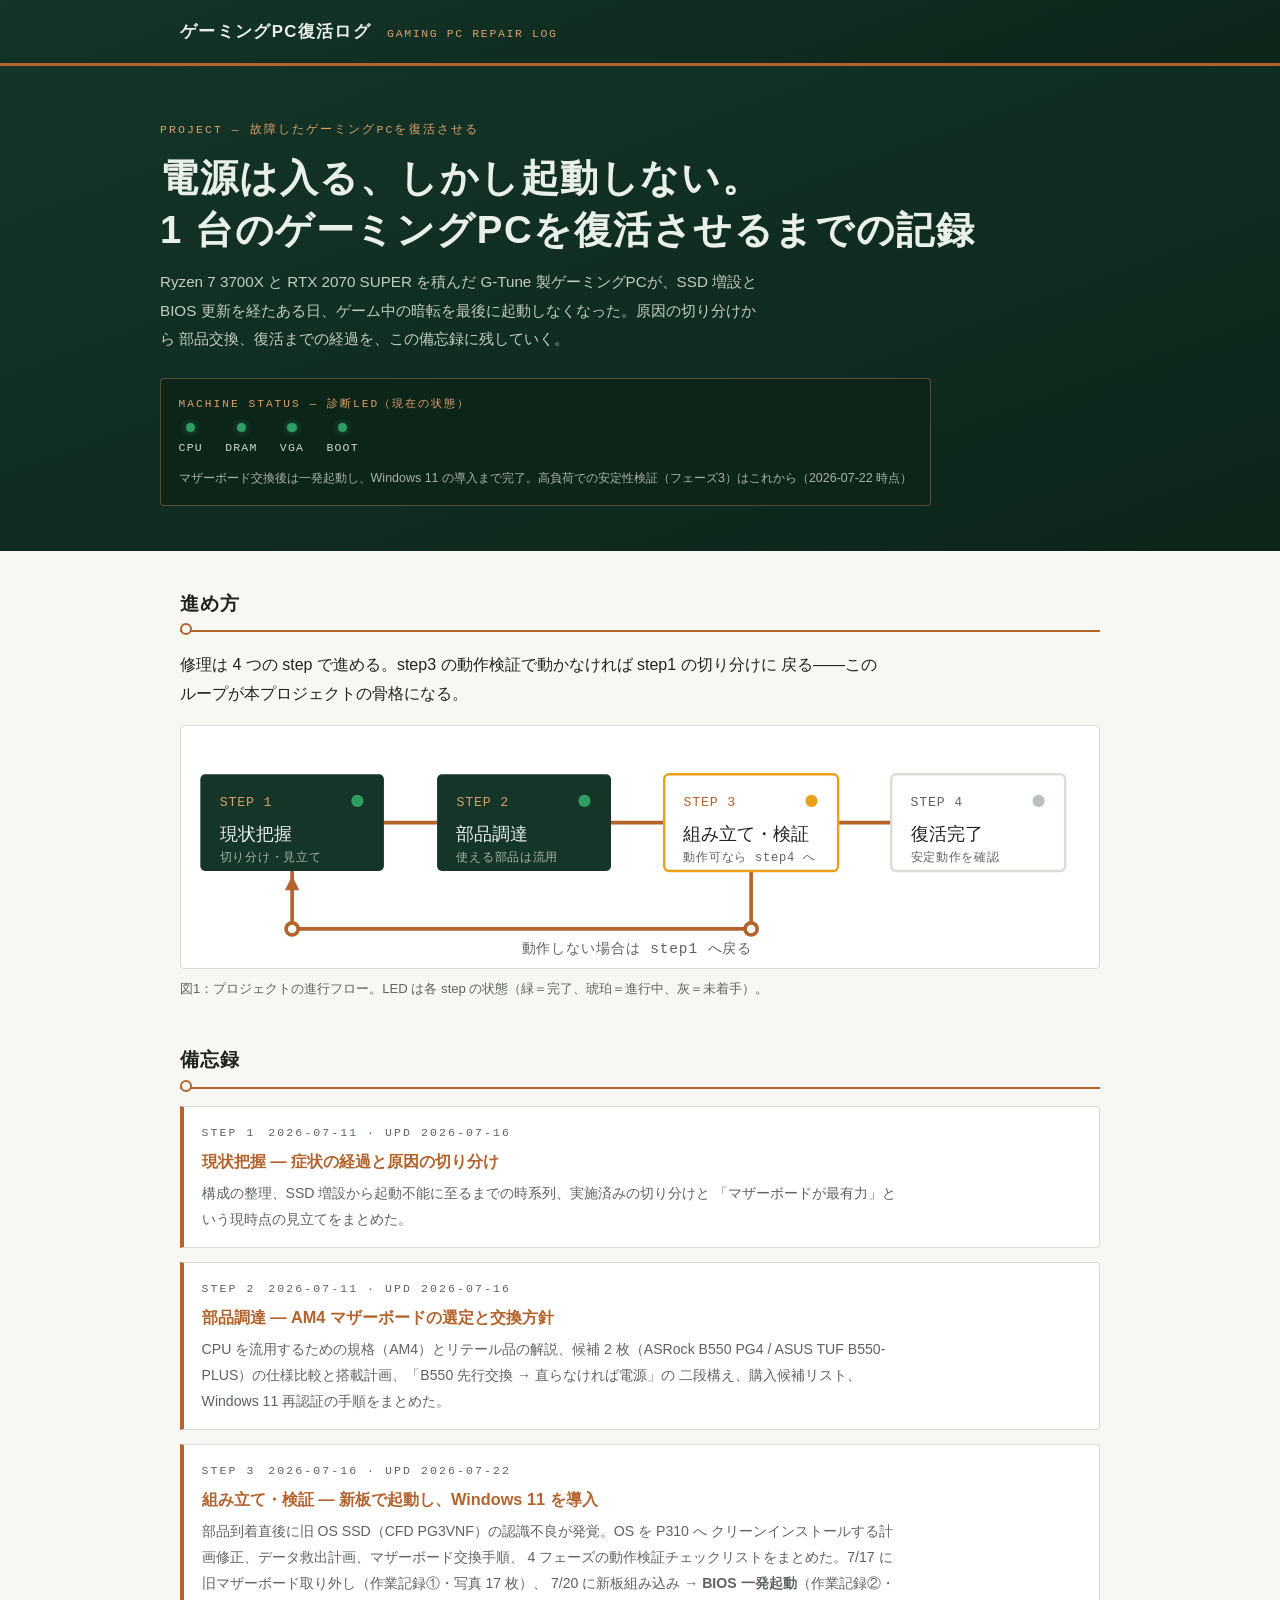
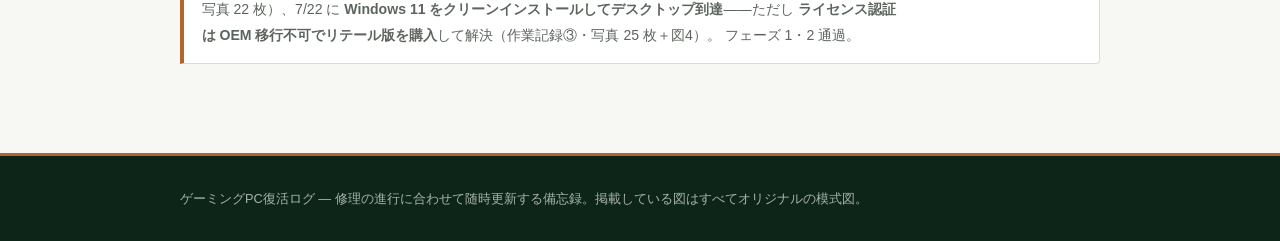
<file: docs/index.html>
<!DOCTYPE html>
<html lang="ja">
<head>
<meta charset="UTF-8">
<meta name="viewport" content="width=device-width, initial-scale=1">
<!-- Pages 配信ルート（/docs）に来た訪問者を備忘録サイト本体（site/）へ転送する -->
<meta http-equiv="refresh" content="0; url=site/">
<title>ゲーミングPC復活プロジェクト 備忘録</title>
</head>
<body>
<p>備忘録サイトへ移動しています…… 自動で切り替わらない場合は
<a href="site/">こちら</a> をクリックしてください。</p>
</body>
</html>
</file>
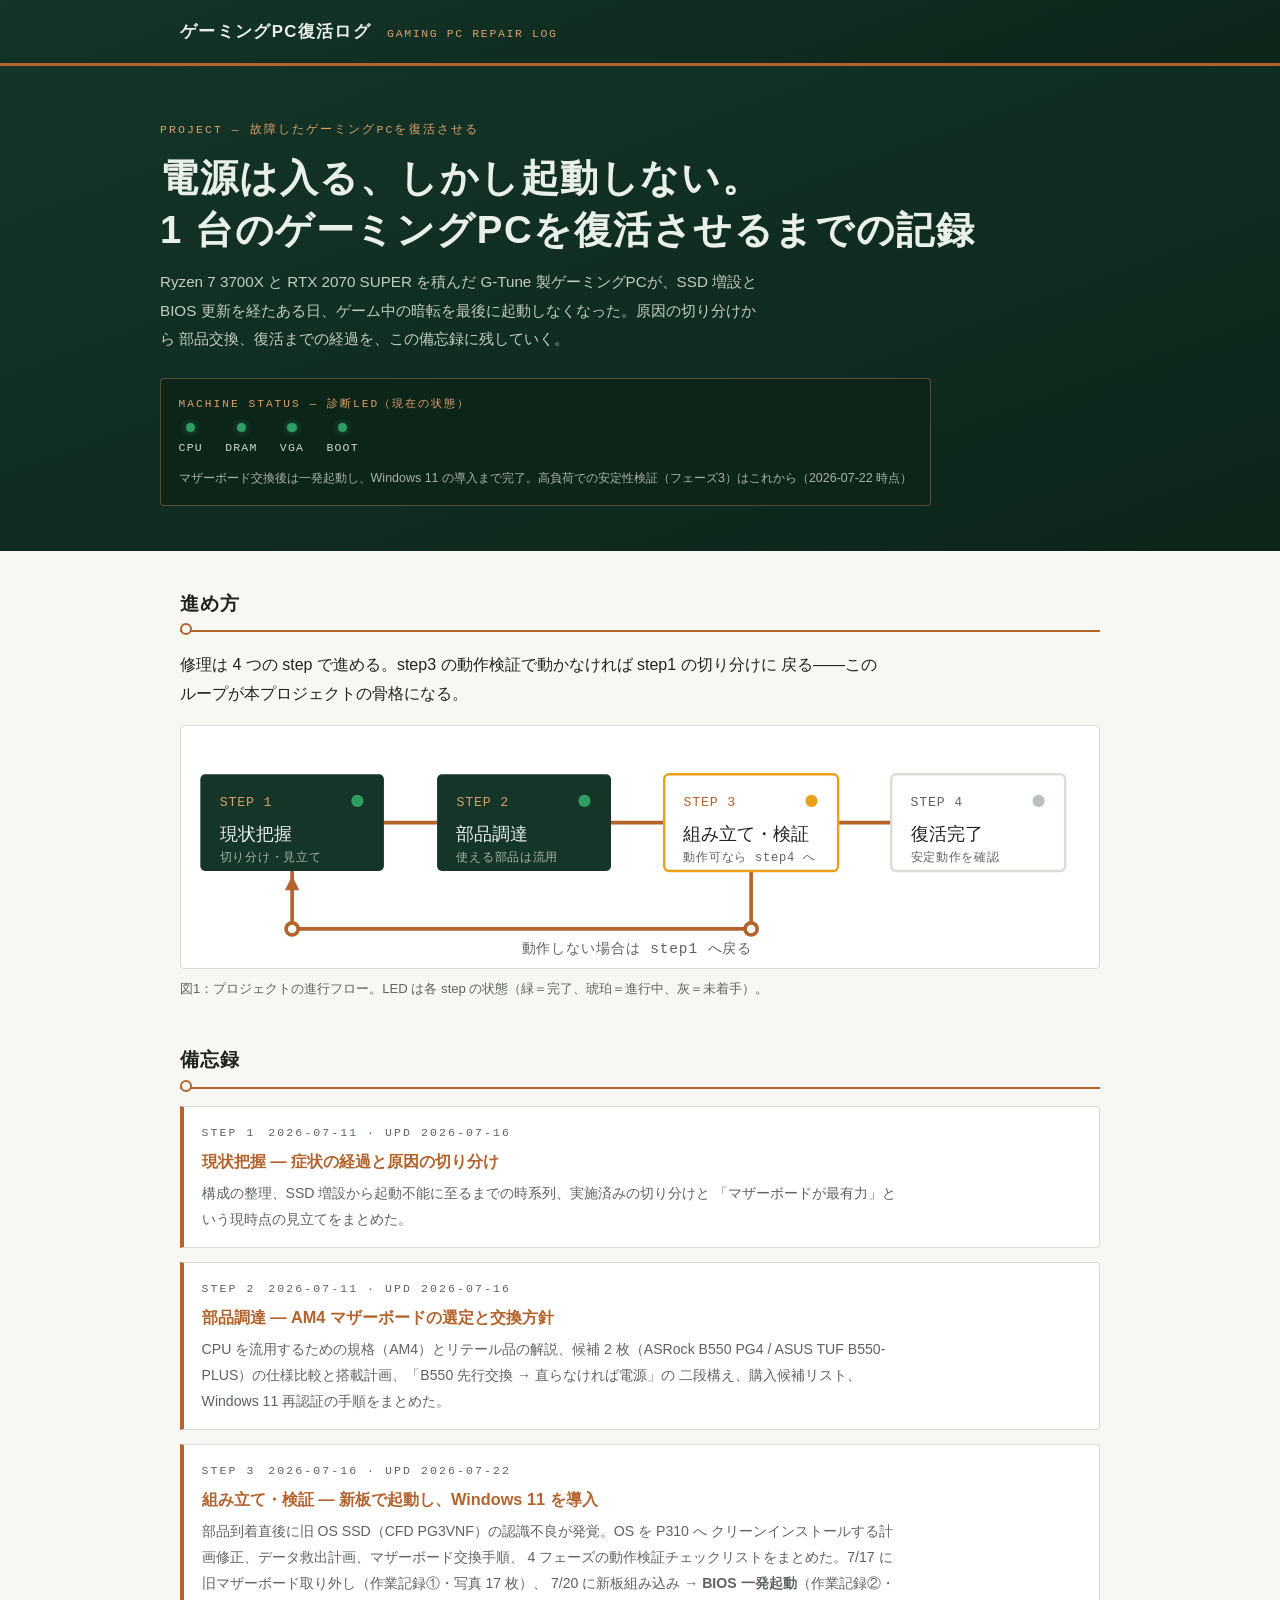
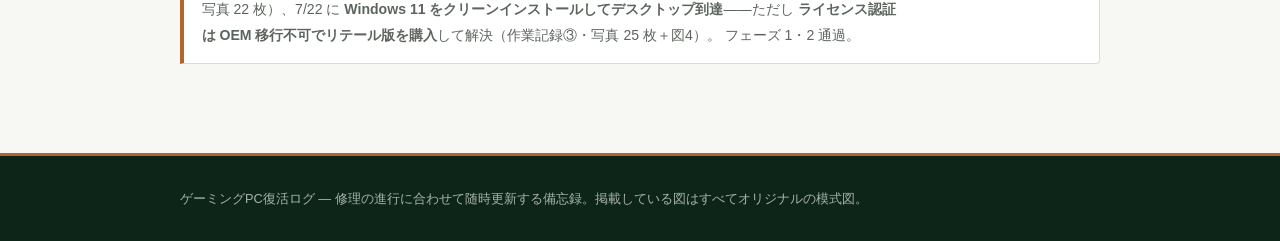
<file: docs/site/index.html>
<!DOCTYPE html>
<html lang="ja">
<head>
<meta charset="UTF-8">
<meta name="viewport" content="width=device-width, initial-scale=1">
<title>ゲーミングPC復活ログ</title>
<meta name="description" content="故障したゲーミングPC（Ryzen 7 3700X / RTX 2070 SUPER）を復活させるまでの修理備忘録">
<link rel="stylesheet" href="style.css">
</head>
<body>

<header class="site-header">
  <div class="site-header__inner">
    <p class="site-header__title"><a href="index.html">ゲーミングPC復活ログ</a></p>
    <span class="site-header__tag">GAMING PC REPAIR LOG</span>
  </div>
</header>

<section class="hero">
  <div class="hero__inner">
    <p class="silk silk--onboard">PROJECT — 故障したゲーミングPCを復活させる</p>
    <h1 class="hero__title">電源は入る、しかし起動しない。<br>1 台のゲーミングPCを復活させるまでの記録</h1>
    <p class="hero__lead">
      Ryzen 7 3700X と RTX 2070 SUPER を積んだ G-Tune 製ゲーミングPCが、SSD 増設と
      BIOS 更新を経たある日、ゲーム中の暗転を最後に起動しなくなった。原因の切り分けから
      部品交換、復活までの経過を、この備忘録に残していく。
    </p>
    <div class="status-board">
      <p class="status-board__title">MACHINE STATUS — 診断LED（現在の状態）</p>
      <ul class="status-board__leds">
        <li><span class="led led--green" aria-hidden="true"></span>CPU</li>
        <li><span class="led led--green" aria-hidden="true"></span>DRAM</li>
        <li><span class="led led--green" aria-hidden="true"></span>VGA</li>
        <li><span class="led led--green" aria-hidden="true"></span>BOOT</li>
      </ul>
      <p class="status-board__note">マザーボード交換後は一発起動し、Windows 11 の導入まで完了。高負荷での安定性検証（フェーズ3）はこれから（2026-07-22 時点）</p>
    </div>
  </div>
</section>

<main class="main">

  <section class="section">
    <h2 class="section__heading">進め方</h2>
    <p>
      修理は 4 つの step で進める。step3 の動作検証で動かなければ step1 の切り分けに
      戻る——このループが本プロジェクトの骨格になる。
    </p>
    <figure class="figure">
      <svg viewBox="0 0 760 200" role="img" aria-label="step1 現状把握 → step2 部品調達 → step3 組み立て・検証 → step4 復活完了。step3 で動作しない場合は step1 に戻る">
        <!-- 銅配線（step 間の接続） -->
        <g stroke="#b4632c" stroke-width="3" fill="none">
          <line x1="168" y1="80" x2="212" y2="80"/>
          <line x1="356" y1="80" x2="400" y2="80"/>
          <line x1="544" y1="80" x2="588" y2="80"/>
          <!-- 戻り配線：step3 → step1（90°曲げの基板配線風） -->
          <polyline points="472,120 472,168 92,168 92,120"/>
        </g>
        <!-- ヴィア（配線の端子） -->
        <g fill="#f7f7f3" stroke="#b4632c" stroke-width="3">
          <circle cx="472" cy="168" r="5"/>
          <circle cx="92" cy="168" r="5"/>
        </g>
        <!-- 戻りの矢印 -->
        <path d="M 92 124 L 86 136 L 98 136 Z" fill="#b4632c"/>
        <text x="282" y="188" class="svg-silk" font-size="12" fill="#5c655d">動作しない場合は step1 へ戻る</text>

        <!-- step ノード -->
        <g>
          <rect x="16" y="40" width="152" height="80" rx="4" fill="#143528"/>
          <text x="32" y="66" class="svg-silk" font-size="11" fill="#d9a06b">STEP 1</text>
          <circle cx="146" cy="62" r="5" fill="#2f9e63"/>
          <text x="32" y="94" font-size="15" fill="#e9efe9">現状把握</text>
          <text x="32" y="112" class="svg-silk" font-size="10" fill="#a7b4a7">切り分け・見立て</text>
        </g>
        <g>
          <rect x="212" y="40" width="144" height="80" rx="4" fill="#143528"/>
          <text x="228" y="66" class="svg-silk" font-size="11" fill="#d9a06b">STEP 2</text>
          <circle cx="334" cy="62" r="5" fill="#2f9e63"/>
          <text x="228" y="94" font-size="15" fill="#e9efe9">部品調達</text>
          <text x="228" y="112" class="svg-silk" font-size="10" fill="#a7b4a7">使える部品は流用</text>
        </g>
        <g>
          <rect x="400" y="40" width="144" height="80" rx="4" fill="#ffffff" stroke="#eba117" stroke-width="2"/>
          <text x="416" y="66" class="svg-silk" font-size="11" fill="#b4632c">STEP 3</text>
          <circle cx="522" cy="62" r="5" fill="#eba117"/>
          <text x="416" y="94" font-size="15" fill="#20241f">組み立て・検証</text>
          <text x="416" y="112" class="svg-silk" font-size="10" fill="#5c655d">動作可なら step4 へ</text>
        </g>
        <g>
          <rect x="588" y="40" width="144" height="80" rx="4" fill="#ffffff" stroke="#d8ddd5" stroke-width="2"/>
          <text x="604" y="66" class="svg-silk" font-size="11" fill="#5c655d">STEP 4</text>
          <circle cx="710" cy="62" r="5" fill="#b9c2ba"/>
          <text x="604" y="94" font-size="15" fill="#20241f">復活完了</text>
          <text x="604" y="112" class="svg-silk" font-size="10" fill="#5c655d">安定動作を確認</text>
        </g>
      </svg>
      <figcaption>
        図1：プロジェクトの進行フロー。LED は各 step の状態（緑＝完了、琥珀＝進行中、灰＝未着手）。
      </figcaption>
    </figure>
  </section>

  <section class="section">
    <h2 class="section__heading">備忘録</h2>
    <ul class="doc-list">
      <li class="doc-card">
        <div class="doc-card__meta">
          <span class="silk">STEP 1</span>
          <span class="silk">2026-07-11 · UPD 2026-07-16</span>
        </div>
        <h3 class="doc-card__title"><a href="step1-current-status.html">現状把握 — 症状の経過と原因の切り分け</a></h3>
        <p class="doc-card__desc">
          構成の整理、SSD 増設から起動不能に至るまでの時系列、実施済みの切り分けと
          「マザーボードが最有力」という現時点の見立てをまとめた。
        </p>
      </li>
      <li class="doc-card">
        <div class="doc-card__meta">
          <span class="silk">STEP 2</span>
          <span class="silk">2026-07-11 · UPD 2026-07-16</span>
        </div>
        <h3 class="doc-card__title"><a href="step2-parts-procurement.html">部品調達 — AM4 マザーボードの選定と交換方針</a></h3>
        <p class="doc-card__desc">
          CPU を流用するための規格（AM4）とリテール品の解説、候補 2 枚（ASRock B550 PG4 /
          ASUS TUF B550-PLUS）の仕様比較と搭載計画、「B550 先行交換 → 直らなければ電源」の
          二段構え、購入候補リスト、Windows 11 再認証の手順をまとめた。
        </p>
      </li>
      <li class="doc-card">
        <div class="doc-card__meta">
          <span class="silk">STEP 3</span>
          <span class="silk">2026-07-16 · UPD 2026-07-22</span>
        </div>
        <h3 class="doc-card__title"><a href="step3-assembly-verification.html">組み立て・検証 — 新板で起動し、Windows 11 を導入</a></h3>
        <p class="doc-card__desc">
          部品到着直後に旧 OS SSD（CFD PG3VNF）の認識不良が発覚。OS を P310 へ
          クリーンインストールする計画修正、データ救出計画、マザーボード交換手順、
          4 フェーズの動作検証チェックリストをまとめた。7/17 に旧マザーボード取り外し（作業記録①・写真 17 枚）、
          7/20 に新板組み込み → <strong>BIOS 一発起動</strong>（作業記録②・写真 22 枚）、7/22 に
          <strong>Windows 11 をクリーンインストールしてデスクトップ到達</strong>——ただし
          <strong>ライセンス認証は OEM 移行不可でリテール版を購入</strong>して解決（作業記録③・写真 25 枚＋図4）。
          フェーズ 1・2 通過。
        </p>
      </li>
    </ul>
  </section>

</main>

<footer class="site-footer">
  <div class="site-footer__inner">
    <p>ゲーミングPC復活ログ — 修理の進行に合わせて随時更新する備忘録。掲載している図はすべてオリジナルの模式図。</p>
  </div>
</footer>

</body>
</html>
</file>
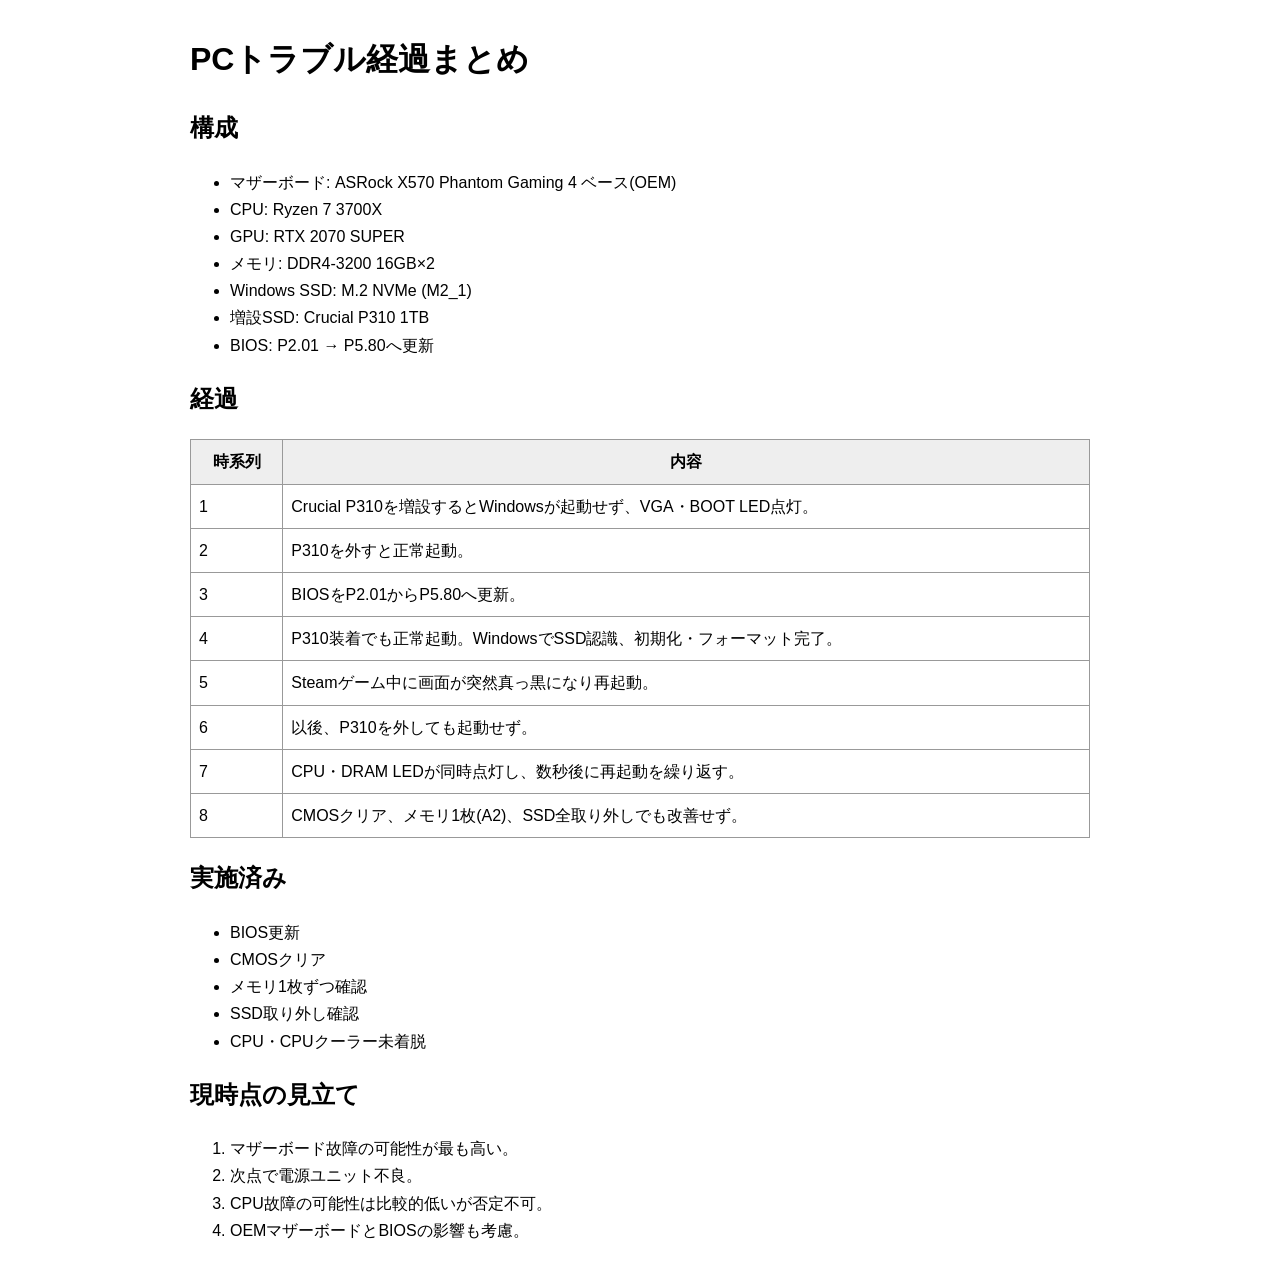
<file: docs/PCトラブル経過まとめ.html>
<!DOCTYPE html><html lang='ja'><meta charset='UTF-8'><title>PCトラブル経過まとめ</title>
<style>body{font-family:sans-serif;max-width:900px;margin:2em auto;line-height:1.7}table{border-collapse:collapse;width:100%}th,td{border:1px solid #999;padding:8px}th{background:#eee}</style>
<h1>PCトラブル経過まとめ</h1>
<h2>構成</h2>
<ul>
<li>マザーボード: ASRock X570 Phantom Gaming 4 ベース(OEM)</li>
<li>CPU: Ryzen 7 3700X</li>
<li>GPU: RTX 2070 SUPER</li>
<li>メモリ: DDR4-3200 16GB×2</li>
<li>Windows SSD: M.2 NVMe (M2_1)</li>
<li>増設SSD: Crucial P310 1TB</li>
<li>BIOS: P2.01 → P5.80へ更新</li>
</ul>
<h2>経過</h2>
<table>
<tr><th>時系列</th><th>内容</th></tr>
<tr><td>1</td><td>Crucial P310を増設するとWindowsが起動せず、VGA・BOOT LED点灯。</td></tr>
<tr><td>2</td><td>P310を外すと正常起動。</td></tr>
<tr><td>3</td><td>BIOSをP2.01からP5.80へ更新。</td></tr>
<tr><td>4</td><td>P310装着でも正常起動。WindowsでSSD認識、初期化・フォーマット完了。</td></tr>
<tr><td>5</td><td>Steamゲーム中に画面が突然真っ黒になり再起動。</td></tr>
<tr><td>6</td><td>以後、P310を外しても起動せず。</td></tr>
<tr><td>7</td><td>CPU・DRAM LEDが同時点灯し、数秒後に再起動を繰り返す。</td></tr>
<tr><td>8</td><td>CMOSクリア、メモリ1枚(A2)、SSD全取り外しでも改善せず。</td></tr>
</table>
<h2>実施済み</h2><ul>
<li>BIOS更新</li><li>CMOSクリア</li><li>メモリ1枚ずつ確認</li><li>SSD取り外し確認</li><li>CPU・CPUクーラー未着脱</li></ul>
<h2>現時点の見立て</h2>
<ol>
<li>マザーボード故障の可能性が最も高い。</li>
<li>次点で電源ユニット不良。</li>
<li>CPU故障の可能性は比較的低いが否定不可。</li>
<li>OEMマザーボードとBIOSの影響も考慮。</li>
</ol>
</html>
</file>
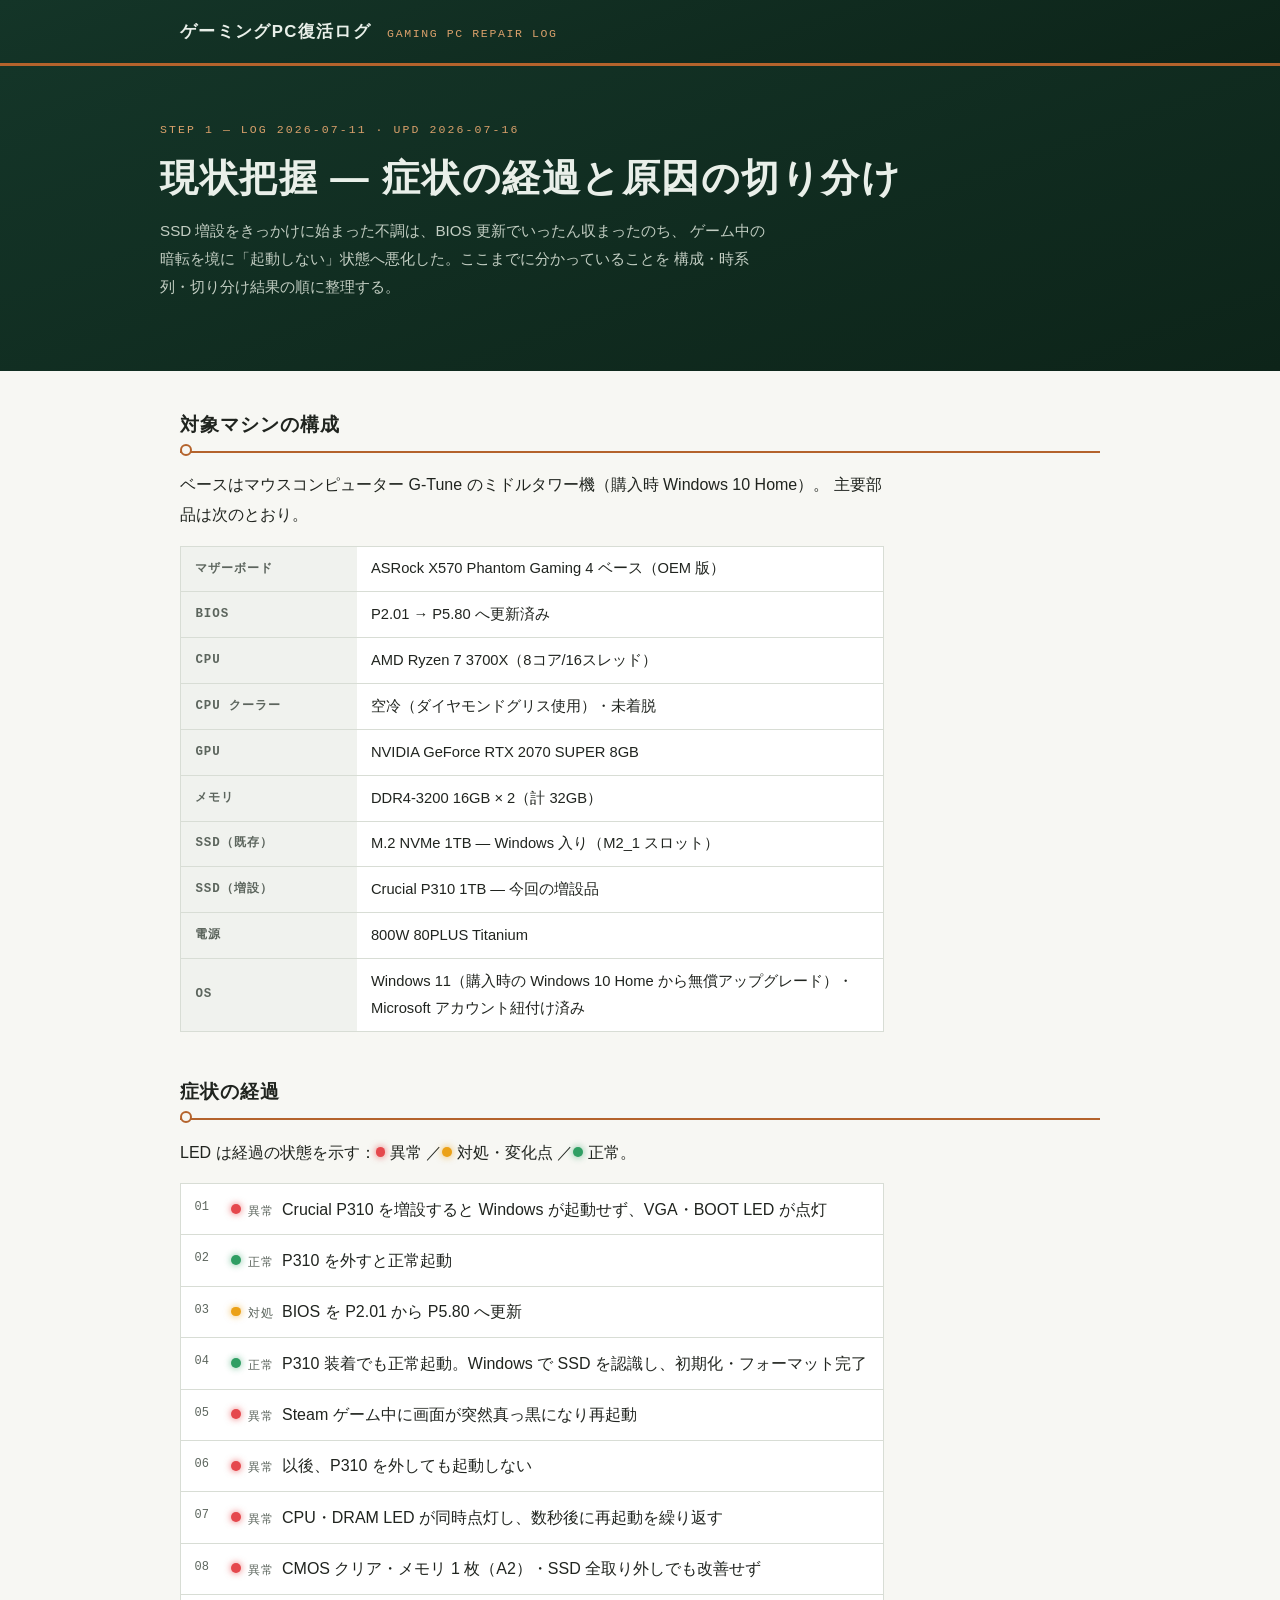
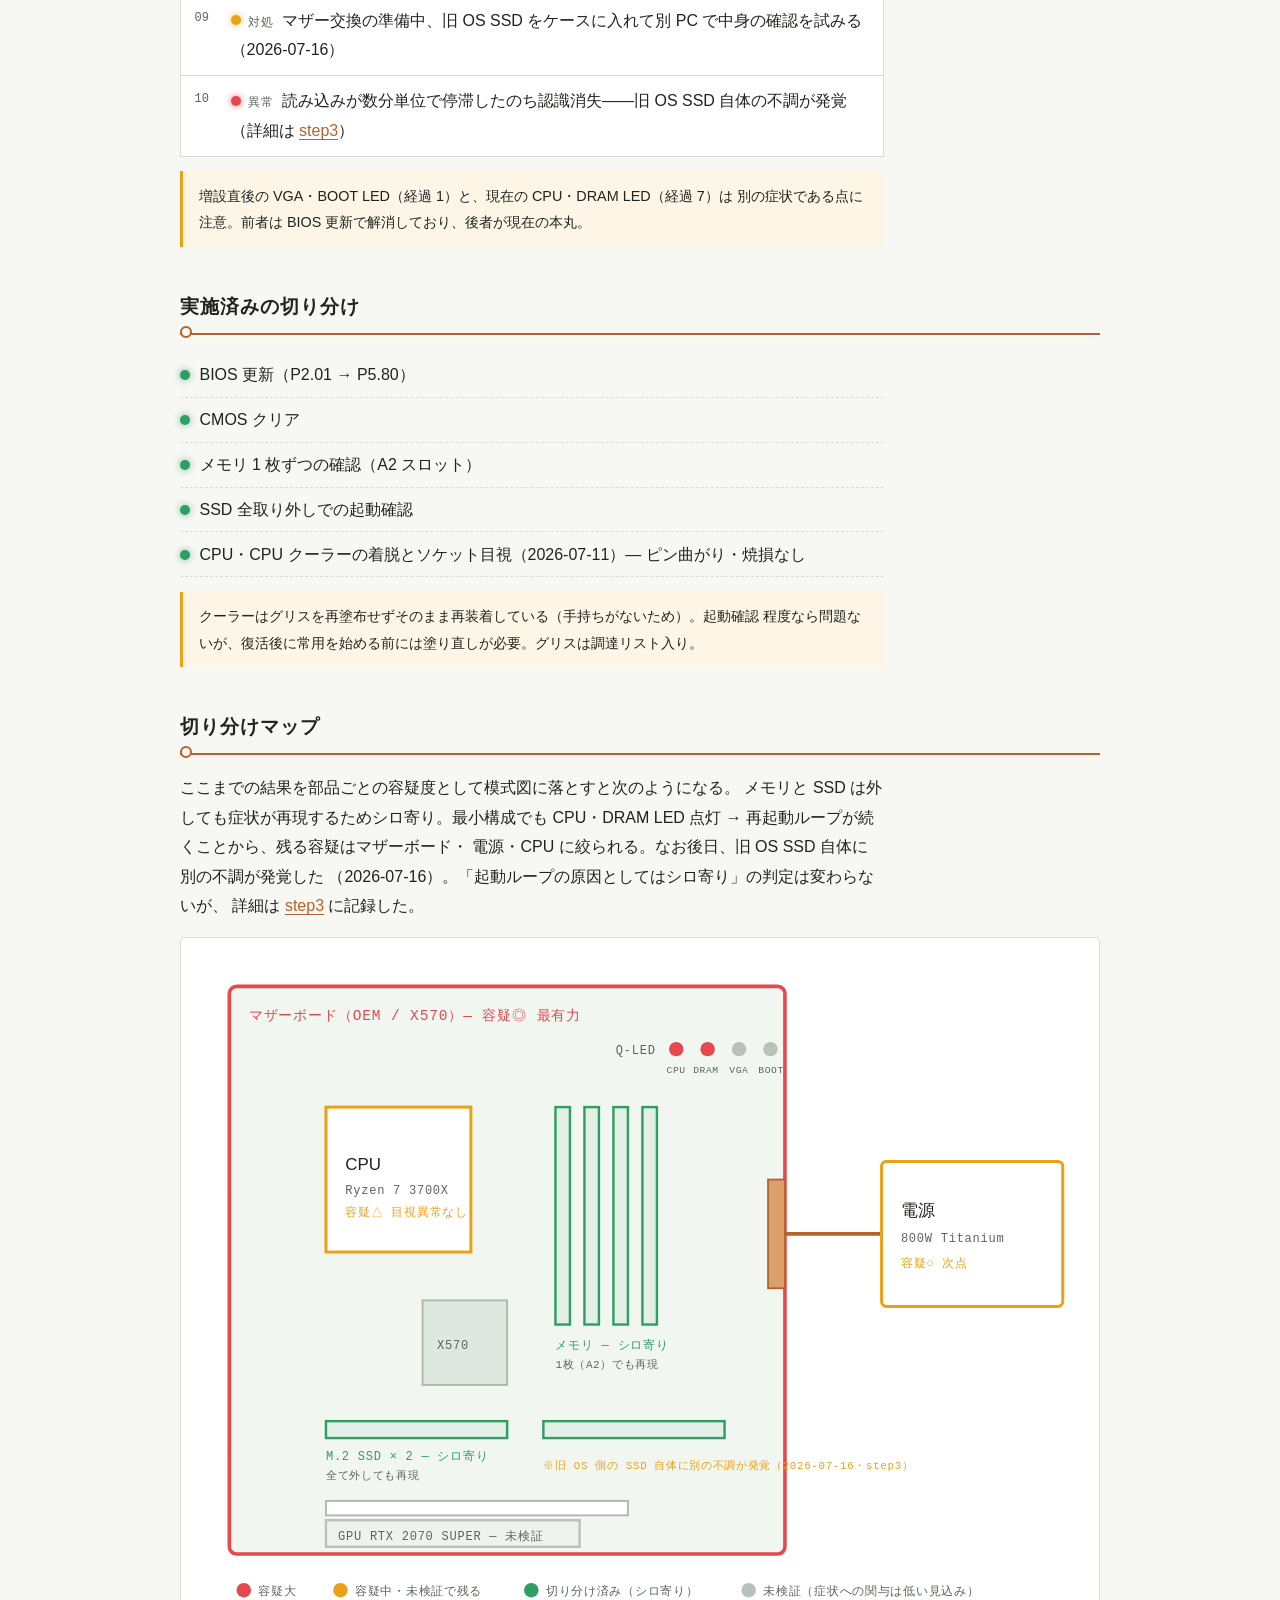
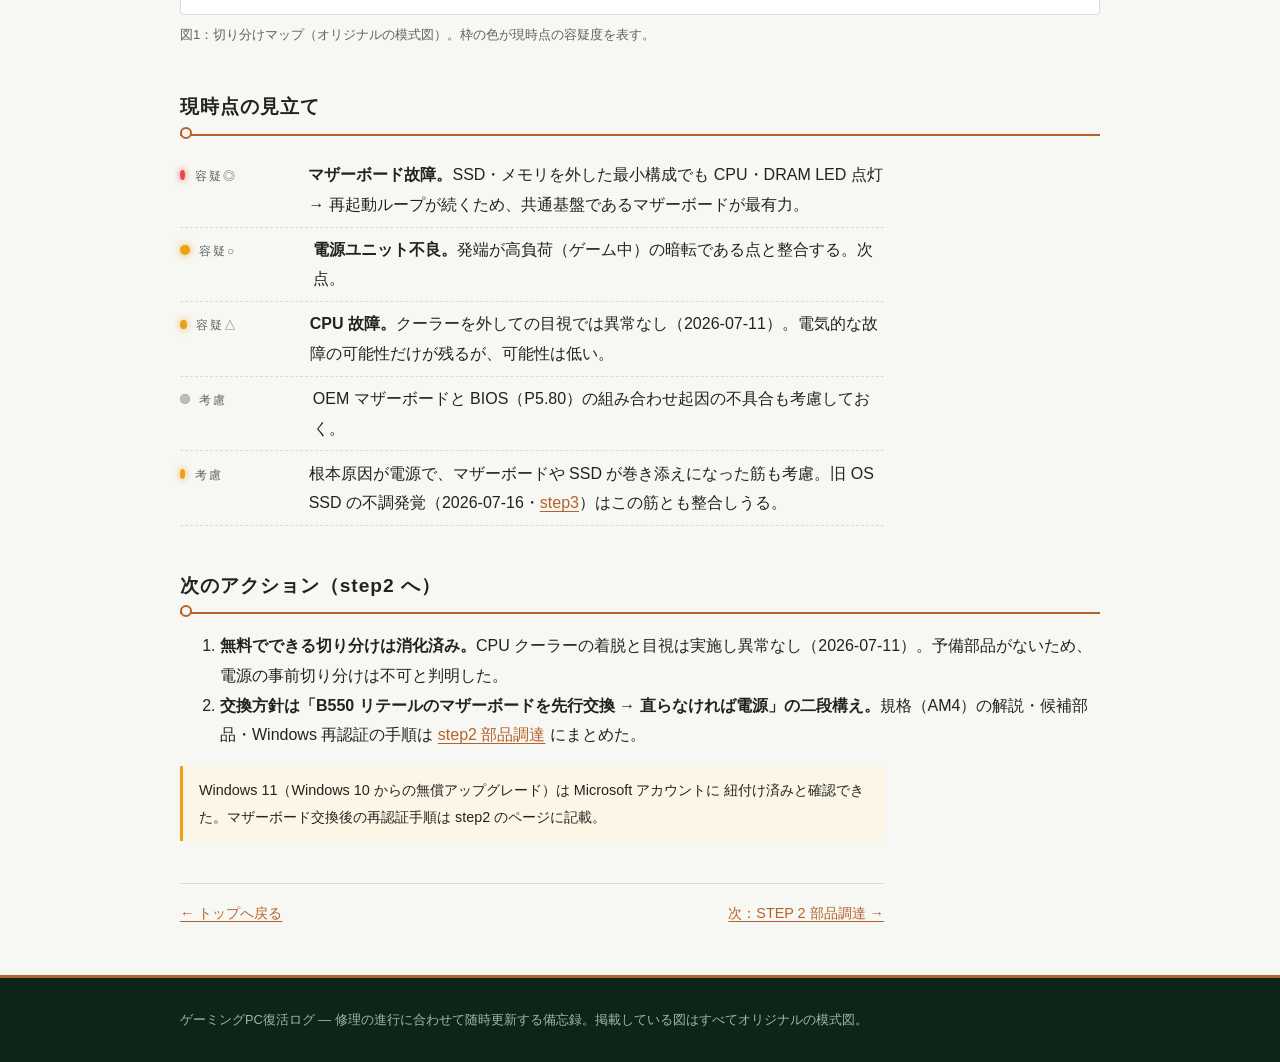
<file: docs/site/step1-current-status.html>
<!DOCTYPE html>
<html lang="ja">
<head>
<meta charset="UTF-8">
<meta name="viewport" content="width=device-width, initial-scale=1">
<title>step1 現状把握 — ゲーミングPC復活ログ</title>
<meta name="description" content="故障したゲーミングPCの構成・症状の経過・原因切り分けの記録（step1）">
<link rel="stylesheet" href="style.css">
</head>
<body>

<header class="site-header">
  <div class="site-header__inner">
    <p class="site-header__title"><a href="index.html">ゲーミングPC復活ログ</a></p>
    <span class="site-header__tag">GAMING PC REPAIR LOG</span>
  </div>
</header>

<section class="hero">
  <div class="hero__inner">
    <p class="silk silk--onboard">STEP 1 — LOG 2026-07-11 · UPD 2026-07-16</p>
    <h1 class="hero__title">現状把握 — 症状の経過と原因の切り分け</h1>
    <p class="hero__lead">
      SSD 増設をきっかけに始まった不調は、BIOS 更新でいったん収まったのち、
      ゲーム中の暗転を境に「起動しない」状態へ悪化した。ここまでに分かっていることを
      構成・時系列・切り分け結果の順に整理する。
    </p>
  </div>
</section>

<main class="main">

  <section class="section">
    <h2 class="section__heading">対象マシンの構成</h2>
    <p>
      ベースはマウスコンピューター G-Tune のミドルタワー機（購入時 Windows 10 Home）。
      主要部品は次のとおり。
    </p>
    <table class="spec-table">
      <tbody>
        <tr><th>マザーボード</th><td>ASRock X570 Phantom Gaming 4 ベース（OEM 版）</td></tr>
        <tr><th>BIOS</th><td>P2.01 → P5.80 へ更新済み</td></tr>
        <tr><th>CPU</th><td>AMD Ryzen 7 3700X（8コア/16スレッド）</td></tr>
        <tr><th>CPU クーラー</th><td>空冷（ダイヤモンドグリス使用）・未着脱</td></tr>
        <tr><th>GPU</th><td>NVIDIA GeForce RTX 2070 SUPER 8GB</td></tr>
        <tr><th>メモリ</th><td>DDR4-3200 16GB × 2（計 32GB）</td></tr>
        <tr><th>SSD（既存）</th><td>M.2 NVMe 1TB — Windows 入り（M2_1 スロット）</td></tr>
        <tr><th>SSD（増設）</th><td>Crucial P310 1TB — 今回の増設品</td></tr>
        <tr><th>電源</th><td>800W 80PLUS Titanium</td></tr>
        <tr><th>OS</th><td>Windows 11（購入時の Windows 10 Home から無償アップグレード）・Microsoft アカウント紐付け済み</td></tr>
      </tbody>
    </table>
  </section>

  <section class="section">
    <h2 class="section__heading">症状の経過</h2>
    <p>
      LED は経過の状態を示す：<span class="led led--red" aria-hidden="true"></span> 異常
      ／<span class="led led--amber" aria-hidden="true"></span> 対処・変化点
      ／<span class="led led--green" aria-hidden="true"></span> 正常。
    </p>
    <ol class="timeline">
      <li><span class="led led--red" aria-hidden="true"></span><span class="timeline__state">異常</span>Crucial P310 を増設すると Windows が起動せず、VGA・BOOT LED が点灯</li>
      <li><span class="led led--green" aria-hidden="true"></span><span class="timeline__state">正常</span>P310 を外すと正常起動</li>
      <li><span class="led led--amber" aria-hidden="true"></span><span class="timeline__state">対処</span>BIOS を P2.01 から P5.80 へ更新</li>
      <li><span class="led led--green" aria-hidden="true"></span><span class="timeline__state">正常</span>P310 装着でも正常起動。Windows で SSD を認識し、初期化・フォーマット完了</li>
      <li><span class="led led--red" aria-hidden="true"></span><span class="timeline__state">異常</span>Steam ゲーム中に画面が突然真っ黒になり再起動</li>
      <li><span class="led led--red" aria-hidden="true"></span><span class="timeline__state">異常</span>以後、P310 を外しても起動しない</li>
      <li><span class="led led--red" aria-hidden="true"></span><span class="timeline__state">異常</span>CPU・DRAM LED が同時点灯し、数秒後に再起動を繰り返す</li>
      <li><span class="led led--red" aria-hidden="true"></span><span class="timeline__state">異常</span>CMOS クリア・メモリ 1 枚（A2）・SSD 全取り外しでも改善せず</li>
      <li><span class="led led--amber" aria-hidden="true"></span><span class="timeline__state">対処</span>マザー交換の準備中、旧 OS SSD をケースに入れて別 PC で中身の確認を試みる（2026-07-16）</li>
      <li><span class="led led--red" aria-hidden="true"></span><span class="timeline__state">異常</span>読み込みが数分単位で停滞したのち認識消失——旧 OS SSD 自体の不調が発覚（詳細は <a href="step3-assembly-verification.html">step3</a>）</li>
    </ol>
    <p class="note">
      増設直後の VGA・BOOT LED（経過 1）と、現在の CPU・DRAM LED（経過 7）は
      別の症状である点に注意。前者は BIOS 更新で解消しており、後者が現在の本丸。
    </p>
  </section>

  <section class="section">
    <h2 class="section__heading">実施済みの切り分け</h2>
    <ul class="check-list">
      <li><span class="led led--green" aria-hidden="true"></span>BIOS 更新（P2.01 → P5.80）</li>
      <li><span class="led led--green" aria-hidden="true"></span>CMOS クリア</li>
      <li><span class="led led--green" aria-hidden="true"></span>メモリ 1 枚ずつの確認（A2 スロット）</li>
      <li><span class="led led--green" aria-hidden="true"></span>SSD 全取り外しでの起動確認</li>
      <li><span class="led led--green" aria-hidden="true"></span>CPU・CPU クーラーの着脱とソケット目視（2026-07-11）— ピン曲がり・焼損なし</li>
    </ul>
    <p class="note">
      クーラーはグリスを再塗布せずそのまま再装着している（手持ちがないため）。起動確認
      程度なら問題ないが、復活後に常用を始める前には塗り直しが必要。グリスは調達リスト入り。
    </p>
  </section>

  <section class="section">
    <h2 class="section__heading">切り分けマップ</h2>
    <p>
      ここまでの結果を部品ごとの容疑度として模式図に落とすと次のようになる。
      メモリと SSD は外しても症状が再現するためシロ寄り。最小構成でも
      CPU・DRAM LED 点灯 → 再起動ループが続くことから、残る容疑はマザーボード・
      電源・CPU に絞られる。なお後日、旧 OS SSD 自体に別の不調が発覚した
      （2026-07-16）。「起動ループの原因としてはシロ寄り」の判定は変わらないが、
      詳細は <a href="step3-assembly-verification.html">step3</a> に記録した。
    </p>
    <figure class="figure">
      <svg viewBox="0 0 760 560" role="img" aria-label="マザーボードの模式図。マザーボード本体が容疑大（赤）、電源と CPU が容疑中（琥珀）、メモリと SSD は切り分け済みでシロ寄り（緑）、GPU は未検証（灰）">
        <!-- 基板本体（容疑大） -->
        <rect x="40" y="40" width="460" height="470" rx="6" fill="#f2f6f1" stroke="#e5484d" stroke-width="3"/>
        <text x="56" y="68" class="svg-silk" font-size="12" fill="#e5484d">マザーボード（OEM / X570）— 容疑◎ 最有力</text>

        <!-- 診断LEDクラスタ（基板右上） -->
        <g>
          <text x="360" y="96" class="svg-silk" font-size="10" fill="#5c655d">Q-LED</text>
          <circle cx="410" cy="92" r="6" fill="#e5484d"/>
          <circle cx="436" cy="92" r="6" fill="#e5484d"/>
          <circle cx="462" cy="92" r="6" fill="#b9c2ba"/>
          <circle cx="488" cy="92" r="6" fill="#b9c2ba"/>
          <text x="402" y="112" class="svg-silk" font-size="8" fill="#5c655d">CPU</text>
          <text x="424" y="112" class="svg-silk" font-size="8" fill="#5c655d">DRAM</text>
          <text x="454" y="112" class="svg-silk" font-size="8" fill="#5c655d">VGA</text>
          <text x="478" y="112" class="svg-silk" font-size="8" fill="#5c655d">BOOT</text>
        </g>

        <!-- CPU ソケット（容疑中・未検証） -->
        <rect x="120" y="140" width="120" height="120" fill="#ffffff" stroke="#eba117" stroke-width="2.5"/>
        <text x="136" y="192" font-size="14" fill="#20241f">CPU</text>
        <text x="136" y="212" class="svg-silk" font-size="10" fill="#5c655d">Ryzen 7 3700X</text>
        <text x="136" y="230" class="svg-silk" font-size="10" fill="#eba117">容疑△ 目視異常なし</text>

        <!-- メモリスロット（シロ寄り） -->
        <g>
          <rect x="310" y="140" width="12" height="180" fill="#e3efe6" stroke="#2f9e63" stroke-width="2"/>
          <rect x="334" y="140" width="12" height="180" fill="#e3efe6" stroke="#2f9e63" stroke-width="2"/>
          <rect x="358" y="140" width="12" height="180" fill="#e3efe6" stroke="#2f9e63" stroke-width="2"/>
          <rect x="382" y="140" width="12" height="180" fill="#e3efe6" stroke="#2f9e63" stroke-width="2"/>
          <text x="310" y="340" class="svg-silk" font-size="10" fill="#2f9e63">メモリ — シロ寄り</text>
          <text x="310" y="356" class="svg-silk" font-size="9" fill="#5c655d">1枚（A2）でも再現</text>
        </g>

        <!-- チップセット -->
        <rect x="200" y="300" width="70" height="70" fill="#dfe8e0" stroke="#a9b8ab" stroke-width="1.5"/>
        <text x="212" y="340" class="svg-silk" font-size="10" fill="#5c655d">X570</text>

        <!-- M.2 スロット（シロ寄り） -->
        <g>
          <rect x="120" y="400" width="150" height="14" fill="#e3efe6" stroke="#2f9e63" stroke-width="2"/>
          <rect x="300" y="400" width="150" height="14" fill="#e3efe6" stroke="#2f9e63" stroke-width="2"/>
          <text x="120" y="432" class="svg-silk" font-size="10" fill="#2f9e63">M.2 SSD × 2 — シロ寄り</text>
          <text x="120" y="448" class="svg-silk" font-size="9" fill="#5c655d">全て外しても再現</text>
          <text x="300" y="440" class="svg-silk" font-size="9" fill="#eba117">※旧 OS 側の SSD 自体に別の不調が発覚（2026-07-16・step3）</text>
        </g>

        <!-- PCIe スロットと GPU（未検証） -->
        <g>
          <rect x="120" y="466" width="250" height="12" fill="#ffffff" stroke="#a9b8ab" stroke-width="1.5"/>
          <rect x="120" y="482" width="210" height="22" fill="#f0f2ee" stroke="#b9c2ba" stroke-width="2"/>
          <text x="130" y="498" class="svg-silk" font-size="10" fill="#5c655d">GPU RTX 2070 SUPER — 未検証</text>
        </g>

        <!-- 24pin コネクタと電源（容疑中） -->
        <rect x="486" y="200" width="14" height="90" fill="#d9a06b" stroke="#b4632c" stroke-width="1.5"/>
        <line x1="500" y1="245" x2="580" y2="245" stroke="#b4632c" stroke-width="3"/>
        <g>
          <rect x="580" y="185" width="150" height="120" rx="4" fill="#ffffff" stroke="#eba117" stroke-width="2.5"/>
          <text x="596" y="230" font-size="14" fill="#20241f">電源</text>
          <text x="596" y="252" class="svg-silk" font-size="10" fill="#5c655d">800W Titanium</text>
          <text x="596" y="272" class="svg-silk" font-size="10" fill="#eba117">容疑○ 次点</text>
        </g>

        <!-- 凡例 -->
        <g>
          <circle cx="52" cy="540" r="6" fill="#e5484d"/>
          <text x="64" y="544" class="svg-silk" font-size="10" fill="#5c655d">容疑大</text>
          <circle cx="132" cy="540" r="6" fill="#eba117"/>
          <text x="144" y="544" class="svg-silk" font-size="10" fill="#5c655d">容疑中・未検証で残る</text>
          <circle cx="290" cy="540" r="6" fill="#2f9e63"/>
          <text x="302" y="544" class="svg-silk" font-size="10" fill="#5c655d">切り分け済み（シロ寄り）</text>
          <circle cx="470" cy="540" r="6" fill="#b9c2ba"/>
          <text x="482" y="544" class="svg-silk" font-size="10" fill="#5c655d">未検証（症状への関与は低い見込み）</text>
        </g>
      </svg>
      <figcaption>
        図1：切り分けマップ（オリジナルの模式図）。枠の色が現時点の容疑度を表す。
      </figcaption>
    </figure>
  </section>

  <section class="section">
    <h2 class="section__heading">現時点の見立て</h2>
    <ul class="suspect-list">
      <li>
        <span class="led led--red" aria-hidden="true"></span>
        <span class="silk">容疑◎</span>
        <span><strong>マザーボード故障。</strong>SSD・メモリを外した最小構成でも CPU・DRAM LED 点灯 → 再起動ループが続くため、共通基盤であるマザーボードが最有力。</span>
      </li>
      <li>
        <span class="led led--amber" aria-hidden="true"></span>
        <span class="silk">容疑○</span>
        <span><strong>電源ユニット不良。</strong>発端が高負荷（ゲーム中）の暗転である点と整合する。次点。</span>
      </li>
      <li>
        <span class="led led--amber" aria-hidden="true"></span>
        <span class="silk">容疑△</span>
        <span><strong>CPU 故障。</strong>クーラーを外しての目視では異常なし（2026-07-11）。電気的な故障の可能性だけが残るが、可能性は低い。</span>
      </li>
      <li>
        <span class="led" aria-hidden="true"></span>
        <span class="silk">考慮</span>
        <span>OEM マザーボードと BIOS（P5.80）の組み合わせ起因の不具合も考慮しておく。</span>
      </li>
      <li>
        <span class="led led--amber" aria-hidden="true"></span>
        <span class="silk">考慮</span>
        <span>根本原因が電源で、マザーボードや SSD が巻き添えになった筋も考慮。旧 OS SSD の不調発覚（2026-07-16・<a href="step3-assembly-verification.html">step3</a>）はこの筋とも整合しうる。</span>
      </li>
    </ul>
  </section>

  <section class="section">
    <h2 class="section__heading">次のアクション（step2 へ）</h2>
    <ol>
      <li><strong>無料でできる切り分けは消化済み。</strong>CPU クーラーの着脱と目視は実施し異常なし（2026-07-11）。予備部品がないため、電源の事前切り分けは不可と判明した。</li>
      <li><strong>交換方針は「B550 リテールのマザーボードを先行交換 → 直らなければ電源」の二段構え。</strong>規格（AM4）の解説・候補部品・Windows 再認証の手順は <a href="step2-parts-procurement.html">step2 部品調達</a> にまとめた。</li>
    </ol>
    <p class="note">
      Windows 11（Windows 10 からの無償アップグレード）は Microsoft アカウントに
      紐付け済みと確認できた。マザーボード交換後の再認証手順は step2 のページに記載。
    </p>
  </section>

  <nav class="page-nav">
    <a href="index.html">← トップへ戻る</a>
    <a href="step2-parts-procurement.html">次：STEP 2 部品調達 →</a>
  </nav>

</main>

<footer class="site-footer">
  <div class="site-footer__inner">
    <p>ゲーミングPC復活ログ — 修理の進行に合わせて随時更新する備忘録。掲載している図はすべてオリジナルの模式図。</p>
  </div>
</footer>

</body>
</html>
</file>
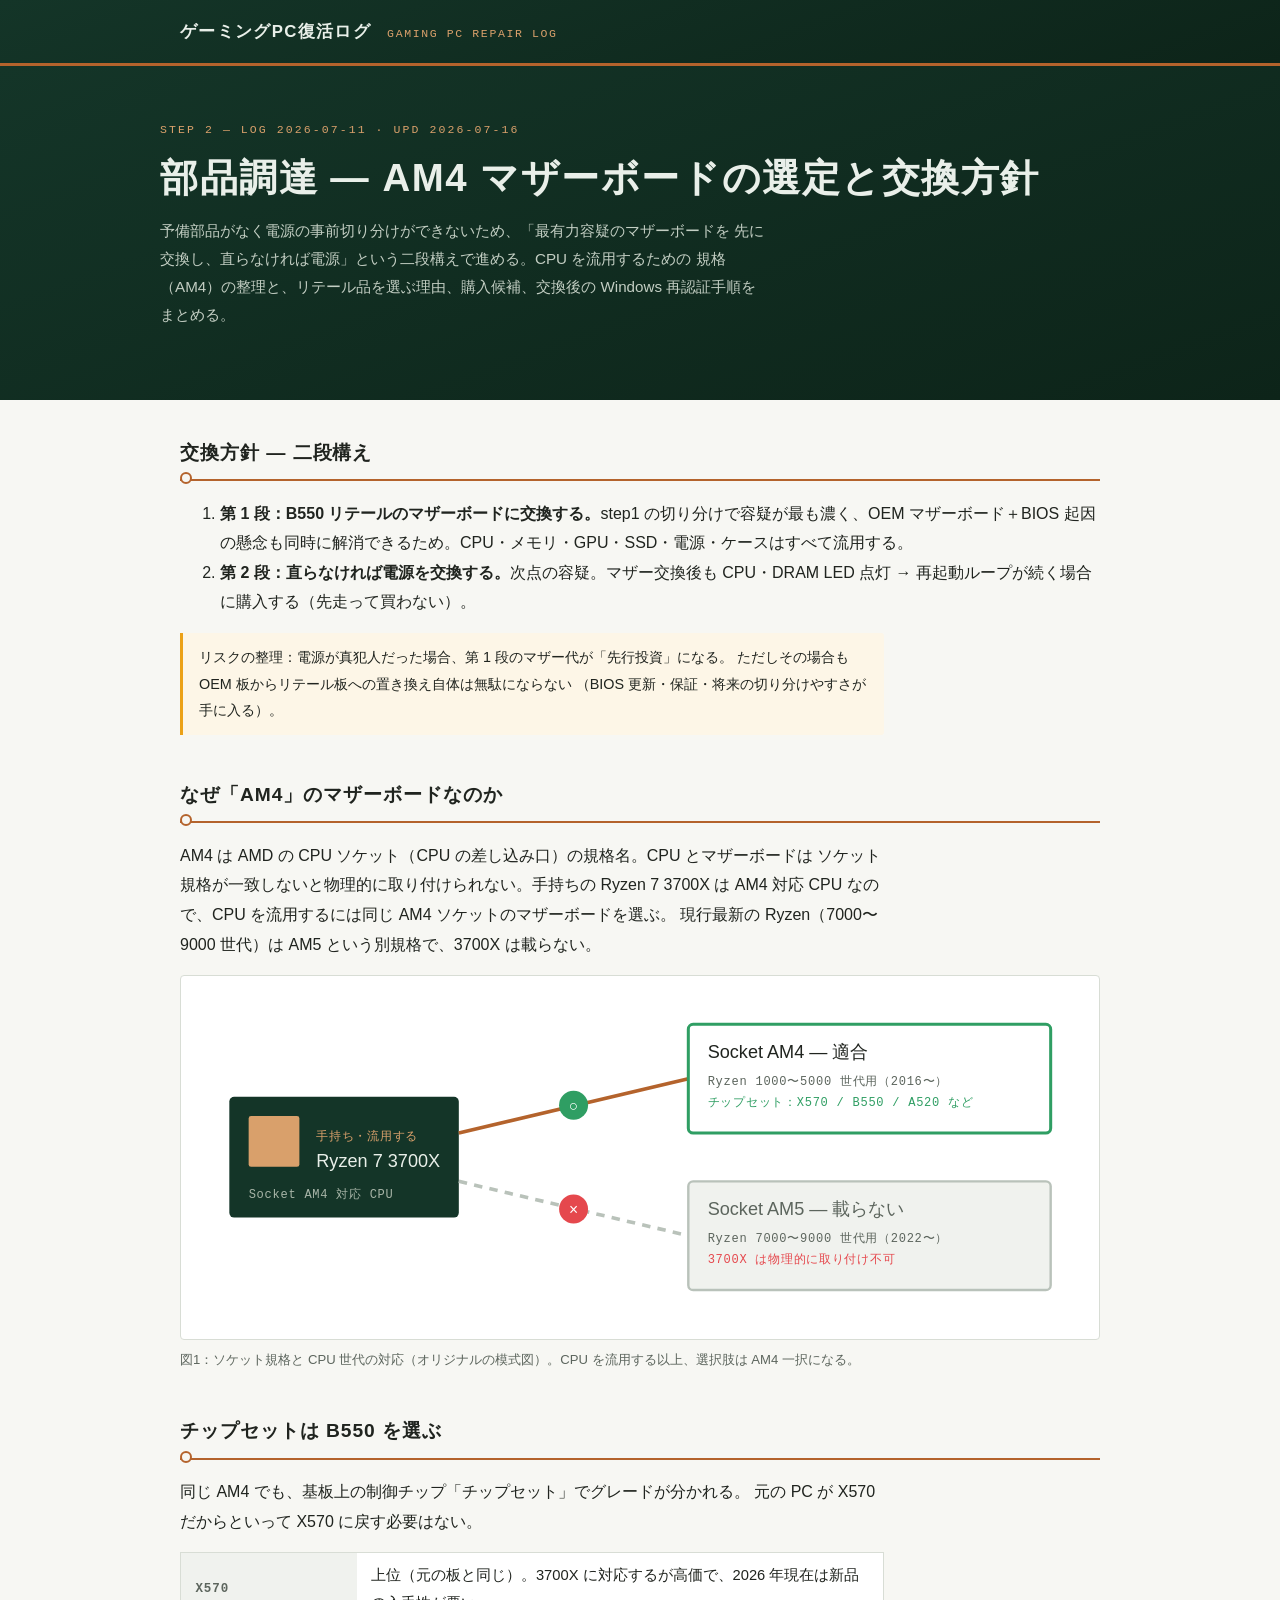
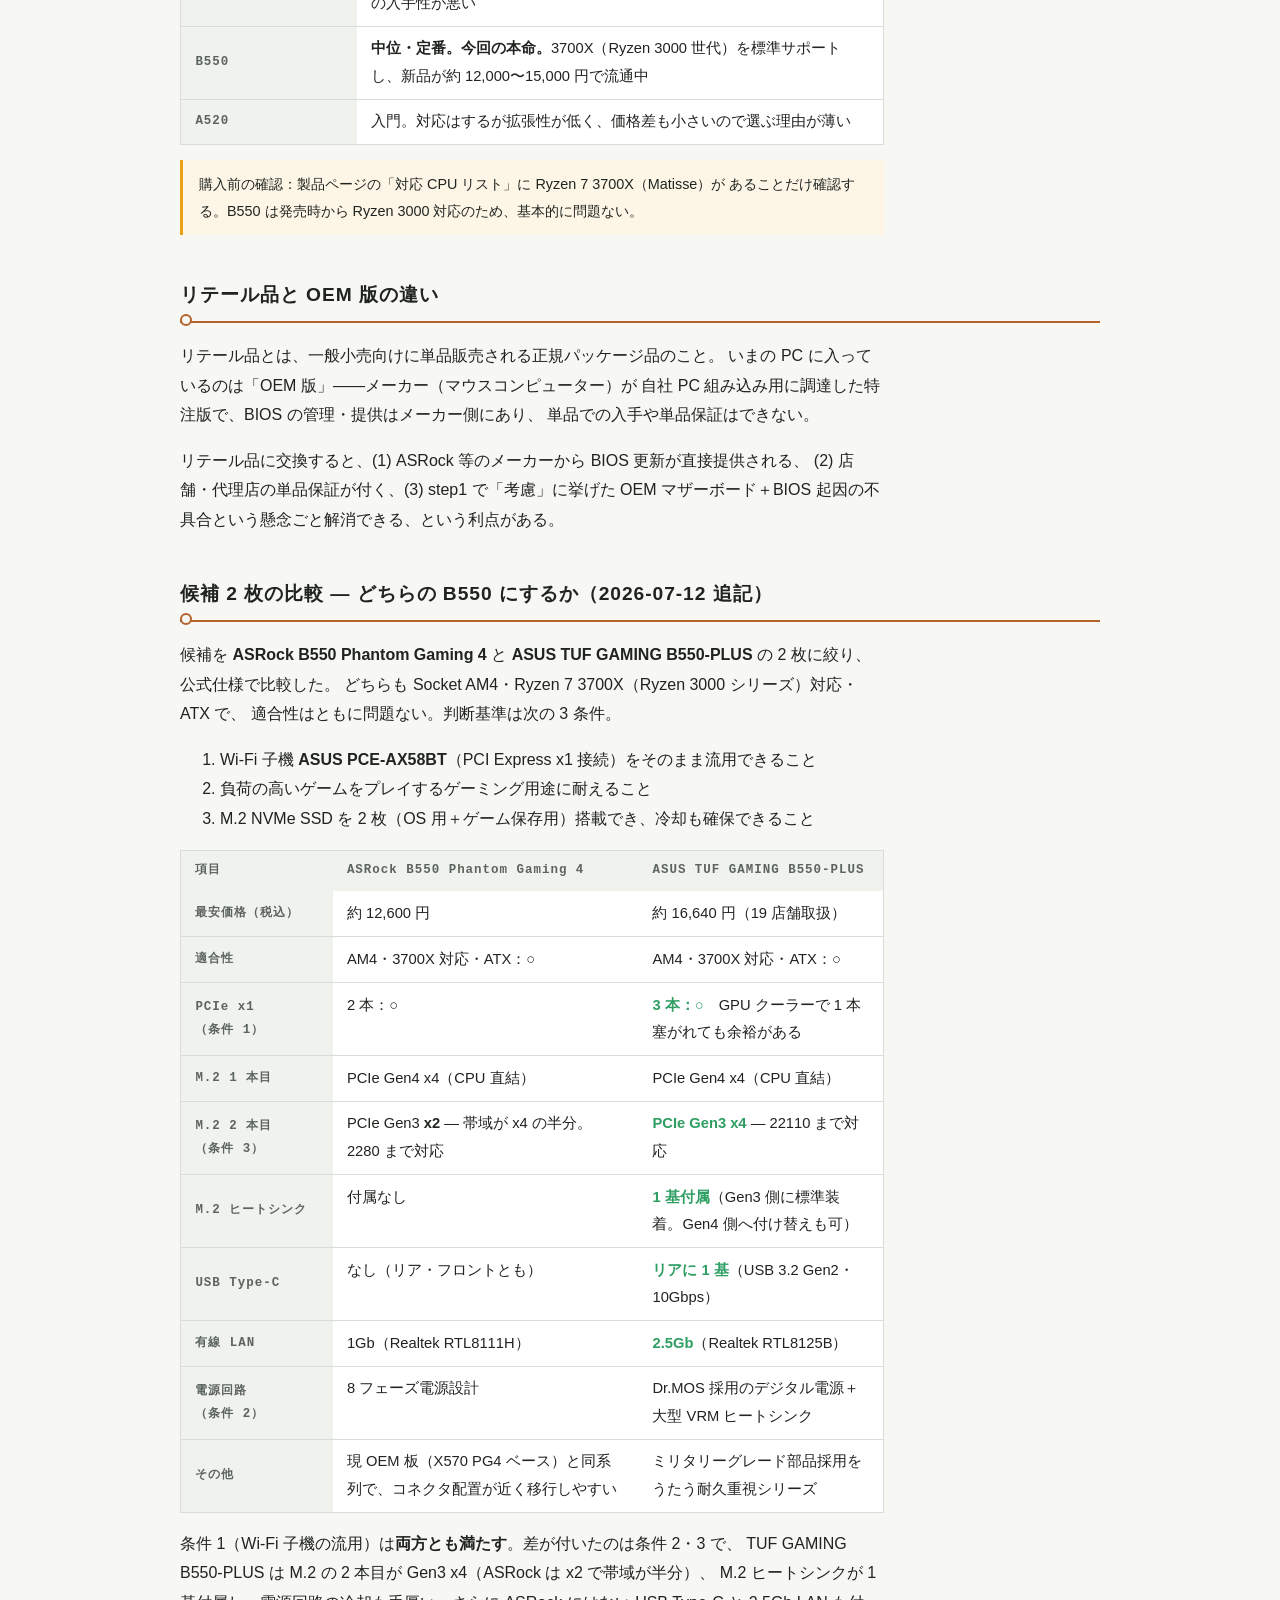
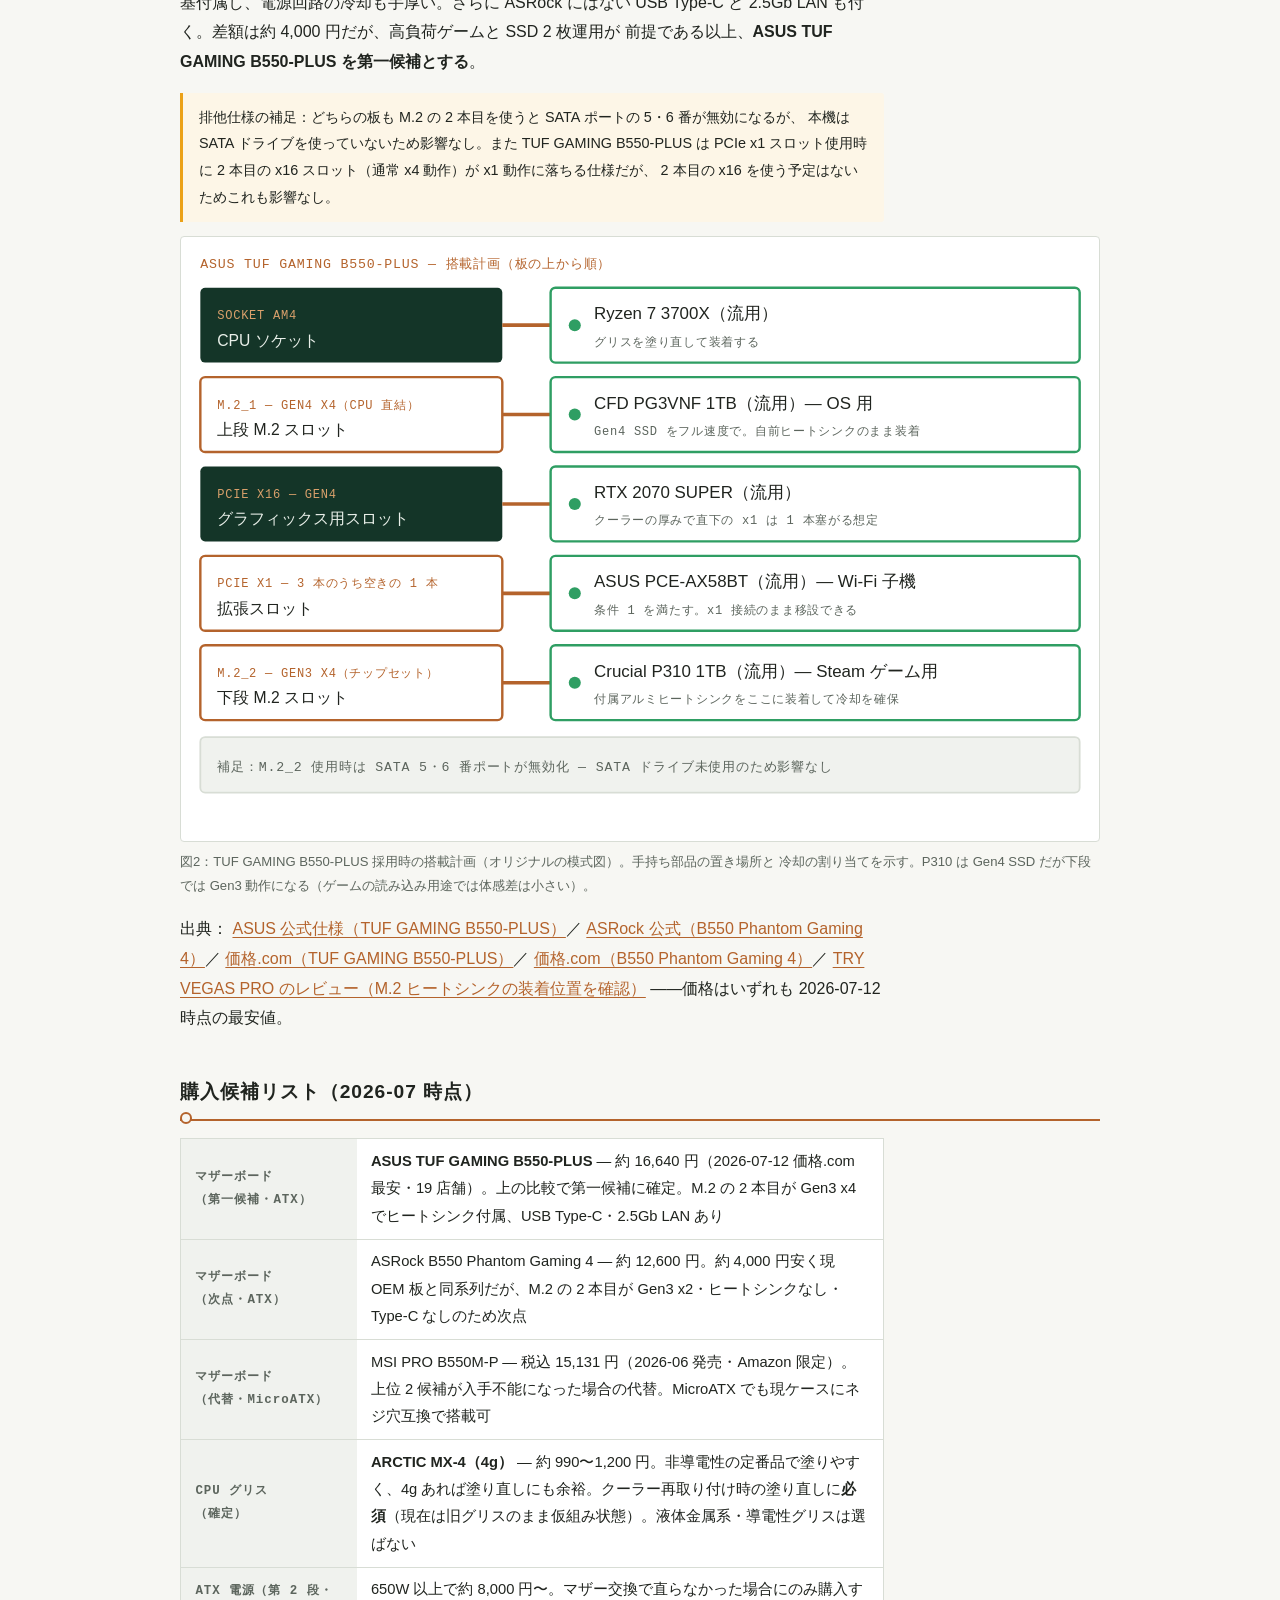
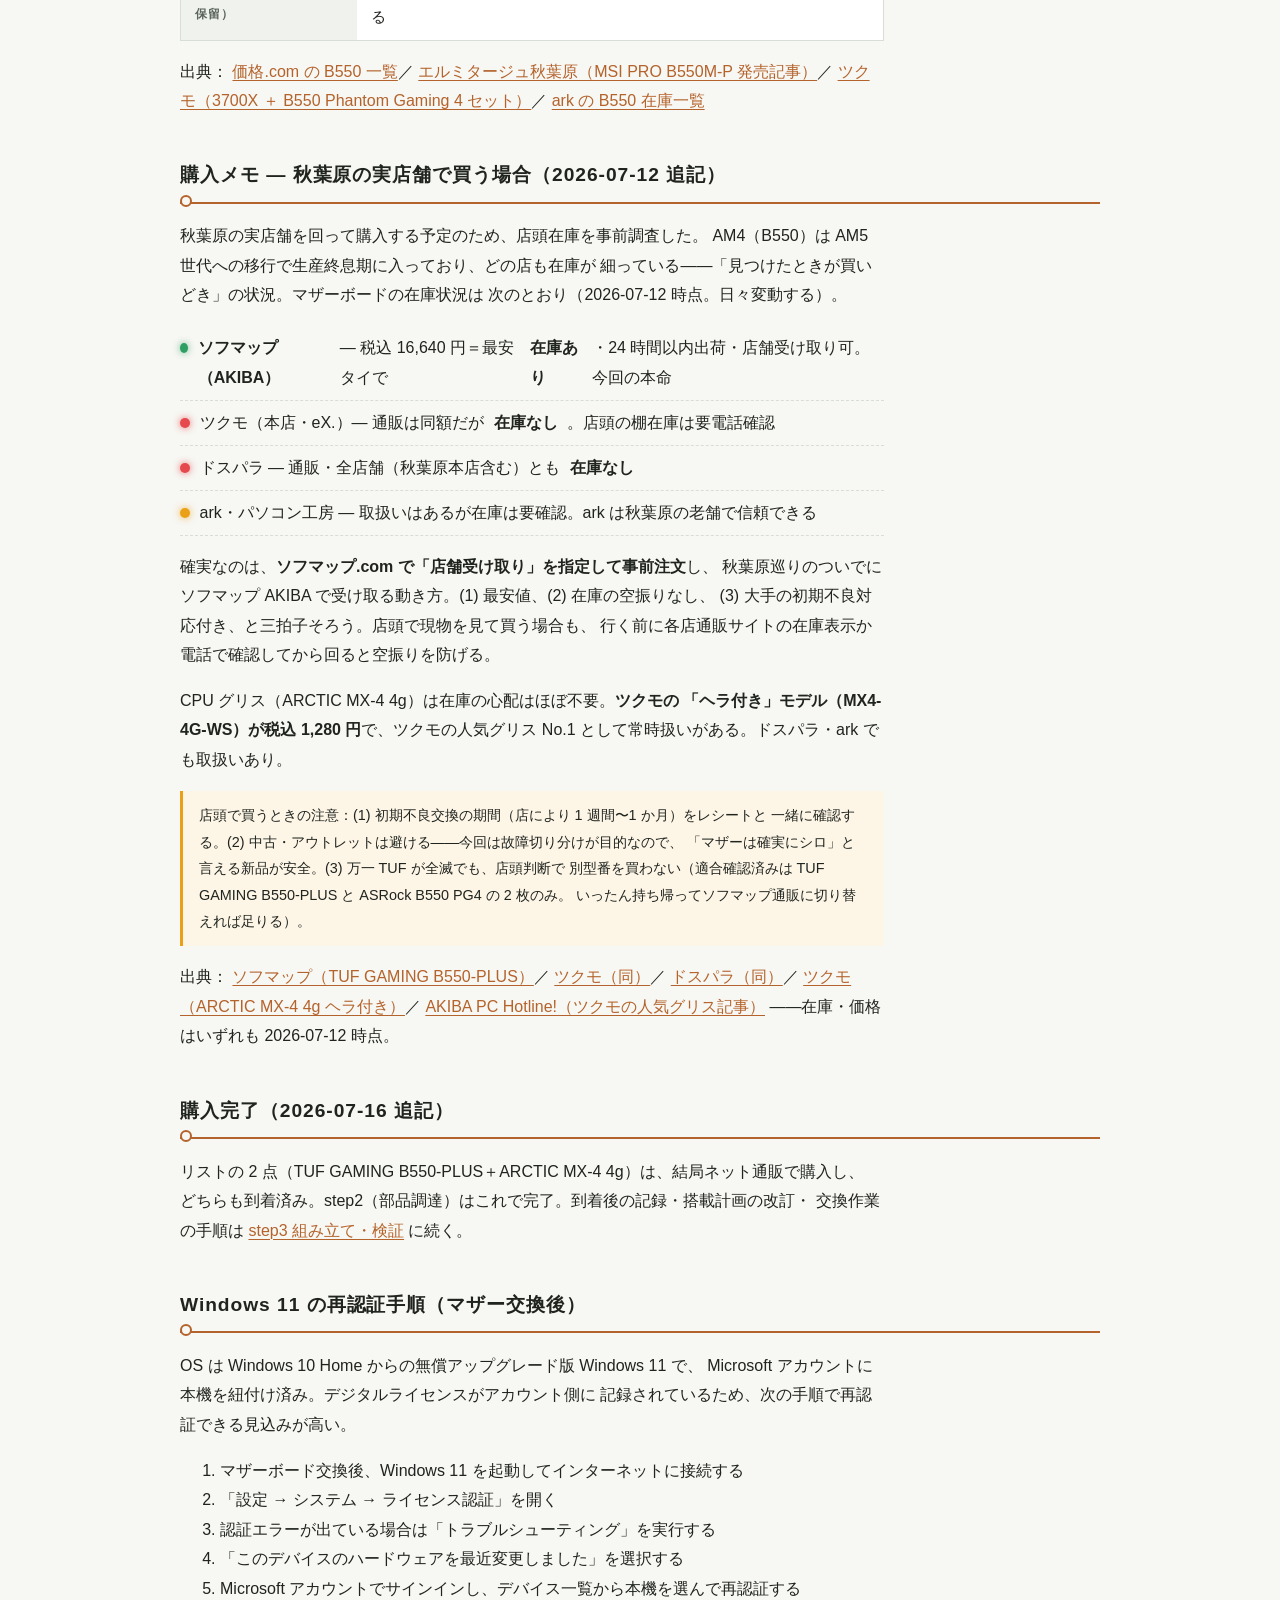
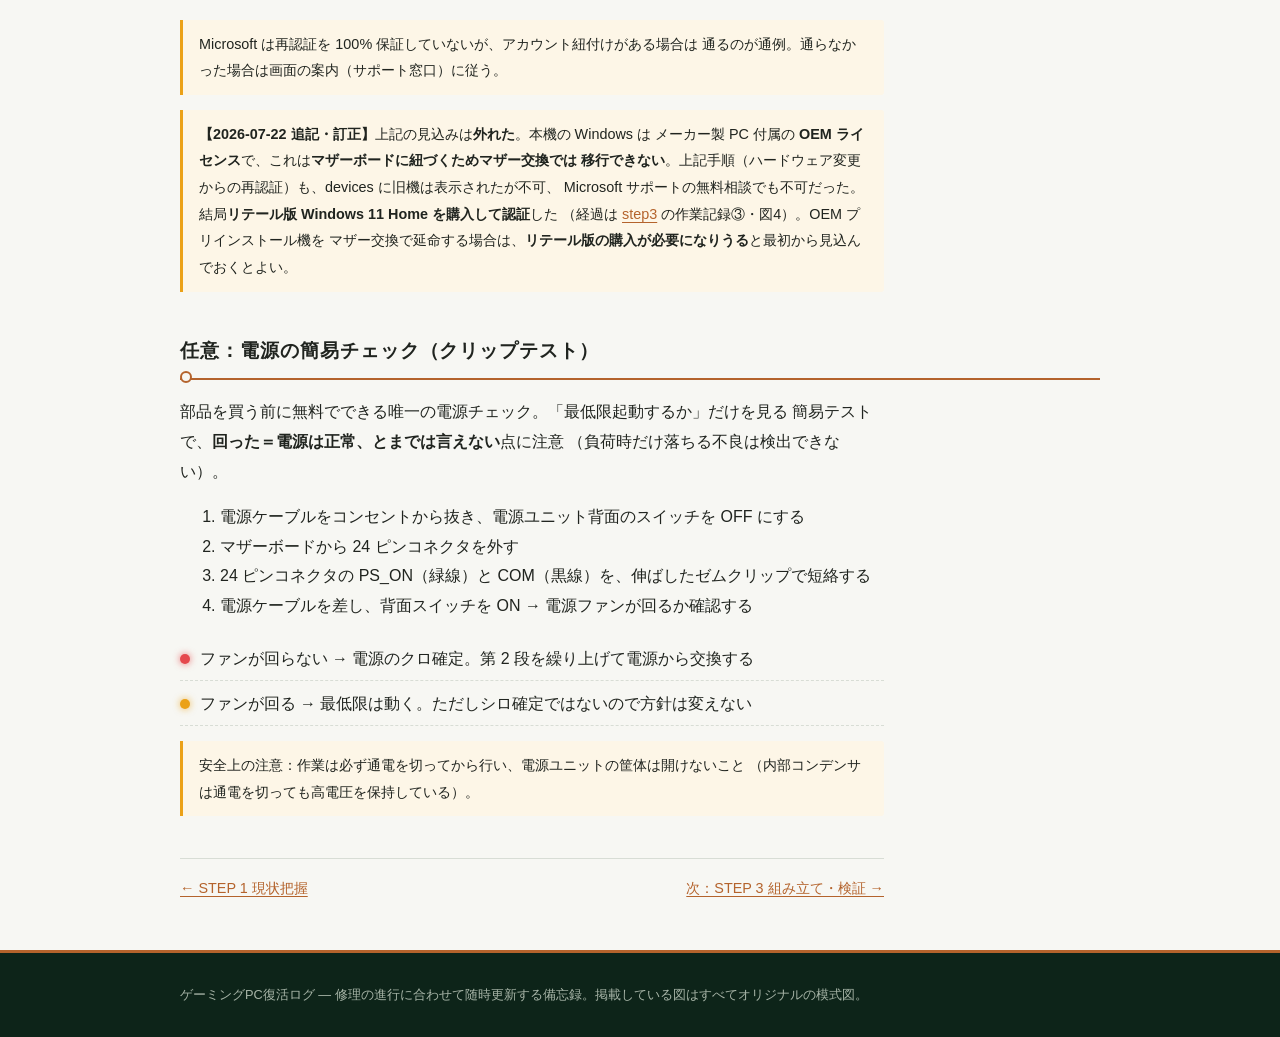
<file: docs/site/step2-parts-procurement.html>
<!DOCTYPE html>
<html lang="ja">
<head>
<meta charset="UTF-8">
<meta name="viewport" content="width=device-width, initial-scale=1">
<title>step2 部品調達 — ゲーミングPC復活ログ</title>
<meta name="description" content="AM4 マザーボードの選定・候補 2 枚（ASRock B550 PG4 / ASUS TUF B550-PLUS）の比較・交換方針と候補部品リスト（step2）">
<link rel="stylesheet" href="style.css">
</head>
<body>

<header class="site-header">
  <div class="site-header__inner">
    <p class="site-header__title"><a href="index.html">ゲーミングPC復活ログ</a></p>
    <span class="site-header__tag">GAMING PC REPAIR LOG</span>
  </div>
</header>

<section class="hero">
  <div class="hero__inner">
    <p class="silk silk--onboard">STEP 2 — LOG 2026-07-11 · UPD 2026-07-16</p>
    <h1 class="hero__title">部品調達 — AM4 マザーボードの選定と交換方針</h1>
    <p class="hero__lead">
      予備部品がなく電源の事前切り分けができないため、「最有力容疑のマザーボードを
      先に交換し、直らなければ電源」という二段構えで進める。CPU を流用するための
      規格（AM4）の整理と、リテール品を選ぶ理由、購入候補、交換後の Windows
      再認証手順をまとめる。
    </p>
  </div>
</section>

<main class="main">

  <section class="section">
    <h2 class="section__heading">交換方針 — 二段構え</h2>
    <ol>
      <li><strong>第 1 段：B550 リテールのマザーボードに交換する。</strong>step1 の切り分けで容疑が最も濃く、OEM マザーボード＋BIOS 起因の懸念も同時に解消できるため。CPU・メモリ・GPU・SSD・電源・ケースはすべて流用する。</li>
      <li><strong>第 2 段：直らなければ電源を交換する。</strong>次点の容疑。マザー交換後も CPU・DRAM LED 点灯 → 再起動ループが続く場合に購入する（先走って買わない）。</li>
    </ol>
    <p class="note">
      リスクの整理：電源が真犯人だった場合、第 1 段のマザー代が「先行投資」になる。
      ただしその場合も OEM 板からリテール板への置き換え自体は無駄にならない
      （BIOS 更新・保証・将来の切り分けやすさが手に入る）。
    </p>
  </section>

  <section class="section">
    <h2 class="section__heading">なぜ「AM4」のマザーボードなのか</h2>
    <p>
      AM4 は AMD の CPU ソケット（CPU の差し込み口）の規格名。CPU とマザーボードは
      ソケット規格が一致しないと物理的に取り付けられない。手持ちの Ryzen 7 3700X は
      AM4 対応 CPU なので、CPU を流用するには同じ AM4 ソケットのマザーボードを選ぶ。
      現行最新の Ryzen（7000〜9000 世代）は AM5 という別規格で、3700X は載らない。
    </p>
    <figure class="figure">
      <svg viewBox="0 0 760 300" role="img" aria-label="手持ちの Ryzen 7 3700X は Socket AM4 のマザーボードに適合し、Socket AM5 には取り付けられない">
        <!-- 手持ち CPU -->
        <g>
          <rect x="40" y="100" width="190" height="100" rx="4" fill="#143528"/>
          <rect x="56" y="116" width="42" height="42" rx="2" fill="#d9a06b"/>
          <text x="112" y="136" class="svg-silk" font-size="10" fill="#d9a06b">手持ち・流用する</text>
          <text x="112" y="158" font-size="15" fill="#e9efe9">Ryzen 7 3700X</text>
          <text x="56" y="184" class="svg-silk" font-size="10" fill="#a7b4a7">Socket AM4 対応 CPU</text>
        </g>

        <!-- AM4 への接続（適合） -->
        <line x1="230" y1="130" x2="420" y2="85" stroke="#b4632c" stroke-width="3"/>
        <circle cx="325" cy="107" r="12" fill="#2f9e63"/>
        <text x="325" y="112" font-size="13" fill="#ffffff" text-anchor="middle">○</text>

        <!-- AM5 への接続（不適合） -->
        <line x1="230" y1="170" x2="420" y2="215" stroke="#b9c2ba" stroke-width="3" stroke-dasharray="7 6"/>
        <circle cx="325" cy="193" r="12" fill="#e5484d"/>
        <text x="325" y="198" font-size="13" fill="#ffffff" text-anchor="middle">×</text>

        <!-- Socket AM4 -->
        <g>
          <rect x="420" y="40" width="300" height="90" rx="4" fill="#ffffff" stroke="#2f9e63" stroke-width="2.5"/>
          <text x="436" y="68" font-size="15" fill="#20241f">Socket AM4 — 適合</text>
          <text x="436" y="90" class="svg-silk" font-size="10" fill="#5c655d">Ryzen 1000〜5000 世代用（2016〜）</text>
          <text x="436" y="108" class="svg-silk" font-size="10" fill="#2f9e63">チップセット：X570 / B550 / A520 など</text>
        </g>

        <!-- Socket AM5 -->
        <g>
          <rect x="420" y="170" width="300" height="90" rx="4" fill="#f0f2ee" stroke="#b9c2ba" stroke-width="2"/>
          <text x="436" y="198" font-size="15" fill="#5c655d">Socket AM5 — 載らない</text>
          <text x="436" y="220" class="svg-silk" font-size="10" fill="#5c655d">Ryzen 7000〜9000 世代用（2022〜）</text>
          <text x="436" y="238" class="svg-silk" font-size="10" fill="#e5484d">3700X は物理的に取り付け不可</text>
        </g>
      </svg>
      <figcaption>
        図1：ソケット規格と CPU 世代の対応（オリジナルの模式図）。CPU を流用する以上、選択肢は AM4 一択になる。
      </figcaption>
    </figure>
  </section>

  <section class="section">
    <h2 class="section__heading">チップセットは B550 を選ぶ</h2>
    <p>
      同じ AM4 でも、基板上の制御チップ「チップセット」でグレードが分かれる。
      元の PC が X570 だからといって X570 に戻す必要はない。
    </p>
    <table class="spec-table">
      <tbody>
        <tr><th>X570</th><td>上位（元の板と同じ）。3700X に対応するが高価で、2026 年現在は新品の入手性が悪い</td></tr>
        <tr><th>B550</th><td><strong>中位・定番。今回の本命。</strong>3700X（Ryzen 3000 世代）を標準サポートし、新品が約 12,000〜15,000 円で流通中</td></tr>
        <tr><th>A520</th><td>入門。対応はするが拡張性が低く、価格差も小さいので選ぶ理由が薄い</td></tr>
      </tbody>
    </table>
    <p class="note">
      購入前の確認：製品ページの「対応 CPU リスト」に Ryzen 7 3700X（Matisse）が
      あることだけ確認する。B550 は発売時から Ryzen 3000 対応のため、基本的に問題ない。
    </p>
  </section>

  <section class="section">
    <h2 class="section__heading">リテール品と OEM 版の違い</h2>
    <p>
      リテール品とは、一般小売向けに単品販売される正規パッケージ品のこと。
      いまの PC に入っているのは「OEM 版」——メーカー（マウスコンピューター）が
      自社 PC 組み込み用に調達した特注版で、BIOS の管理・提供はメーカー側にあり、
      単品での入手や単品保証はできない。
    </p>
    <p>
      リテール品に交換すると、(1) ASRock 等のメーカーから BIOS 更新が直接提供される、
      (2) 店舗・代理店の単品保証が付く、(3) step1 で「考慮」に挙げた
      OEM マザーボード＋BIOS 起因の不具合という懸念ごと解消できる、という利点がある。
    </p>
  </section>

  <section class="section">
    <h2 class="section__heading">候補 2 枚の比較 — どちらの B550 にするか（2026-07-12 追記）</h2>
    <p>
      候補を <strong>ASRock B550 Phantom Gaming 4</strong> と
      <strong>ASUS TUF GAMING B550-PLUS</strong> の 2 枚に絞り、公式仕様で比較した。
      どちらも Socket AM4・Ryzen 7 3700X（Ryzen 3000 シリーズ）対応・ATX で、
      適合性はともに問題ない。判断基準は次の 3 条件。
    </p>
    <ol>
      <li>Wi-Fi 子機 <strong>ASUS PCE-AX58BT</strong>（PCI Express x1 接続）をそのまま流用できること</li>
      <li>負荷の高いゲームをプレイするゲーミング用途に耐えること</li>
      <li>M.2 NVMe SSD を 2 枚（OS 用＋ゲーム保存用）搭載でき、冷却も確保できること</li>
    </ol>
    <div class="table-scroll">
      <table class="spec-table spec-table--compare">
        <thead>
          <tr><th>項目</th><th>ASRock B550 Phantom Gaming 4</th><th>ASUS TUF GAMING B550-PLUS</th></tr>
        </thead>
        <tbody>
          <tr><th>最安価格（税込）</th><td>約 12,600 円</td><td>約 16,640 円（19 店舗取扱）</td></tr>
          <tr><th>適合性</th><td>AM4・3700X 対応・ATX：○</td><td>AM4・3700X 対応・ATX：○</td></tr>
          <tr><th>PCIe x1<br>（条件 1）</th><td>2 本：○</td><td><span class="win">3 本：○</span>　GPU クーラーで 1 本塞がれても余裕がある</td></tr>
          <tr><th>M.2 1 本目</th><td>PCIe Gen4 x4（CPU 直結）</td><td>PCIe Gen4 x4（CPU 直結）</td></tr>
          <tr><th>M.2 2 本目<br>（条件 3）</th><td>PCIe Gen3 <strong>x2</strong> — 帯域が x4 の半分。2280 まで対応</td><td><span class="win">PCIe Gen3 x4</span> — 22110 まで対応</td></tr>
          <tr><th>M.2 ヒートシンク</th><td>付属なし</td><td><span class="win">1 基付属</span>（Gen3 側に標準装着。Gen4 側へ付け替えも可）</td></tr>
          <tr><th>USB Type-C</th><td>なし（リア・フロントとも）</td><td><span class="win">リアに 1 基</span>（USB 3.2 Gen2・10Gbps）</td></tr>
          <tr><th>有線 LAN</th><td>1Gb（Realtek RTL8111H）</td><td><span class="win">2.5Gb</span>（Realtek RTL8125B）</td></tr>
          <tr><th>電源回路<br>（条件 2）</th><td>8 フェーズ電源設計</td><td>Dr.MOS 採用のデジタル電源＋大型 VRM ヒートシンク</td></tr>
          <tr><th>その他</th><td>現 OEM 板（X570 PG4 ベース）と同系列で、コネクタ配置が近く移行しやすい</td><td>ミリタリーグレード部品採用をうたう耐久重視シリーズ</td></tr>
        </tbody>
      </table>
    </div>
    <p>
      条件 1（Wi-Fi 子機の流用）は<strong>両方とも満たす</strong>。差が付いたのは条件 2・3 で、
      TUF GAMING B550-PLUS は M.2 の 2 本目が Gen3 x4（ASRock は x2 で帯域が半分）、
      M.2 ヒートシンクが 1 基付属し、電源回路の冷却も手厚い。さらに ASRock にはない
      USB Type-C と 2.5Gb LAN も付く。差額は約 4,000 円だが、高負荷ゲームと SSD 2 枚運用が
      前提である以上、<strong>ASUS TUF GAMING B550-PLUS を第一候補とする</strong>。
    </p>
    <p class="note">
      排他仕様の補足：どちらの板も M.2 の 2 本目を使うと SATA ポートの 5・6 番が無効になるが、
      本機は SATA ドライブを使っていないため影響なし。また TUF GAMING B550-PLUS は
      PCIe x1 スロット使用時に 2 本目の x16 スロット（通常 x4 動作）が x1 動作に落ちる仕様だが、
      2 本目の x16 を使う予定はないためこれも影響なし。
    </p>
    <figure class="figure">
      <svg viewBox="0 0 760 500" role="img" aria-label="TUF GAMING B550-PLUS 採用時の搭載計画。ソケットに Ryzen 7 3700X、M.2_1 に OS 用の CFD PG3VNF、x16 スロットに RTX 2070 SUPER、x1 スロットに PCE-AX58BT、M.2_2 に付属ヒートシンクを装着した Crucial P310 を搭載する">
        <text x="16" y="26" class="svg-silk" font-size="11" fill="#b4632c">ASUS TUF GAMING B550-PLUS — 搭載計画（板の上から順）</text>

        <!-- 行 1：ソケット AM4 ← Ryzen 7 3700X -->
        <g>
          <rect x="16" y="42" width="250" height="62" rx="4" fill="#143528"/>
          <text x="30" y="68" class="svg-silk" font-size="10" fill="#d9a06b">SOCKET AM4</text>
          <text x="30" y="90" font-size="13" fill="#e9efe9">CPU ソケット</text>
          <line x1="266" y1="73" x2="306" y2="73" stroke="#b4632c" stroke-width="3"/>
          <rect x="306" y="42" width="438" height="62" rx="4" fill="#ffffff" stroke="#2f9e63" stroke-width="2"/>
          <circle cx="326" cy="73" r="5" fill="#2f9e63"/>
          <text x="342" y="68" font-size="14" fill="#20241f">Ryzen 7 3700X（流用）</text>
          <text x="342" y="90" class="svg-silk" font-size="10" fill="#5c655d">グリスを塗り直して装着する</text>
        </g>

        <!-- 行 2：M.2_1 ← CFD PG3VNF（OS） -->
        <g>
          <rect x="16" y="116" width="250" height="62" rx="4" fill="#ffffff" stroke="#b4632c" stroke-width="2"/>
          <text x="30" y="142" class="svg-silk" font-size="10" fill="#b4632c">M.2_1 — GEN4 X4（CPU 直結）</text>
          <text x="30" y="164" font-size="13" fill="#20241f">上段 M.2 スロット</text>
          <line x1="266" y1="147" x2="306" y2="147" stroke="#b4632c" stroke-width="3"/>
          <rect x="306" y="116" width="438" height="62" rx="4" fill="#ffffff" stroke="#2f9e63" stroke-width="2"/>
          <circle cx="326" cy="147" r="5" fill="#2f9e63"/>
          <text x="342" y="142" font-size="14" fill="#20241f">CFD PG3VNF 1TB（流用）— OS 用</text>
          <text x="342" y="164" class="svg-silk" font-size="10" fill="#5c655d">Gen4 SSD をフル速度で。自前ヒートシンクのまま装着</text>
        </g>

        <!-- 行 3：PCIe x16 ← RTX 2070 SUPER -->
        <g>
          <rect x="16" y="190" width="250" height="62" rx="4" fill="#143528"/>
          <text x="30" y="216" class="svg-silk" font-size="10" fill="#d9a06b">PCIE X16 — GEN4</text>
          <text x="30" y="238" font-size="13" fill="#e9efe9">グラフィックス用スロット</text>
          <line x1="266" y1="221" x2="306" y2="221" stroke="#b4632c" stroke-width="3"/>
          <rect x="306" y="190" width="438" height="62" rx="4" fill="#ffffff" stroke="#2f9e63" stroke-width="2"/>
          <circle cx="326" cy="221" r="5" fill="#2f9e63"/>
          <text x="342" y="216" font-size="14" fill="#20241f">RTX 2070 SUPER（流用）</text>
          <text x="342" y="238" class="svg-silk" font-size="10" fill="#5c655d">クーラーの厚みで直下の x1 は 1 本塞がる想定</text>
        </g>

        <!-- 行 4：PCIe x1 ← PCE-AX58BT -->
        <g>
          <rect x="16" y="264" width="250" height="62" rx="4" fill="#ffffff" stroke="#b4632c" stroke-width="2"/>
          <text x="30" y="290" class="svg-silk" font-size="10" fill="#b4632c">PCIE X1 — 3 本のうち空きの 1 本</text>
          <text x="30" y="312" font-size="13" fill="#20241f">拡張スロット</text>
          <line x1="266" y1="295" x2="306" y2="295" stroke="#b4632c" stroke-width="3"/>
          <rect x="306" y="264" width="438" height="62" rx="4" fill="#ffffff" stroke="#2f9e63" stroke-width="2"/>
          <circle cx="326" cy="295" r="5" fill="#2f9e63"/>
          <text x="342" y="290" font-size="14" fill="#20241f">ASUS PCE-AX58BT（流用）— Wi-Fi 子機</text>
          <text x="342" y="312" class="svg-silk" font-size="10" fill="#5c655d">条件 1 を満たす。x1 接続のまま移設できる</text>
        </g>

        <!-- 行 5：M.2_2 ← Crucial P310（ゲーム） -->
        <g>
          <rect x="16" y="338" width="250" height="62" rx="4" fill="#ffffff" stroke="#b4632c" stroke-width="2"/>
          <text x="30" y="364" class="svg-silk" font-size="10" fill="#b4632c">M.2_2 — GEN3 X4（チップセット）</text>
          <text x="30" y="386" font-size="13" fill="#20241f">下段 M.2 スロット</text>
          <line x1="266" y1="369" x2="306" y2="369" stroke="#b4632c" stroke-width="3"/>
          <rect x="306" y="338" width="438" height="62" rx="4" fill="#ffffff" stroke="#2f9e63" stroke-width="2"/>
          <circle cx="326" cy="369" r="5" fill="#2f9e63"/>
          <text x="342" y="364" font-size="14" fill="#20241f">Crucial P310 1TB（流用）— Steam ゲーム用</text>
          <text x="342" y="386" class="svg-silk" font-size="10" fill="#5c655d">付属アルミヒートシンクをここに装着して冷却を確保</text>
        </g>

        <!-- 補足行 -->
        <g>
          <rect x="16" y="414" width="728" height="46" rx="4" fill="#f0f2ee" stroke="#d8ddd5" stroke-width="1.5"/>
          <text x="30" y="442" class="svg-silk" font-size="11" fill="#5c655d">補足：M.2_2 使用時は SATA 5・6 番ポートが無効化 — SATA ドライブ未使用のため影響なし</text>
        </g>
      </svg>
      <figcaption>
        図2：TUF GAMING B550-PLUS 採用時の搭載計画（オリジナルの模式図）。手持ち部品の置き場所と
        冷却の割り当てを示す。P310 は Gen4 SSD だが下段では Gen3 動作になる（ゲームの読み込み用途では体感差は小さい）。
      </figcaption>
    </figure>
    <p>
      出典：
      <a href="https://www.asus.com/motherboards-components/motherboards/tuf-gaming/tuf-gaming-b550-plus/techspec/">ASUS 公式仕様（TUF GAMING B550-PLUS）</a>／
      <a href="https://pg.asrock.com/mb/AMD/B550%20Phantom%20Gaming%204/index.jp.asp">ASRock 公式（B550 Phantom Gaming 4）</a>／
      <a href="https://kakaku.com/item/K0001259409/">価格.com（TUF GAMING B550-PLUS）</a>／
      <a href="https://kakaku.com/item/K0001265326/">価格.com（B550 Phantom Gaming 4）</a>／
      <a href="https://www.try-vegaspro.com/asus-tg-b550plus-845">TRY VEGAS PRO のレビュー（M.2 ヒートシンクの装着位置を確認）</a>
      ——価格はいずれも 2026-07-12 時点の最安値。
    </p>
  </section>

  <section class="section">
    <h2 class="section__heading">購入候補リスト（2026-07 時点）</h2>
    <table class="spec-table">
      <tbody>
        <tr>
          <th>マザーボード<br>（第一候補・ATX）</th>
          <td><strong>ASUS TUF GAMING B550-PLUS</strong> — 約 16,640 円（2026-07-12 価格.com 最安・19 店舗）。上の比較で第一候補に確定。M.2 の 2 本目が Gen3 x4 でヒートシンク付属、USB Type-C・2.5Gb LAN あり</td>
        </tr>
        <tr>
          <th>マザーボード<br>（次点・ATX）</th>
          <td>ASRock B550 Phantom Gaming 4 — 約 12,600 円。約 4,000 円安く現 OEM 板と同系列だが、M.2 の 2 本目が Gen3 x2・ヒートシンクなし・Type-C なしのため次点</td>
        </tr>
        <tr>
          <th>マザーボード<br>（代替・MicroATX）</th>
          <td>MSI PRO B550M-P — 税込 15,131 円（2026-06 発売・Amazon 限定）。上位 2 候補が入手不能になった場合の代替。MicroATX でも現ケースにネジ穴互換で搭載可</td>
        </tr>
        <tr>
          <th>CPU グリス<br>（確定）</th>
          <td><strong>ARCTIC MX-4（4g）</strong> — 約 990〜1,200 円。非導電性の定番品で塗りやすく、4g あれば塗り直しにも余裕。クーラー再取り付け時の塗り直しに<strong>必須</strong>（現在は旧グリスのまま仮組み状態）。液体金属系・導電性グリスは選ばない</td>
        </tr>
        <tr>
          <th>ATX 電源（第 2 段・保留）</th>
          <td>650W 以上で約 8,000 円〜。マザー交換で直らなかった場合にのみ購入する</td>
        </tr>
      </tbody>
    </table>
    <p>
      出典：
      <a href="https://kakaku.com/pc/motherboard/itemlist.aspx?pdf_Spec116=10">価格.com の B550 一覧</a>／
      <a href="https://www.gdm.or.jp/pressrelease/2026/0626/641012">エルミタージュ秋葉原（MSI PRO B550M-P 発売記事）</a>／
      <a href="https://shop.tsukumo.co.jp/goods/2021012800011">ツクモ（3700X ＋ B550 Phantom Gaming 4 セット）</a>／
      <a href="https://www.ark-pc.co.jp/search/?category=c13&amp;p5=s13180&amp;p6=w13091">ark の B550 在庫一覧</a>
    </p>
  </section>

  <section class="section">
    <h2 class="section__heading">購入メモ — 秋葉原の実店舗で買う場合（2026-07-12 追記）</h2>
    <p>
      秋葉原の実店舗を回って購入する予定のため、店頭在庫を事前調査した。
      AM4（B550）は AM5 世代への移行で生産終息期に入っており、どの店も在庫が
      細っている——「見つけたときが買いどき」の状況。マザーボードの在庫状況は
      次のとおり（2026-07-12 時点。日々変動する）。
    </p>
    <ul class="check-list">
      <li><span class="led led--green" aria-hidden="true"></span><strong>ソフマップ（AKIBA）</strong> — 税込 16,640 円＝最安タイで<strong>在庫あり</strong>・24 時間以内出荷・店舗受け取り可。今回の本命</li>
      <li><span class="led led--red" aria-hidden="true"></span>ツクモ（本店・eX.）— 通販は同額だが<strong>在庫なし</strong>。店頭の棚在庫は要電話確認</li>
      <li><span class="led led--red" aria-hidden="true"></span>ドスパラ — 通販・全店舗（秋葉原本店含む）とも<strong>在庫なし</strong></li>
      <li><span class="led led--amber" aria-hidden="true"></span>ark・パソコン工房 — 取扱いはあるが在庫は要確認。ark は秋葉原の老舗で信頼できる</li>
    </ul>
    <p>
      確実なのは、<strong>ソフマップ.com で「店舗受け取り」を指定して事前注文</strong>し、
      秋葉原巡りのついでにソフマップ AKIBA で受け取る動き方。(1) 最安値、(2) 在庫の空振りなし、
      (3) 大手の初期不良対応付き、と三拍子そろう。店頭で現物を見て買う場合も、
      行く前に各店通販サイトの在庫表示か電話で確認してから回ると空振りを防げる。
    </p>
    <p>
      CPU グリス（ARCTIC MX-4 4g）は在庫の心配はほぼ不要。<strong>ツクモの
      「ヘラ付き」モデル（MX4-4G-WS）が税込 1,280 円</strong>で、ツクモの人気グリス
      No.1 として常時扱いがある。ドスパラ・ark でも取扱いあり。
    </p>
    <p class="note">
      店頭で買うときの注意：(1) 初期不良交換の期間（店により 1 週間〜1 か月）をレシートと
      一緒に確認する。(2) 中古・アウトレットは避ける——今回は故障切り分けが目的なので、
      「マザーは確実にシロ」と言える新品が安全。(3) 万一 TUF が全滅でも、店頭判断で
      別型番を買わない（適合確認済みは TUF GAMING B550-PLUS と ASRock B550 PG4 の 2 枚のみ。
      いったん持ち帰ってソフマップ通販に切り替えれば足りる）。
    </p>
    <p>
      出典：
      <a href="https://www.sofmap.com/product_detail.aspx?sku=20875773">ソフマップ（TUF GAMING B550-PLUS）</a>／
      <a href="https://shop.tsukumo.co.jp/goods/0192876749432/">ツクモ（同）</a>／
      <a href="https://www.dospara.co.jp/SBR1297/IC466996.html">ドスパラ（同）</a>／
      <a href="https://shop.tsukumo.co.jp/goods/4571225058078/">ツクモ（ARCTIC MX-4 4g ヘラ付き）</a>／
      <a href="https://akiba-pc.watch.impress.co.jp/docs/wakiba/find/711724.html">AKIBA PC Hotline!（ツクモの人気グリス記事）</a>
      ——在庫・価格はいずれも 2026-07-12 時点。
    </p>
  </section>

  <section class="section">
    <h2 class="section__heading">購入完了（2026-07-16 追記）</h2>
    <p>
      リストの 2 点（TUF GAMING B550-PLUS＋ARCTIC MX-4 4g）は、結局ネット通販で購入し、
      どちらも到着済み。step2（部品調達）はこれで完了。到着後の記録・搭載計画の改訂・
      交換作業の手順は <a href="step3-assembly-verification.html">step3 組み立て・検証</a> に続く。
    </p>
  </section>

  <section class="section">
    <h2 class="section__heading">Windows 11 の再認証手順（マザー交換後）</h2>
    <p>
      OS は Windows 10 Home からの無償アップグレード版 Windows 11 で、
      Microsoft アカウントに本機を紐付け済み。デジタルライセンスがアカウント側に
      記録されているため、次の手順で再認証できる見込みが高い。
    </p>
    <ol>
      <li>マザーボード交換後、Windows 11 を起動してインターネットに接続する</li>
      <li>「設定 → システム → ライセンス認証」を開く</li>
      <li>認証エラーが出ている場合は「トラブルシューティング」を実行する</li>
      <li>「このデバイスのハードウェアを最近変更しました」を選択する</li>
      <li>Microsoft アカウントでサインインし、デバイス一覧から本機を選んで再認証する</li>
    </ol>
    <p class="note">
      Microsoft は再認証を 100% 保証していないが、アカウント紐付けがある場合は
      通るのが通例。通らなかった場合は画面の案内（サポート窓口）に従う。
    </p>
    <p class="note">
      <strong>【2026-07-22 追記・訂正】</strong>上記の見込みは<strong>外れた</strong>。本機の Windows は
      メーカー製 PC 付属の <strong>OEM ライセンス</strong>で、これは<strong>マザーボードに紐づくためマザー交換では
      移行できない</strong>。上記手順（ハードウェア変更からの再認証）も、devices に旧機は表示されたが不可、
      Microsoft サポートの無料相談でも不可だった。結局<strong>リテール版 Windows 11 Home を購入して認証</strong>した
      （経過は <a href="step3-assembly-verification.html">step3</a> の作業記録③・図4）。OEM プリインストール機を
      マザー交換で延命する場合は、<strong>リテール版の購入が必要になりうる</strong>と最初から見込んでおくとよい。
    </p>
  </section>

  <section class="section">
    <h2 class="section__heading">任意：電源の簡易チェック（クリップテスト）</h2>
    <p>
      部品を買う前に無料でできる唯一の電源チェック。「最低限起動するか」だけを見る
      簡易テストで、<strong>回った＝電源は正常、とまでは言えない</strong>点に注意
      （負荷時だけ落ちる不良は検出できない）。
    </p>
    <ol>
      <li>電源ケーブルをコンセントから抜き、電源ユニット背面のスイッチを OFF にする</li>
      <li>マザーボードから 24 ピンコネクタを外す</li>
      <li>24 ピンコネクタの PS_ON（緑線）と COM（黒線）を、伸ばしたゼムクリップで短絡する</li>
      <li>電源ケーブルを差し、背面スイッチを ON → 電源ファンが回るか確認する</li>
    </ol>
    <ul class="check-list">
      <li><span class="led led--red" aria-hidden="true"></span>ファンが回らない → 電源のクロ確定。第 2 段を繰り上げて電源から交換する</li>
      <li><span class="led led--amber" aria-hidden="true"></span>ファンが回る → 最低限は動く。ただしシロ確定ではないので方針は変えない</li>
    </ul>
    <p class="note">
      安全上の注意：作業は必ず通電を切ってから行い、電源ユニットの筐体は開けないこと
      （内部コンデンサは通電を切っても高電圧を保持している）。
    </p>
  </section>

  <nav class="page-nav">
    <a href="step1-current-status.html">← STEP 1 現状把握</a>
    <a href="step3-assembly-verification.html">次：STEP 3 組み立て・検証 →</a>
  </nav>

</main>

<footer class="site-footer">
  <div class="site-footer__inner">
    <p>ゲーミングPC復活ログ — 修理の進行に合わせて随時更新する備忘録。掲載している図はすべてオリジナルの模式図。</p>
  </div>
</footer>

</body>
</html>
</file>
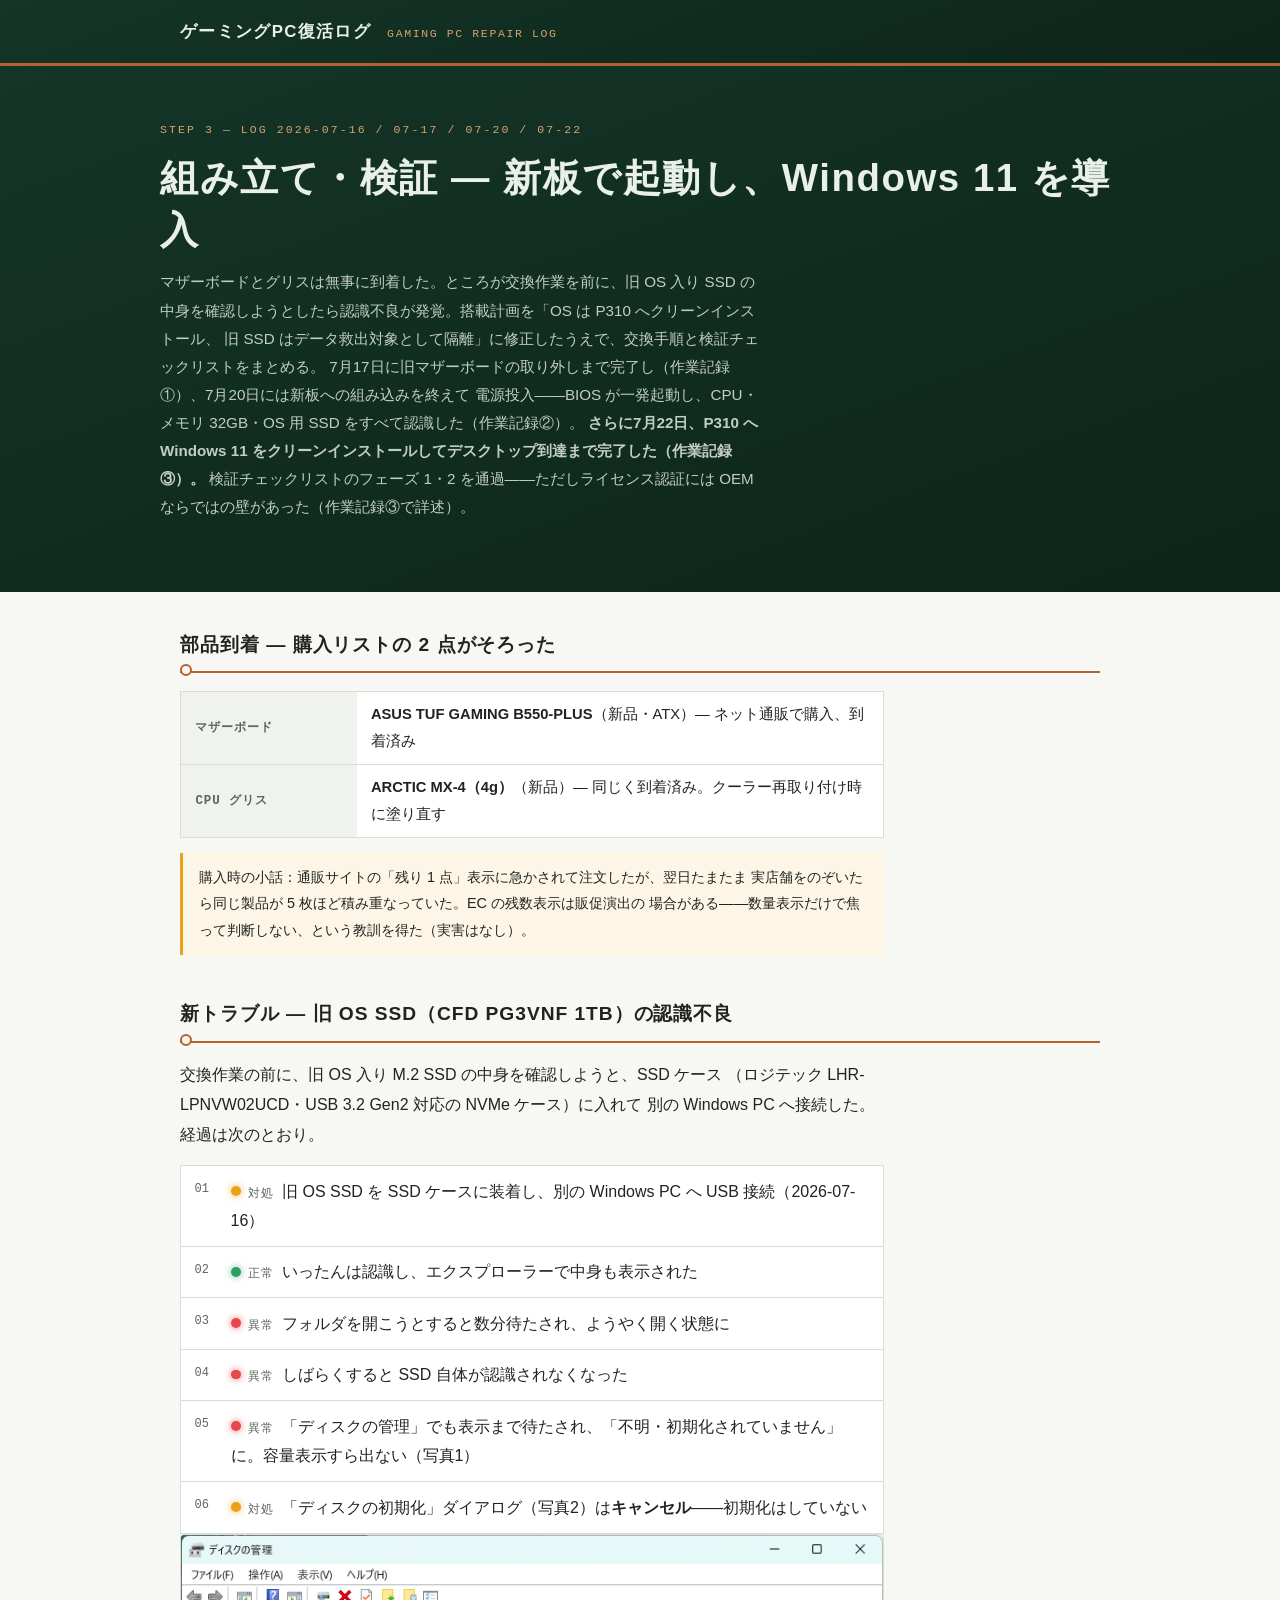
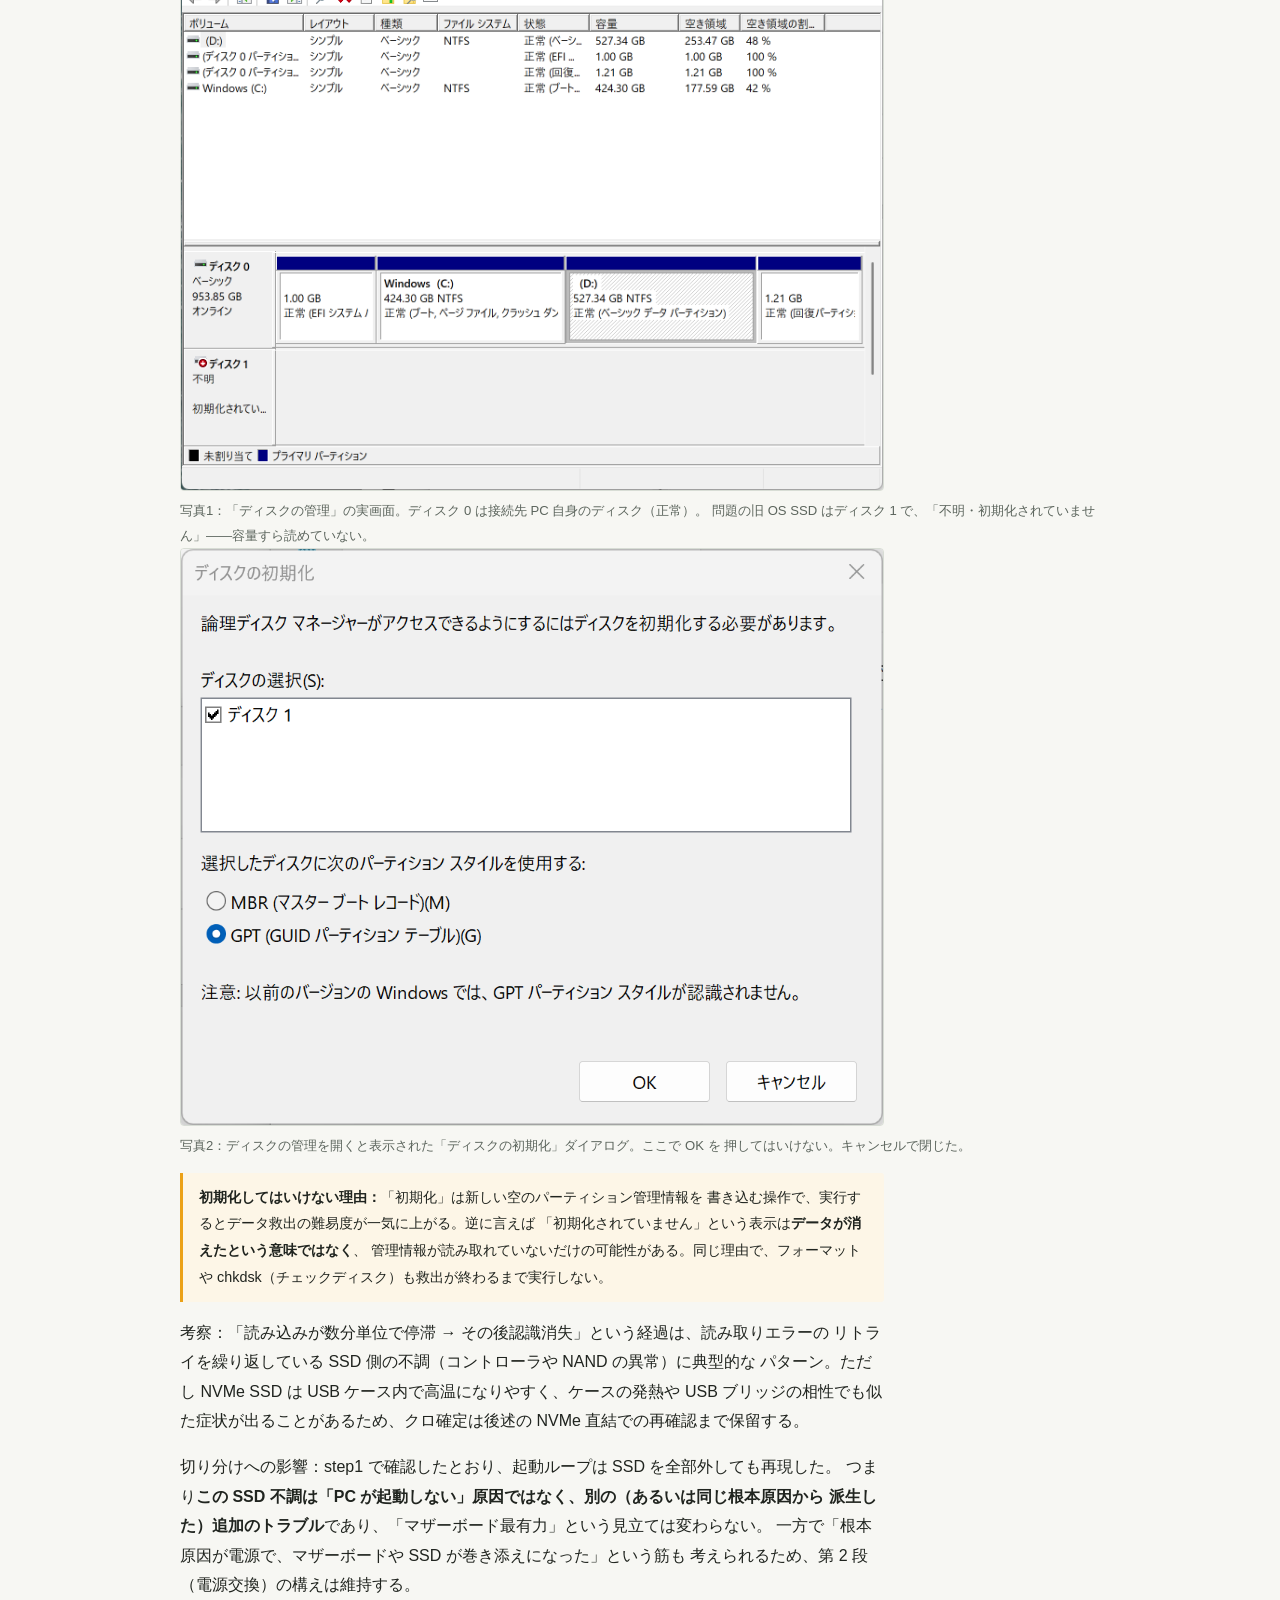
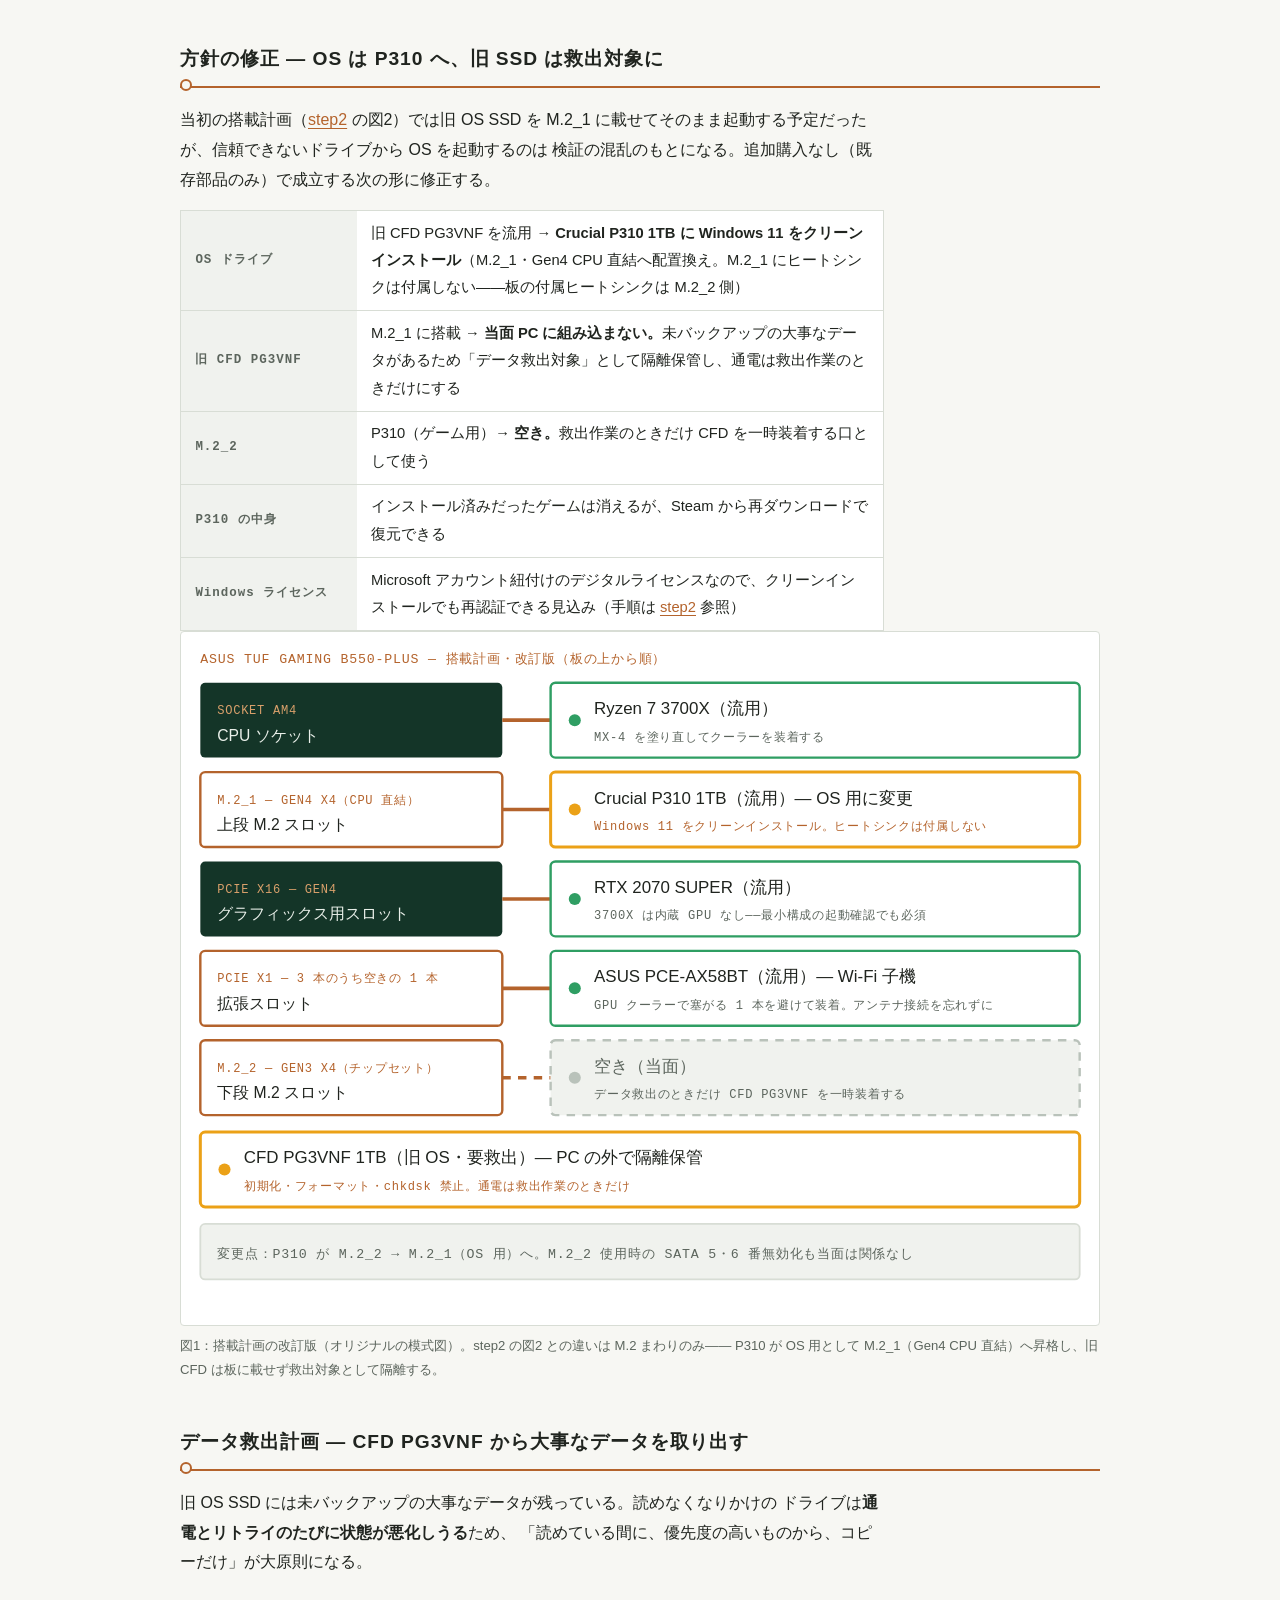
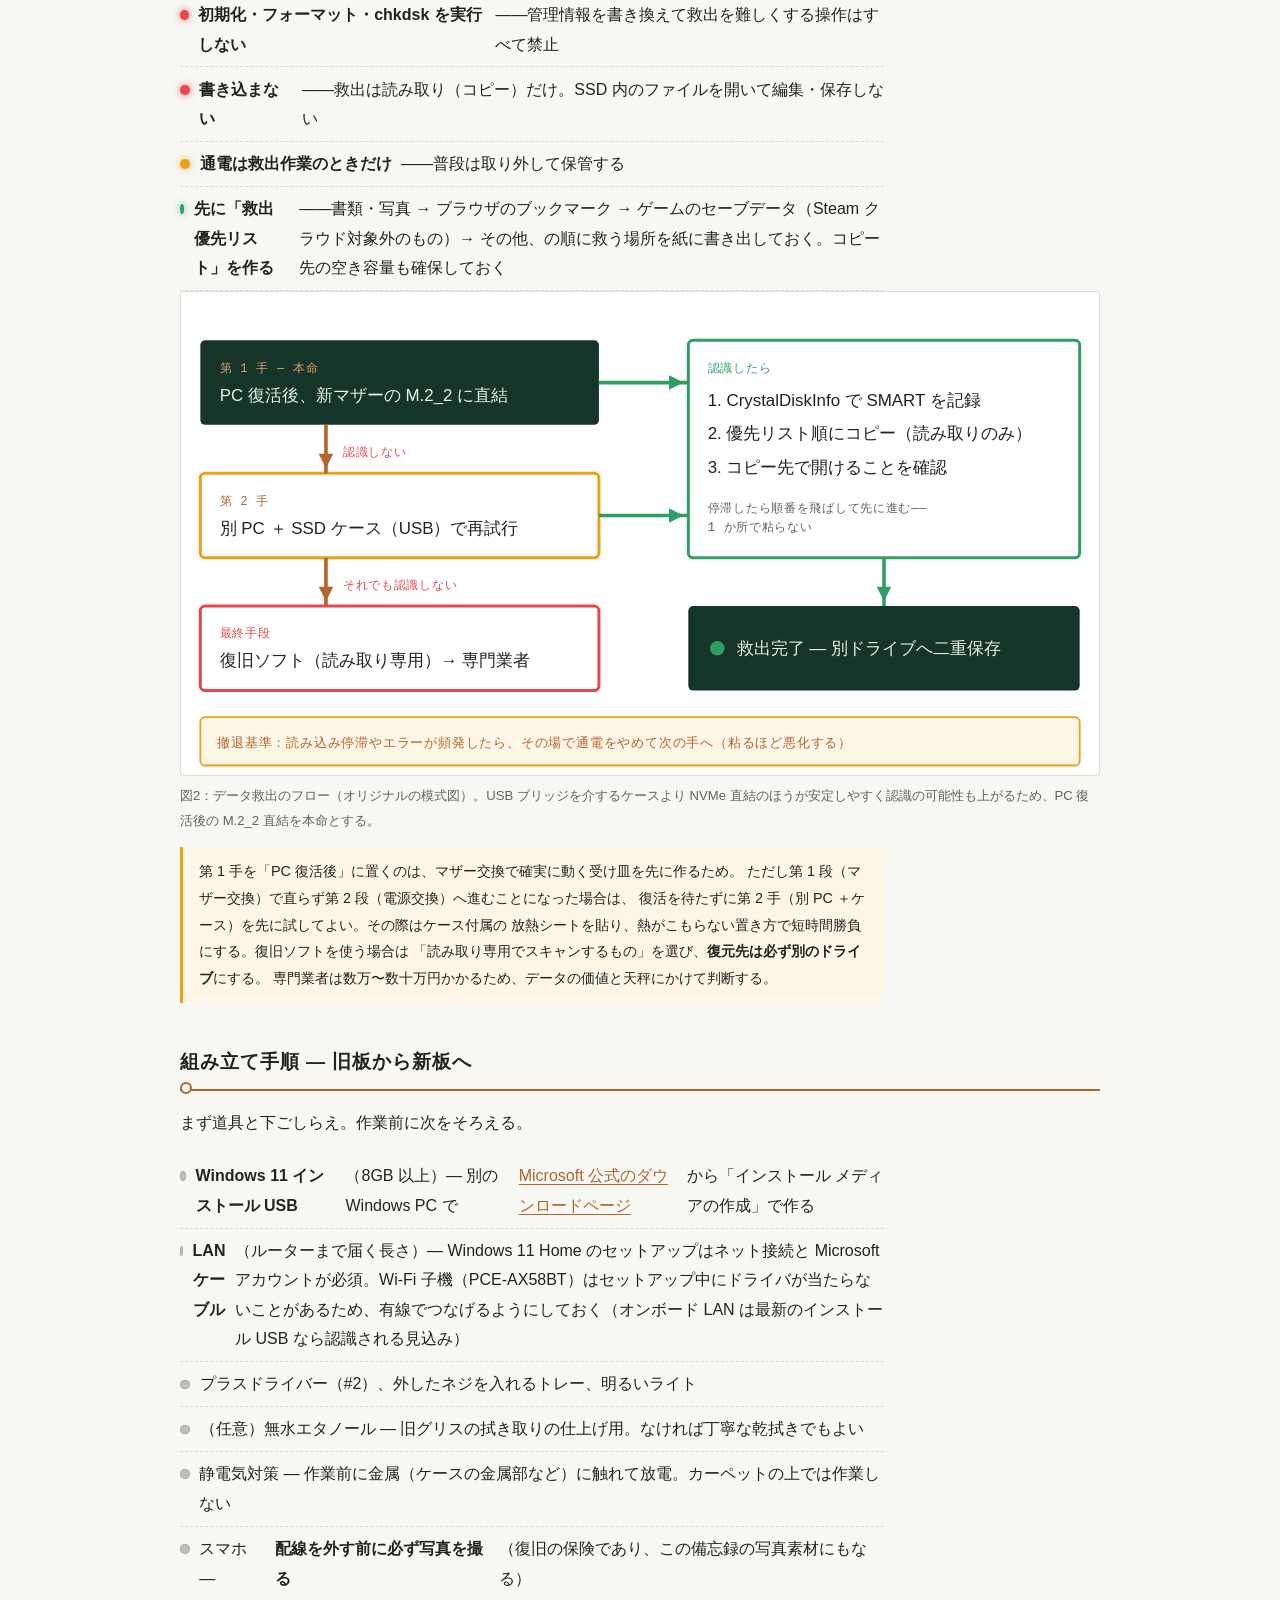
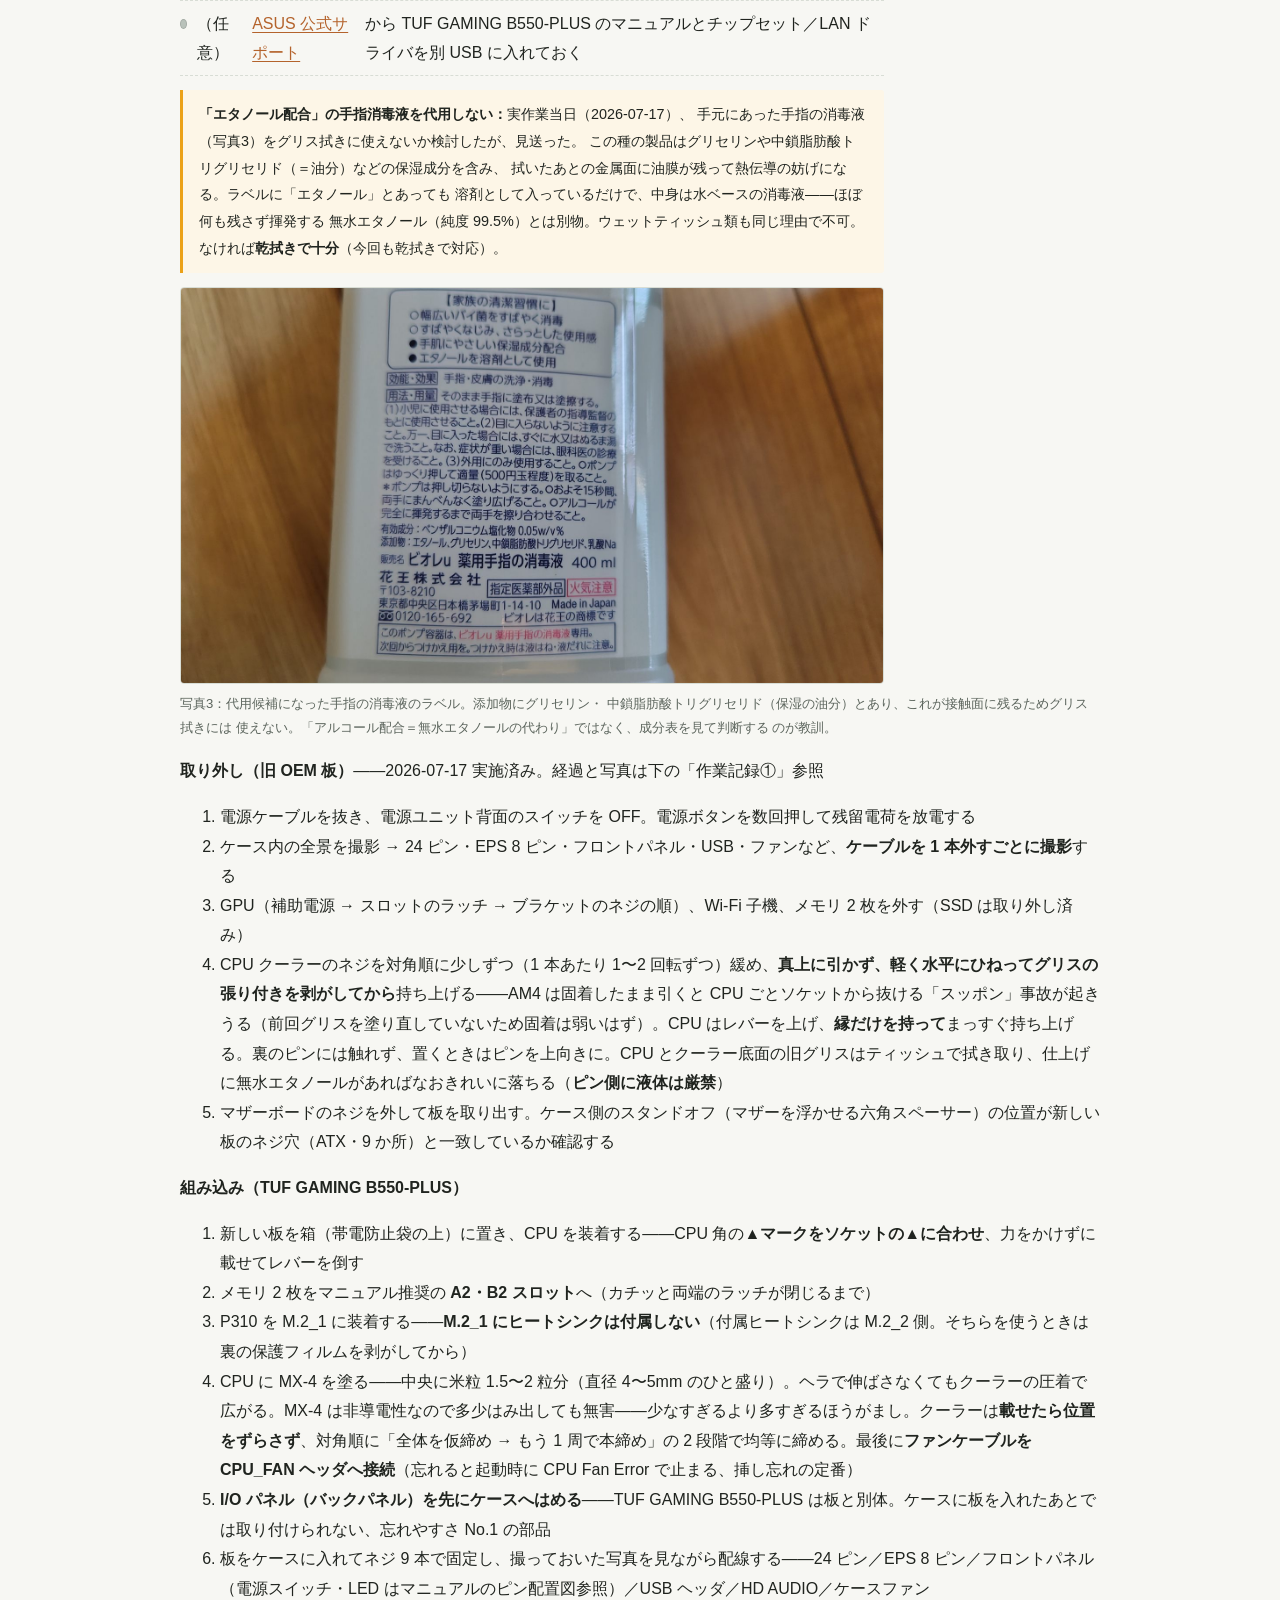
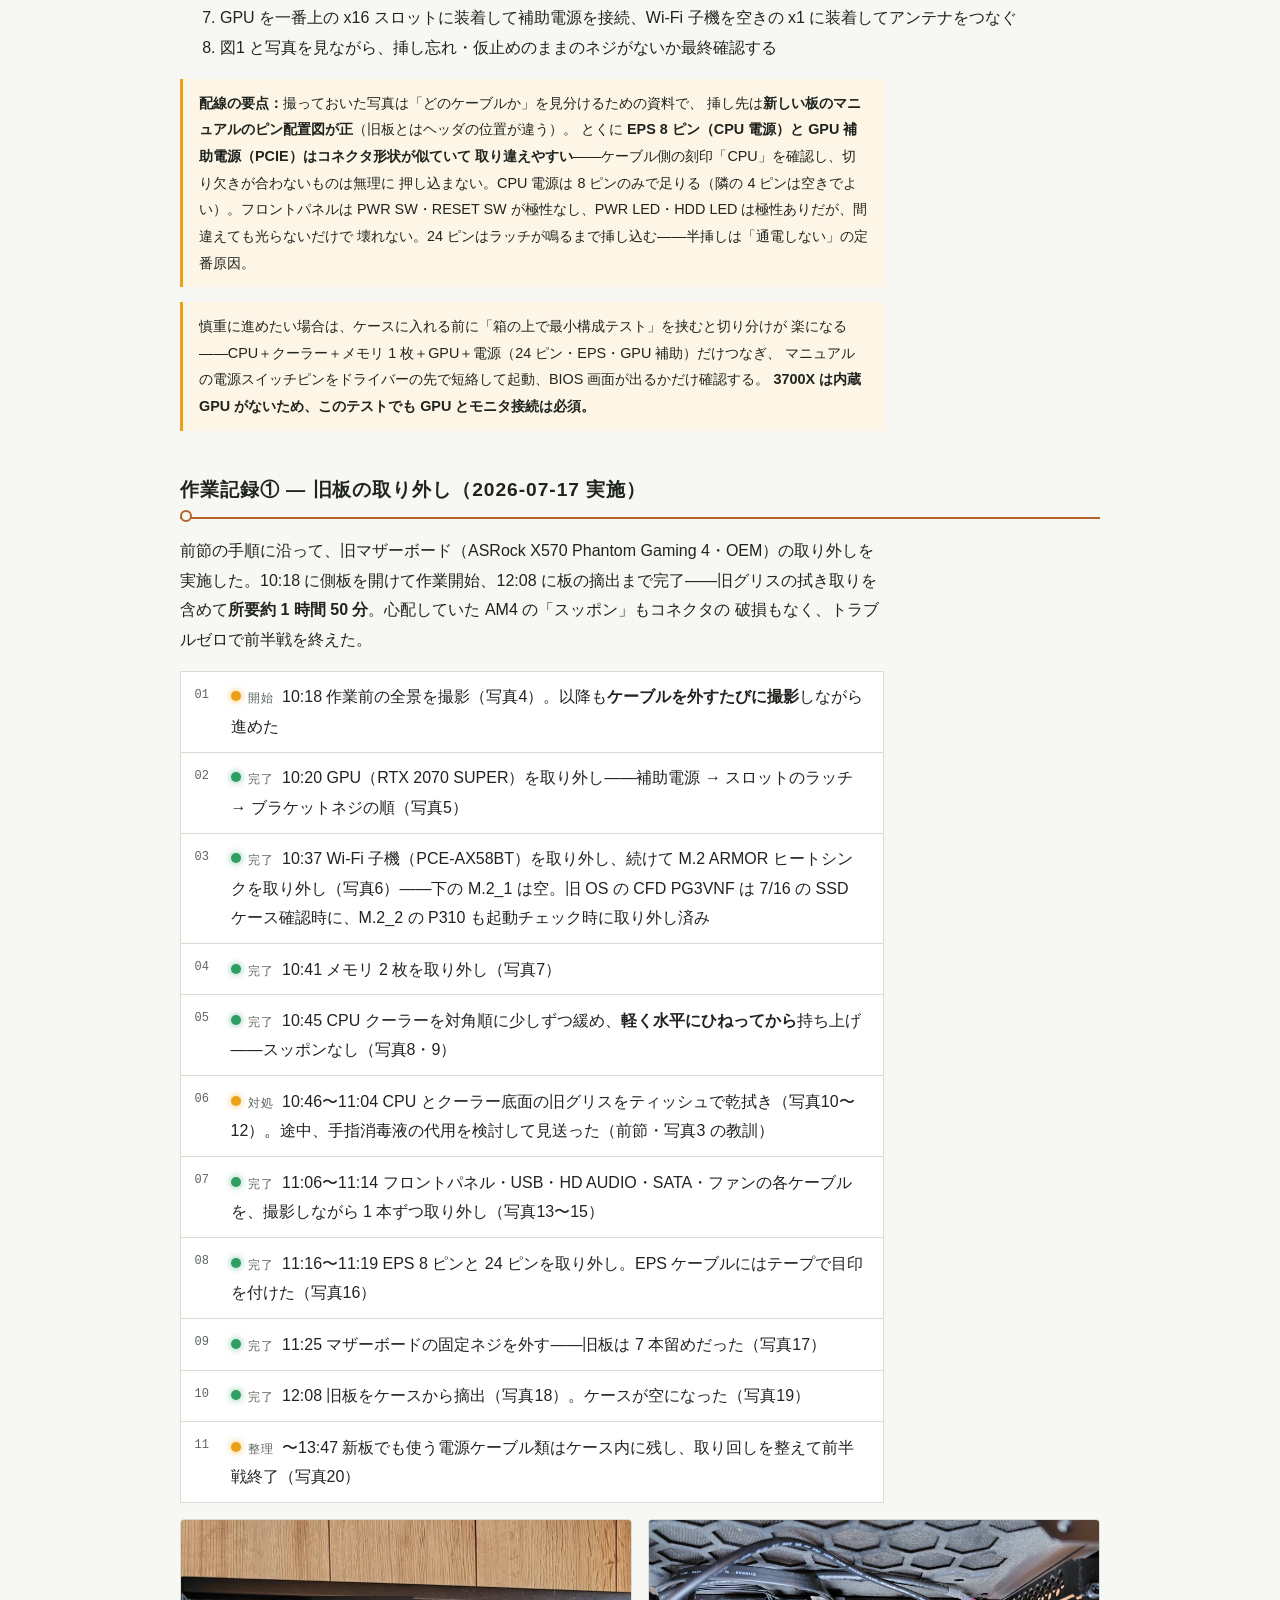
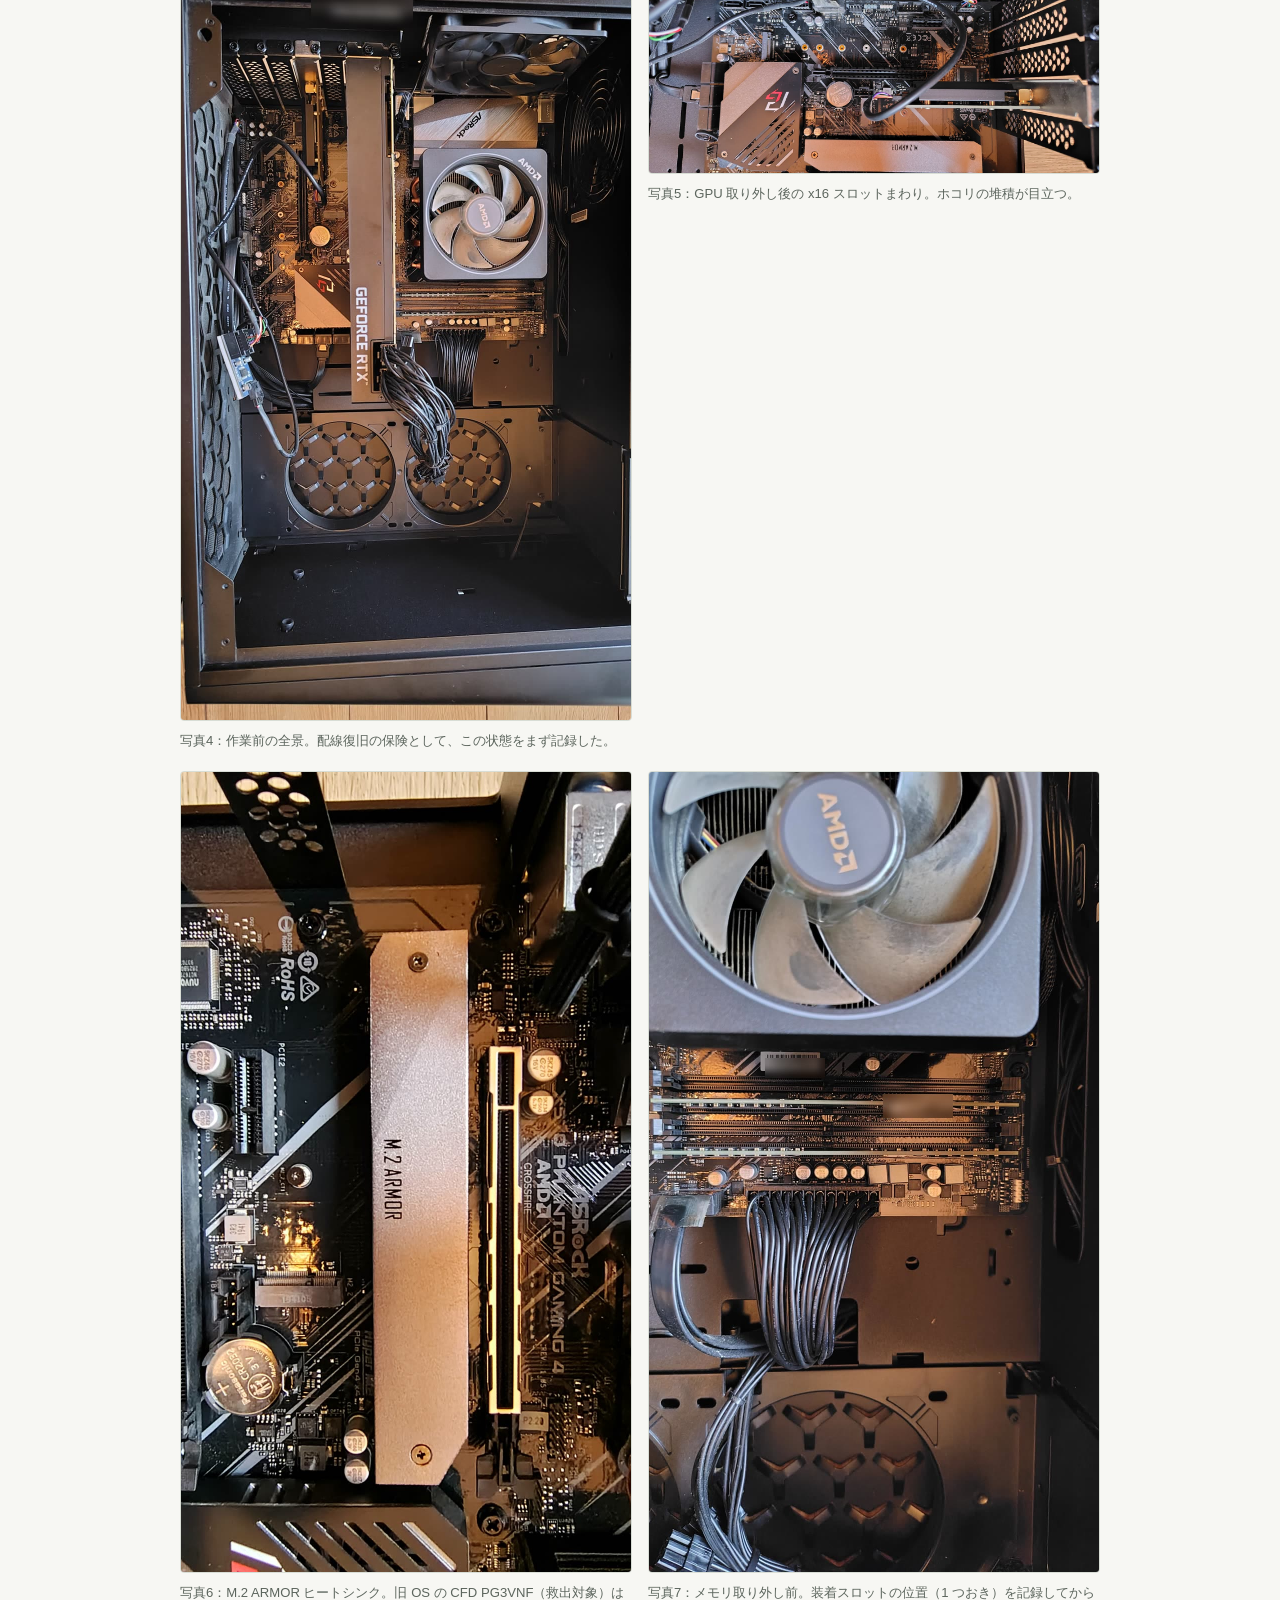
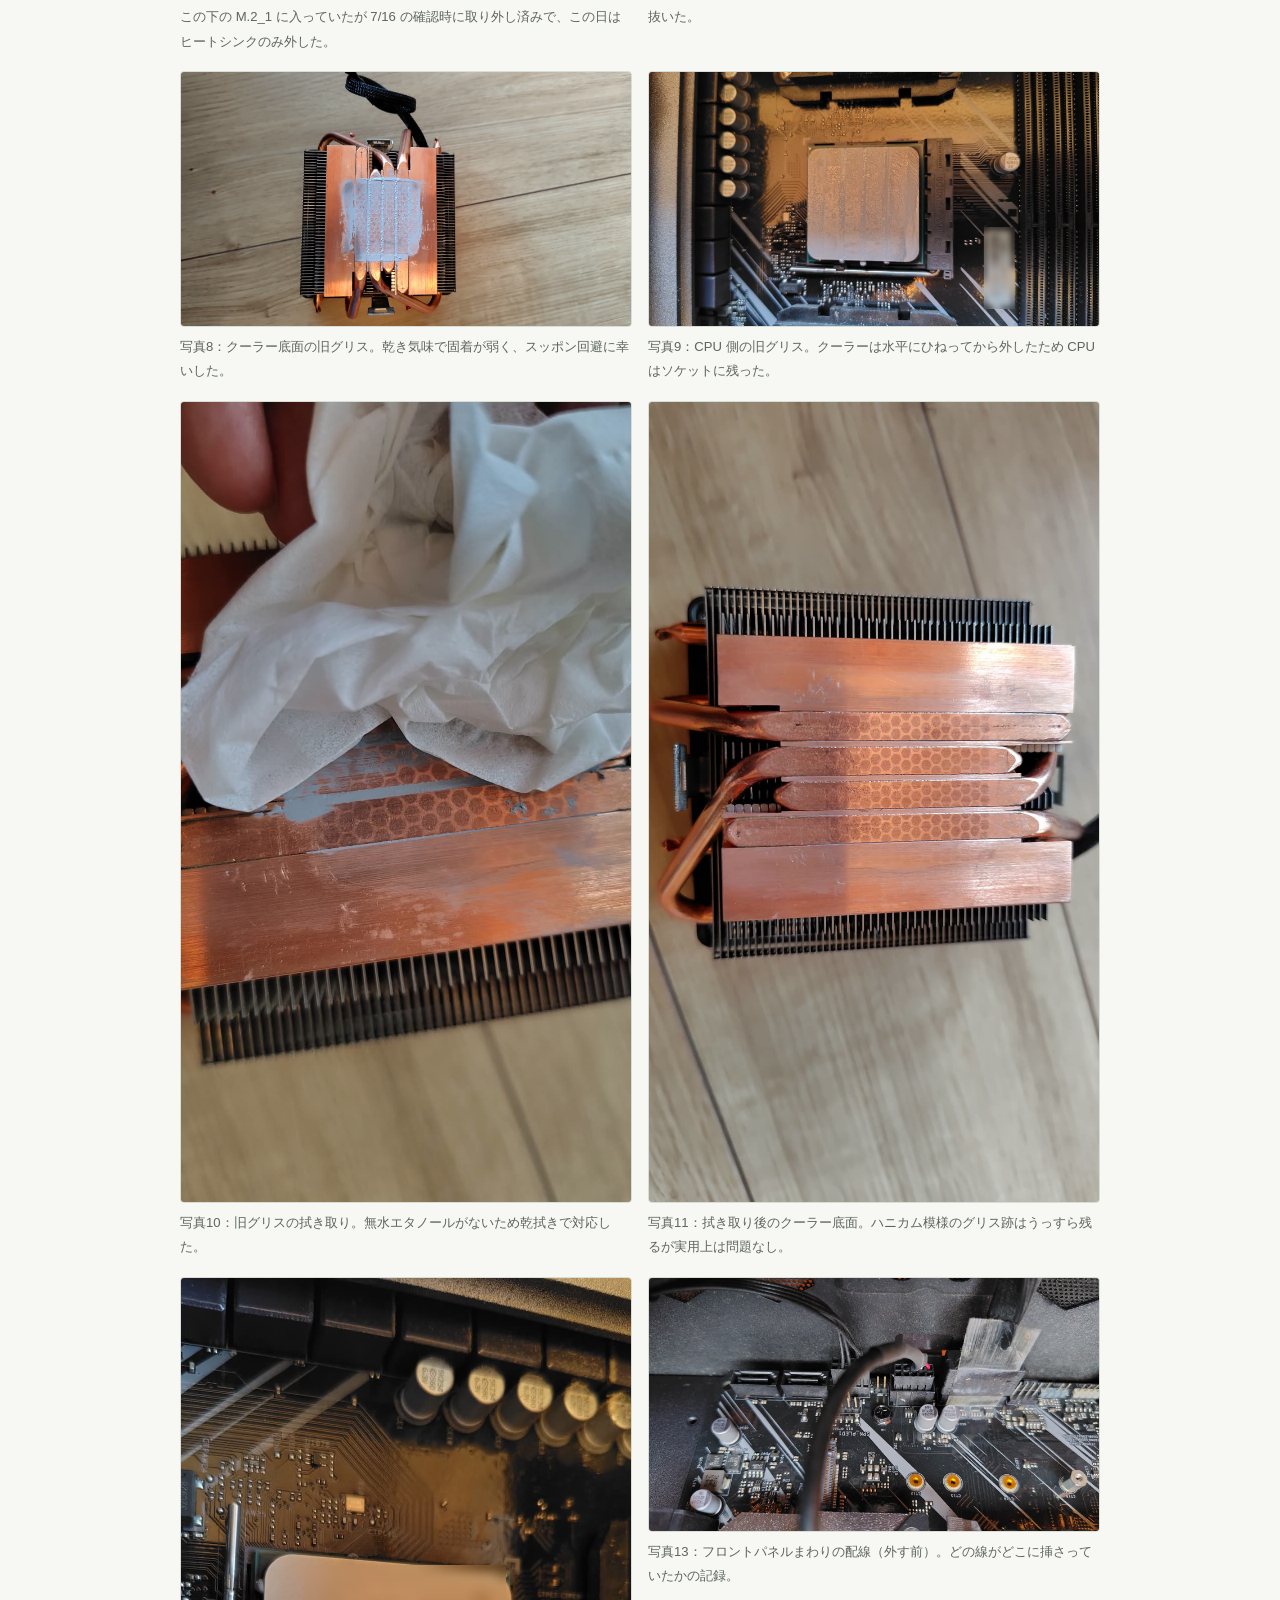
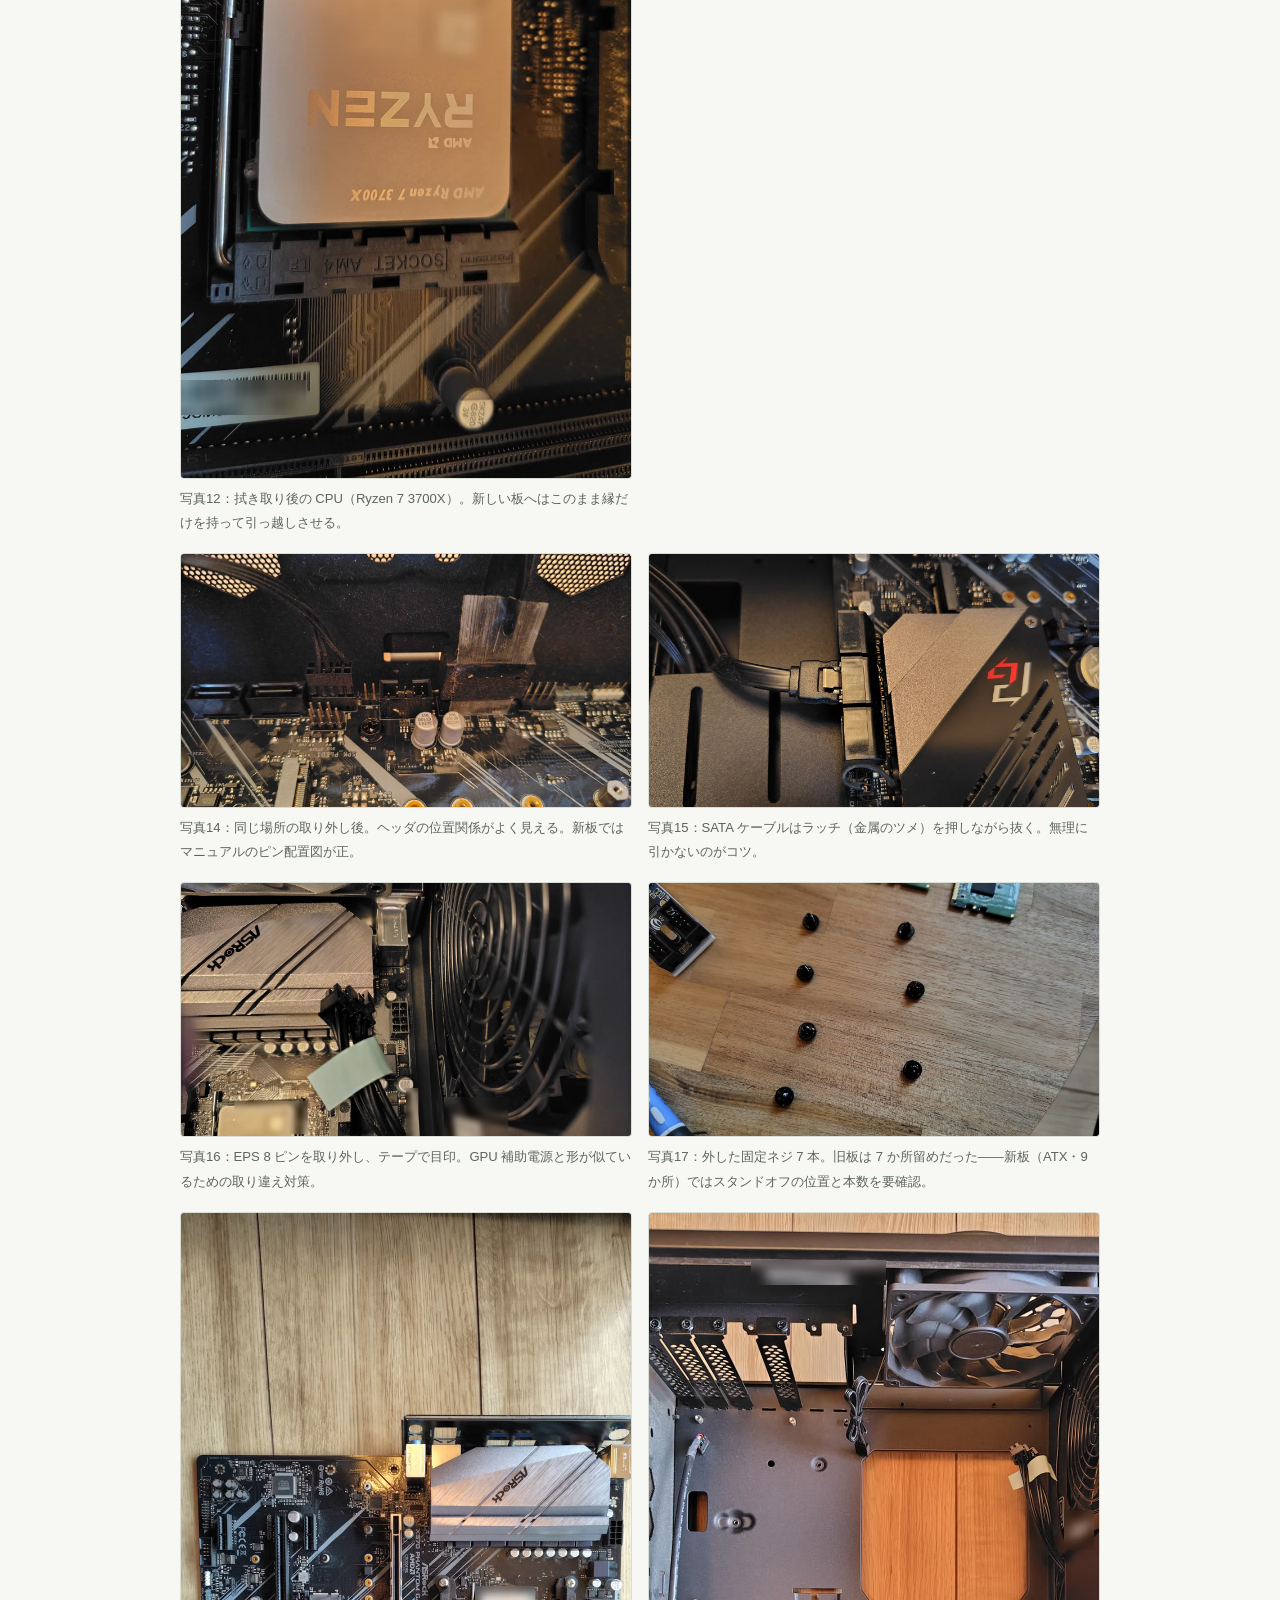
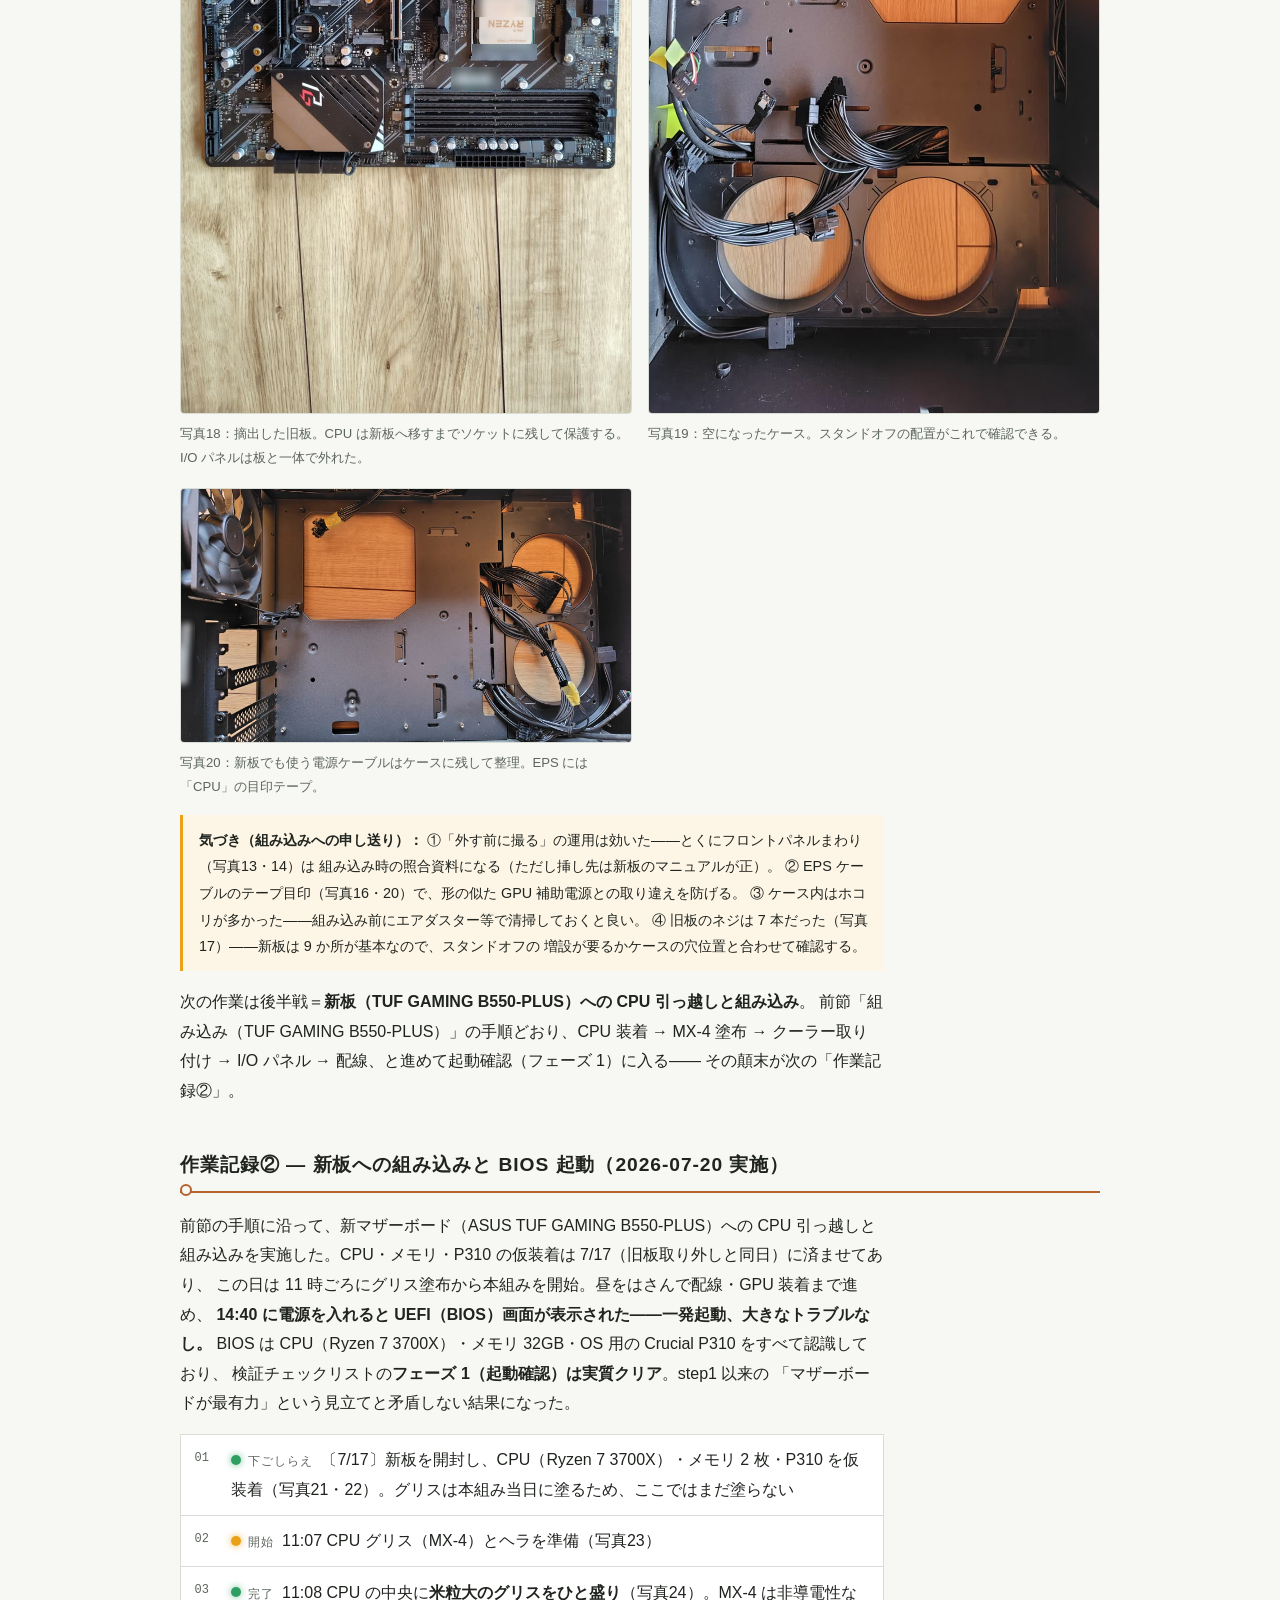
<file: docs/site/step3-assembly-verification.html>
<!DOCTYPE html>
<html lang="ja">
<head>
<meta charset="UTF-8">
<meta name="viewport" content="width=device-width, initial-scale=1">
<title>step3 組み立て・検証 — ゲーミングPC復活ログ</title>
<meta name="description" content="部品到着後に発覚した旧 OS SSD の認識不良、データ救出計画、マザーボード交換手順と動作検証チェックリスト（step3）">
<link rel="stylesheet" href="style.css">
</head>
<body>

<header class="site-header">
  <div class="site-header__inner">
    <p class="site-header__title"><a href="index.html">ゲーミングPC復活ログ</a></p>
    <span class="site-header__tag">GAMING PC REPAIR LOG</span>
  </div>
</header>

<section class="hero">
  <div class="hero__inner">
    <p class="silk silk--onboard">STEP 3 — LOG 2026-07-16 / 07-17 / 07-20 / 07-22</p>
    <h1 class="hero__title">組み立て・検証 — 新板で起動し、Windows 11 を導入</h1>
    <p class="hero__lead">
      マザーボードとグリスは無事に到着した。ところが交換作業を前に、旧 OS 入り SSD の
      中身を確認しようとしたら認識不良が発覚。搭載計画を「OS は P310 へクリーンインストール、
      旧 SSD はデータ救出対象として隔離」に修正したうえで、交換手順と検証チェックリストをまとめる。
      7月17日に旧マザーボードの取り外しまで完了し（作業記録①）、7月20日には新板への組み込みを終えて
      電源投入——BIOS が一発起動し、CPU・メモリ 32GB・OS 用 SSD をすべて認識した（作業記録②）。
      <strong>さらに7月22日、P310 へ Windows 11 をクリーンインストールしてデスクトップ到達まで完了した（作業記録③）。</strong>
      検証チェックリストのフェーズ 1・2 を通過——ただしライセンス認証には OEM ならではの壁があった（作業記録③で詳述）。
    </p>
  </div>
</section>

<main class="main">

  <section class="section">
    <h2 class="section__heading">部品到着 — 購入リストの 2 点がそろった</h2>
    <table class="spec-table">
      <tbody>
        <tr><th>マザーボード</th><td><strong>ASUS TUF GAMING B550-PLUS</strong>（新品・ATX）— ネット通販で購入、到着済み</td></tr>
        <tr><th>CPU グリス</th><td><strong>ARCTIC MX-4（4g）</strong>（新品）— 同じく到着済み。クーラー再取り付け時に塗り直す</td></tr>
      </tbody>
    </table>
    <p class="note">
      購入時の小話：通販サイトの「残り 1 点」表示に急かされて注文したが、翌日たまたま
      実店舗をのぞいたら同じ製品が 5 枚ほど積み重なっていた。EC の残数表示は販促演出の
      場合がある——数量表示だけで焦って判断しない、という教訓を得た（実害はなし）。
    </p>
  </section>

  <section class="section">
    <h2 class="section__heading">新トラブル — 旧 OS SSD（CFD PG3VNF 1TB）の認識不良</h2>
    <p>
      交換作業の前に、旧 OS 入り M.2 SSD の中身を確認しようと、SSD ケース
      （ロジテック LHR-LPNVW02UCD・USB 3.2 Gen2 対応の NVMe ケース）に入れて
      別の Windows PC へ接続した。経過は次のとおり。
    </p>
    <ol class="timeline">
      <li><span class="led led--amber" aria-hidden="true"></span><span class="timeline__state">対処</span>旧 OS SSD を SSD ケースに装着し、別の Windows PC へ USB 接続（2026-07-16）</li>
      <li><span class="led led--green" aria-hidden="true"></span><span class="timeline__state">正常</span>いったんは認識し、エクスプローラーで中身も表示された</li>
      <li><span class="led led--red" aria-hidden="true"></span><span class="timeline__state">異常</span>フォルダを開こうとすると数分待たされ、ようやく開く状態に</li>
      <li><span class="led led--red" aria-hidden="true"></span><span class="timeline__state">異常</span>しばらくすると SSD 自体が認識されなくなった</li>
      <li><span class="led led--red" aria-hidden="true"></span><span class="timeline__state">異常</span>「ディスクの管理」でも表示まで待たされ、「不明・初期化されていません」に。容量表示すら出ない（写真1）</li>
      <li><span class="led led--amber" aria-hidden="true"></span><span class="timeline__state">対処</span>「ディスクの初期化」ダイアログ（写真2）は<strong>キャンセル</strong>——初期化はしていない</li>
    </ol>
    <figure class="figure">
      <img src="images/step3-disk-management.png" alt="ディスクの管理のスクリーンショット。ディスク0（接続先PC自身のディスク）は正常だが、ディスク1が「不明・初期化されていません」と表示され、容量も表示されていない" loading="lazy">
      <figcaption>
        写真1：「ディスクの管理」の実画面。ディスク 0 は接続先 PC 自身のディスク（正常）。
        問題の旧 OS SSD はディスク 1 で、「不明・初期化されていません」——容量すら読めていない。
      </figcaption>
    </figure>
    <figure class="figure">
      <img src="images/step3-init-dialog.png" alt="ディスクの初期化ダイアログのスクリーンショット。ディスク1を MBR または GPT で初期化するよう促している" loading="lazy">
      <figcaption>
        写真2：ディスクの管理を開くと表示された「ディスクの初期化」ダイアログ。ここで OK を
        押してはいけない。キャンセルで閉じた。
      </figcaption>
    </figure>
    <p class="note">
      <strong>初期化してはいけない理由：</strong>「初期化」は新しい空のパーティション管理情報を
      書き込む操作で、実行するとデータ救出の難易度が一気に上がる。逆に言えば
      「初期化されていません」という表示は<strong>データが消えたという意味ではなく</strong>、
      管理情報が読み取れていないだけの可能性がある。同じ理由で、フォーマットや
      chkdsk（チェックディスク）も救出が終わるまで実行しない。
    </p>
    <p>
      考察：「読み込みが数分単位で停滞 → その後認識消失」という経過は、読み取りエラーの
      リトライを繰り返している SSD 側の不調（コントローラや NAND の異常）に典型的な
      パターン。ただし NVMe SSD は USB ケース内で高温になりやすく、ケースの発熱や
      USB ブリッジの相性でも似た症状が出ることがあるため、クロ確定は後述の
      NVMe 直結での再確認まで保留する。
    </p>
    <p>
      切り分けへの影響：step1 で確認したとおり、起動ループは SSD を全部外しても再現した。
      つまり<strong>この SSD 不調は「PC が起動しない」原因ではなく、別の（あるいは同じ根本原因から
      派生した）追加のトラブル</strong>であり、「マザーボード最有力」という見立ては変わらない。
      一方で「根本原因が電源で、マザーボードや SSD が巻き添えになった」という筋も
      考えられるため、第 2 段（電源交換）の構えは維持する。
    </p>
  </section>

  <section class="section">
    <h2 class="section__heading">方針の修正 — OS は P310 へ、旧 SSD は救出対象に</h2>
    <p>
      当初の搭載計画（<a href="step2-parts-procurement.html">step2</a> の図2）では旧 OS SSD を
      M.2_1 に載せてそのまま起動する予定だったが、信頼できないドライブから OS を起動するのは
      検証の混乱のもとになる。追加購入なし（既存部品のみ）で成立する次の形に修正する。
    </p>
    <table class="spec-table">
      <tbody>
        <tr><th>OS ドライブ</th><td>旧 CFD PG3VNF を流用 → <strong>Crucial P310 1TB に Windows 11 をクリーンインストール</strong>（M.2_1・Gen4 CPU 直結へ配置換え。M.2_1 にヒートシンクは付属しない——板の付属ヒートシンクは M.2_2 側）</td></tr>
        <tr><th>旧 CFD PG3VNF</th><td>M.2_1 に搭載 → <strong>当面 PC に組み込まない。</strong>未バックアップの大事なデータがあるため「データ救出対象」として隔離保管し、通電は救出作業のときだけにする</td></tr>
        <tr><th>M.2_2</th><td>P310（ゲーム用）→ <strong>空き。</strong>救出作業のときだけ CFD を一時装着する口として使う</td></tr>
        <tr><th>P310 の中身</th><td>インストール済みだったゲームは消えるが、Steam から再ダウンロードで復元できる</td></tr>
        <tr><th>Windows ライセンス</th><td>Microsoft アカウント紐付けのデジタルライセンスなので、クリーンインストールでも再認証できる見込み（手順は <a href="step2-parts-procurement.html">step2</a> 参照）</td></tr>
      </tbody>
    </table>
    <figure class="figure">
      <svg viewBox="0 0 760 574" role="img" aria-label="TUF GAMING B550-PLUS 搭載計画の改訂版。ソケットに Ryzen 7 3700X、M.2_1 に OS 用として Crucial P310、x16 スロットに RTX 2070 SUPER、x1 スロットに PCE-AX58BT を搭載し、M.2_2 は空きとして救出作業時のみ CFD PG3VNF を一時装着する">
        <text x="16" y="26" class="svg-silk" font-size="11" fill="#b4632c">ASUS TUF GAMING B550-PLUS — 搭載計画・改訂版（板の上から順）</text>

        <!-- 行 1：ソケット AM4 ← Ryzen 7 3700X -->
        <g>
          <rect x="16" y="42" width="250" height="62" rx="4" fill="#143528"/>
          <text x="30" y="68" class="svg-silk" font-size="10" fill="#d9a06b">SOCKET AM4</text>
          <text x="30" y="90" font-size="13" fill="#e9efe9">CPU ソケット</text>
          <line x1="266" y1="73" x2="306" y2="73" stroke="#b4632c" stroke-width="3"/>
          <rect x="306" y="42" width="438" height="62" rx="4" fill="#ffffff" stroke="#2f9e63" stroke-width="2"/>
          <circle cx="326" cy="73" r="5" fill="#2f9e63"/>
          <text x="342" y="68" font-size="14" fill="#20241f">Ryzen 7 3700X（流用）</text>
          <text x="342" y="90" class="svg-silk" font-size="10" fill="#5c655d">MX-4 を塗り直してクーラーを装着する</text>
        </g>

        <!-- 行 2：M.2_1 ← Crucial P310（OS・変更点） -->
        <g>
          <rect x="16" y="116" width="250" height="62" rx="4" fill="#ffffff" stroke="#b4632c" stroke-width="2"/>
          <text x="30" y="142" class="svg-silk" font-size="10" fill="#b4632c">M.2_1 — GEN4 X4（CPU 直結）</text>
          <text x="30" y="164" font-size="13" fill="#20241f">上段 M.2 スロット</text>
          <line x1="266" y1="147" x2="306" y2="147" stroke="#b4632c" stroke-width="3"/>
          <rect x="306" y="116" width="438" height="62" rx="4" fill="#ffffff" stroke="#eba117" stroke-width="2.5"/>
          <circle cx="326" cy="147" r="5" fill="#eba117"/>
          <text x="342" y="142" font-size="14" fill="#20241f">Crucial P310 1TB（流用）— OS 用に変更</text>
          <text x="342" y="164" class="svg-silk" font-size="10" fill="#b4632c">Windows 11 をクリーンインストール。ヒートシンクは付属しない</text>
        </g>

        <!-- 行 3：PCIe x16 ← RTX 2070 SUPER -->
        <g>
          <rect x="16" y="190" width="250" height="62" rx="4" fill="#143528"/>
          <text x="30" y="216" class="svg-silk" font-size="10" fill="#d9a06b">PCIE X16 — GEN4</text>
          <text x="30" y="238" font-size="13" fill="#e9efe9">グラフィックス用スロット</text>
          <line x1="266" y1="221" x2="306" y2="221" stroke="#b4632c" stroke-width="3"/>
          <rect x="306" y="190" width="438" height="62" rx="4" fill="#ffffff" stroke="#2f9e63" stroke-width="2"/>
          <circle cx="326" cy="221" r="5" fill="#2f9e63"/>
          <text x="342" y="216" font-size="14" fill="#20241f">RTX 2070 SUPER（流用）</text>
          <text x="342" y="238" class="svg-silk" font-size="10" fill="#5c655d">3700X は内蔵 GPU なし——最小構成の起動確認でも必須</text>
        </g>

        <!-- 行 4：PCIe x1 ← PCE-AX58BT -->
        <g>
          <rect x="16" y="264" width="250" height="62" rx="4" fill="#ffffff" stroke="#b4632c" stroke-width="2"/>
          <text x="30" y="290" class="svg-silk" font-size="10" fill="#b4632c">PCIE X1 — 3 本のうち空きの 1 本</text>
          <text x="30" y="312" font-size="13" fill="#20241f">拡張スロット</text>
          <line x1="266" y1="295" x2="306" y2="295" stroke="#b4632c" stroke-width="3"/>
          <rect x="306" y="264" width="438" height="62" rx="4" fill="#ffffff" stroke="#2f9e63" stroke-width="2"/>
          <circle cx="326" cy="295" r="5" fill="#2f9e63"/>
          <text x="342" y="290" font-size="14" fill="#20241f">ASUS PCE-AX58BT（流用）— Wi-Fi 子機</text>
          <text x="342" y="312" class="svg-silk" font-size="10" fill="#5c655d">GPU クーラーで塞がる 1 本を避けて装着。アンテナ接続を忘れずに</text>
        </g>

        <!-- 行 5：M.2_2 ← 空き（救出時のみ CFD） -->
        <g>
          <rect x="16" y="338" width="250" height="62" rx="4" fill="#ffffff" stroke="#b4632c" stroke-width="2"/>
          <text x="30" y="364" class="svg-silk" font-size="10" fill="#b4632c">M.2_2 — GEN3 X4（チップセット）</text>
          <text x="30" y="386" font-size="13" fill="#20241f">下段 M.2 スロット</text>
          <line x1="266" y1="369" x2="306" y2="369" stroke="#b4632c" stroke-width="3" stroke-dasharray="7 6"/>
          <rect x="306" y="338" width="438" height="62" rx="4" fill="#f0f2ee" stroke="#b9c2ba" stroke-width="2" stroke-dasharray="7 6"/>
          <circle cx="326" cy="369" r="5" fill="#b9c2ba"/>
          <text x="342" y="364" font-size="14" fill="#5c655d">空き（当面）</text>
          <text x="342" y="386" class="svg-silk" font-size="10" fill="#5c655d">データ救出のときだけ CFD PG3VNF を一時装着する</text>
        </g>

        <!-- 隔離保管の注記行 -->
        <g>
          <rect x="16" y="414" width="728" height="62" rx="4" fill="#ffffff" stroke="#eba117" stroke-width="2.5"/>
          <circle cx="36" cy="445" r="5" fill="#eba117"/>
          <text x="52" y="440" font-size="14" fill="#20241f">CFD PG3VNF 1TB（旧 OS・要救出）— PC の外で隔離保管</text>
          <text x="52" y="462" class="svg-silk" font-size="10" fill="#b4632c">初期化・フォーマット・chkdsk 禁止。通電は救出作業のときだけ</text>
        </g>

        <!-- 補足行 -->
        <g>
          <rect x="16" y="490" width="728" height="46" rx="4" fill="#f0f2ee" stroke="#d8ddd5" stroke-width="1.5"/>
          <text x="30" y="518" class="svg-silk" font-size="11" fill="#5c655d">変更点：P310 が M.2_2 → M.2_1（OS 用）へ。M.2_2 使用時の SATA 5・6 番無効化も当面は関係なし</text>
        </g>
      </svg>
      <figcaption>
        図1：搭載計画の改訂版（オリジナルの模式図）。step2 の図2 との違いは M.2 まわりのみ——
        P310 が OS 用として M.2_1（Gen4 CPU 直結）へ昇格し、旧 CFD は板に載せず救出対象として隔離する。
      </figcaption>
    </figure>
  </section>

  <section class="section">
    <h2 class="section__heading">データ救出計画 — CFD PG3VNF から大事なデータを取り出す</h2>
    <p>
      旧 OS SSD には未バックアップの大事なデータが残っている。読めなくなりかけの
      ドライブは<strong>通電とリトライのたびに状態が悪化しうる</strong>ため、
      「読めている間に、優先度の高いものから、コピーだけ」が大原則になる。
    </p>
    <ul class="check-list">
      <li><span class="led led--red" aria-hidden="true"></span><strong>初期化・フォーマット・chkdsk を実行しない</strong>——管理情報を書き換えて救出を難しくする操作はすべて禁止</li>
      <li><span class="led led--red" aria-hidden="true"></span><strong>書き込まない</strong>——救出は読み取り（コピー）だけ。SSD 内のファイルを開いて編集・保存しない</li>
      <li><span class="led led--amber" aria-hidden="true"></span><strong>通電は救出作業のときだけ</strong>——普段は取り外して保管する</li>
      <li><span class="led led--green" aria-hidden="true"></span><strong>先に「救出優先リスト」を作る</strong>——書類・写真 → ブラウザのブックマーク → ゲームのセーブデータ（Steam クラウド対象外のもの）→ その他、の順に救う場所を紙に書き出しておく。コピー先の空き容量も確保しておく</li>
    </ul>
    <figure class="figure">
      <svg viewBox="0 0 760 400" role="img" aria-label="データ救出のフロー。PC 復活後に新マザーの M.2_2 へ NVMe 直結で試し、認識したら SMART を確認して優先リスト順にコピーする。認識しなければ別 PC と SSD ケースで再試行し、それでもだめなら読み取り専用の復旧ソフトや専門業者を検討する">
        <!-- 左列：試行の段階 -->
        <g>
          <rect x="16" y="40" width="330" height="70" rx="4" fill="#143528"/>
          <text x="32" y="66" class="svg-silk" font-size="10" fill="#d9a06b">第 1 手 — 本命</text>
          <text x="32" y="90" font-size="14" fill="#e9efe9">PC 復活後、新マザーの M.2_2 に直結</text>
        </g>
        <g>
          <rect x="16" y="150" width="330" height="70" rx="4" fill="#ffffff" stroke="#eba117" stroke-width="2.5"/>
          <text x="32" y="176" class="svg-silk" font-size="10" fill="#b4632c">第 2 手</text>
          <text x="32" y="200" font-size="14" fill="#20241f">別 PC ＋ SSD ケース（USB）で再試行</text>
        </g>
        <g>
          <rect x="16" y="260" width="330" height="70" rx="4" fill="#ffffff" stroke="#e5484d" stroke-width="2.5"/>
          <text x="32" y="286" class="svg-silk" font-size="10" fill="#e5484d">最終手段</text>
          <text x="32" y="310" font-size="14" fill="#20241f">復旧ソフト（読み取り専用）→ 専門業者</text>
        </g>

        <!-- 左列の下向き矢印（認識しない） -->
        <g stroke="#b4632c" stroke-width="3" fill="none">
          <line x1="120" y1="110" x2="120" y2="150"/>
          <line x1="120" y1="220" x2="120" y2="260"/>
        </g>
        <path d="M 120 146 L 114 134 L 126 134 Z" fill="#b4632c"/>
        <path d="M 120 256 L 114 244 L 126 244 Z" fill="#b4632c"/>
        <text x="134" y="136" class="svg-silk" font-size="10" fill="#e5484d">認識しない</text>
        <text x="134" y="246" class="svg-silk" font-size="10" fill="#e5484d">それでも認識しない</text>

        <!-- 右列：コピー → 完了 -->
        <g>
          <rect x="420" y="40" width="324" height="180" rx="4" fill="#ffffff" stroke="#2f9e63" stroke-width="2.5"/>
          <text x="436" y="66" class="svg-silk" font-size="10" fill="#2f9e63">認識したら</text>
          <text x="436" y="94" font-size="14" fill="#20241f">1. CrystalDiskInfo で SMART を記録</text>
          <text x="436" y="122" font-size="14" fill="#20241f">2. 優先リスト順にコピー（読み取りのみ）</text>
          <text x="436" y="150" font-size="14" fill="#20241f">3. コピー先で開けることを確認</text>
          <text x="436" y="182" class="svg-silk" font-size="10" fill="#5c655d">停滞したら順番を飛ばして先に進む——</text>
          <text x="436" y="198" class="svg-silk" font-size="10" fill="#5c655d">1 か所で粘らない</text>
        </g>
        <g>
          <rect x="420" y="260" width="324" height="70" rx="4" fill="#143528"/>
          <circle cx="444" cy="295" r="6" fill="#2f9e63"/>
          <text x="460" y="300" font-size="14" fill="#e9efe9">救出完了 — 別ドライブへ二重保存</text>
        </g>

        <!-- 右向き矢印（認識した） -->
        <g stroke="#2f9e63" stroke-width="3" fill="none">
          <line x1="346" y1="75" x2="420" y2="75"/>
          <line x1="346" y1="185" x2="420" y2="185"/>
          <line x1="582" y1="220" x2="582" y2="260"/>
        </g>
        <path d="M 416 75 L 404 69 L 404 81 Z" fill="#2f9e63"/>
        <path d="M 416 185 L 404 179 L 404 191 Z" fill="#2f9e63"/>
        <path d="M 582 256 L 576 244 L 588 244 Z" fill="#2f9e63"/>

        <!-- 撤退基準 -->
        <g>
          <rect x="16" y="352" width="728" height="40" rx="4" fill="#fdf6e7" stroke="#eba117" stroke-width="1.5"/>
          <text x="30" y="377" class="svg-silk" font-size="11" fill="#b4632c">撤退基準：読み込み停滞やエラーが頻発したら、その場で通電をやめて次の手へ（粘るほど悪化する）</text>
        </g>
      </svg>
      <figcaption>
        図2：データ救出のフロー（オリジナルの模式図）。USB ブリッジを介するケースより
        NVMe 直結のほうが安定しやすく認識の可能性も上がるため、PC 復活後の M.2_2 直結を本命とする。
      </figcaption>
    </figure>
    <p class="note">
      第 1 手を「PC 復活後」に置くのは、マザー交換で確実に動く受け皿を先に作るため。
      ただし第 1 段（マザー交換）で直らず第 2 段（電源交換）へ進むことになった場合は、
      復活を待たずに第 2 手（別 PC ＋ケース）を先に試してよい。その際はケース付属の
      放熱シートを貼り、熱がこもらない置き方で短時間勝負にする。復旧ソフトを使う場合は
      「読み取り専用でスキャンするもの」を選び、<strong>復元先は必ず別のドライブ</strong>にする。
      専門業者は数万〜数十万円かかるため、データの価値と天秤にかけて判断する。
    </p>
  </section>

  <section class="section">
    <h2 class="section__heading">組み立て手順 — 旧板から新板へ</h2>
    <p>まず道具と下ごしらえ。作業前に次をそろえる。</p>
    <ul class="check-list">
      <li><span class="led" aria-hidden="true"></span><strong>Windows 11 インストール USB</strong>（8GB 以上）— 別の Windows PC で <a href="https://www.microsoft.com/ja-jp/software-download/windows11">Microsoft 公式のダウンロードページ</a>から「インストール メディアの作成」で作る</li>
      <li><span class="led" aria-hidden="true"></span><strong>LAN ケーブル</strong>（ルーターまで届く長さ）— Windows 11 Home のセットアップはネット接続と Microsoft アカウントが必須。Wi-Fi 子機（PCE-AX58BT）はセットアップ中にドライバが当たらないことがあるため、有線でつなげるようにしておく（オンボード LAN は最新のインストール USB なら認識される見込み）</li>
      <li><span class="led" aria-hidden="true"></span>プラスドライバー（#2）、外したネジを入れるトレー、明るいライト</li>
      <li><span class="led" aria-hidden="true"></span>（任意）無水エタノール — 旧グリスの拭き取りの仕上げ用。なければ丁寧な乾拭きでもよい</li>
      <li><span class="led" aria-hidden="true"></span>静電気対策 — 作業前に金属（ケースの金属部など）に触れて放電。カーペットの上では作業しない</li>
      <li><span class="led" aria-hidden="true"></span>スマホ — <strong>配線を外す前に必ず写真を撮る</strong>（復旧の保険であり、この備忘録の写真素材にもなる）</li>
      <li><span class="led" aria-hidden="true"></span>（任意）<a href="https://www.asus.com/motherboards-components/motherboards/tuf-gaming/tuf-gaming-b550-plus/">ASUS 公式サポート</a>から TUF GAMING B550-PLUS のマニュアルとチップセット／LAN ドライバを別 USB に入れておく</li>
    </ul>
    <p class="note">
      <strong>「エタノール配合」の手指消毒液を代用しない：</strong>実作業当日（2026-07-17）、
      手元にあった手指の消毒液（写真3）をグリス拭きに使えないか検討したが、見送った。
      この種の製品はグリセリンや中鎖脂肪酸トリグリセリド（＝油分）などの保湿成分を含み、
      拭いたあとの金属面に油膜が残って熱伝導の妨げになる。ラベルに「エタノール」とあっても
      溶剤として入っているだけで、中身は水ベースの消毒液——ほぼ何も残さず揮発する
      無水エタノール（純度 99.5%）とは別物。ウェットティッシュ類も同じ理由で不可。
      なければ<strong>乾拭きで十分</strong>（今回も乾拭きで対応）。
    </p>
    <figure class="figure">
      <img src="images/step3-hand-sanitizer-label.jpg" alt="手指の消毒液のラベル写真。「手肌にやさしい保湿成分配合」「エタノールを溶剤として使用」の表示があり、有効成分はベンザルコニウム塩化物、添加物としてエタノール・グリセリン・中鎖脂肪酸トリグリセリド・乳酸Naと記載されている" loading="lazy">
      <figcaption>
        写真3：代用候補になった手指の消毒液のラベル。添加物にグリセリン・
        中鎖脂肪酸トリグリセリド（保湿の油分）とあり、これが接触面に残るためグリス拭きには
        使えない。「アルコール配合＝無水エタノールの代わり」ではなく、成分表を見て判断する
        のが教訓。
      </figcaption>
    </figure>
    <p><strong>取り外し（旧 OEM 板）</strong>——2026-07-17 実施済み。経過と写真は下の「作業記録①」参照</p>
    <ol>
      <li>電源ケーブルを抜き、電源ユニット背面のスイッチを OFF。電源ボタンを数回押して残留電荷を放電する</li>
      <li>ケース内の全景を撮影 → 24 ピン・EPS 8 ピン・フロントパネル・USB・ファンなど、<strong>ケーブルを 1 本外すごとに撮影</strong>する</li>
      <li>GPU（補助電源 → スロットのラッチ → ブラケットのネジの順）、Wi-Fi 子機、メモリ 2 枚を外す（SSD は取り外し済み）</li>
      <li>CPU クーラーのネジを対角順に少しずつ（1 本あたり 1〜2 回転ずつ）緩め、<strong>真上に引かず、軽く水平にひねってグリスの張り付きを剥がしてから</strong>持ち上げる——AM4 は固着したまま引くと CPU ごとソケットから抜ける「スッポン」事故が起きうる（前回グリスを塗り直していないため固着は弱いはず）。CPU はレバーを上げ、<strong>縁だけを持って</strong>まっすぐ持ち上げる。裏のピンには触れず、置くときはピンを上向きに。CPU とクーラー底面の旧グリスはティッシュで拭き取り、仕上げに無水エタノールがあればなおきれいに落ちる（<strong>ピン側に液体は厳禁</strong>）</li>
      <li>マザーボードのネジを外して板を取り出す。ケース側のスタンドオフ（マザーを浮かせる六角スペーサー）の位置が新しい板のネジ穴（ATX・9 か所）と一致しているか確認する</li>
    </ol>
    <p><strong>組み込み（TUF GAMING B550-PLUS）</strong></p>
    <ol>
      <li>新しい板を箱（帯電防止袋の上）に置き、CPU を装着する——CPU 角の<strong>▲マークをソケットの▲に合わせ</strong>、力をかけずに載せてレバーを倒す</li>
      <li>メモリ 2 枚をマニュアル推奨の <strong>A2・B2 スロット</strong>へ（カチッと両端のラッチが閉じるまで）</li>
      <li>P310 を M.2_1 に装着する——<strong>M.2_1 にヒートシンクは付属しない</strong>（付属ヒートシンクは M.2_2 側。そちらを使うときは裏の保護フィルムを剥がしてから）</li>
      <li>CPU に MX-4 を塗る——中央に米粒 1.5〜2 粒分（直径 4〜5mm のひと盛り）。ヘラで伸ばさなくてもクーラーの圧着で広がる。MX-4 は非導電性なので多少はみ出しても無害——少なすぎるより多すぎるほうがまし。クーラーは<strong>載せたら位置をずらさず</strong>、対角順に「全体を仮締め → もう 1 周で本締め」の 2 段階で均等に締める。最後に<strong>ファンケーブルを CPU_FAN ヘッダへ接続</strong>（忘れると起動時に CPU Fan Error で止まる、挿し忘れの定番）</li>
      <li><strong>I/O パネル（バックパネル）を先にケースへはめる</strong>——TUF GAMING B550-PLUS は板と別体。ケースに板を入れたあとでは取り付けられない、忘れやすさ No.1 の部品</li>
      <li>板をケースに入れてネジ 9 本で固定し、撮っておいた写真を見ながら配線する——24 ピン／EPS 8 ピン／フロントパネル（電源スイッチ・LED はマニュアルのピン配置図参照）／USB ヘッダ／HD AUDIO／ケースファン</li>
      <li>GPU を一番上の x16 スロットに装着して補助電源を接続、Wi-Fi 子機を空きの x1 に装着してアンテナをつなぐ</li>
      <li>図1 と写真を見ながら、挿し忘れ・仮止めのままのネジがないか最終確認する</li>
    </ol>
    <p class="note">
      <strong>配線の要点：</strong>撮っておいた写真は「どのケーブルか」を見分けるための資料で、
      挿し先は<strong>新しい板のマニュアルのピン配置図が正</strong>（旧板とはヘッダの位置が違う）。
      とくに <strong>EPS 8 ピン（CPU 電源）と GPU 補助電源（PCIE）はコネクタ形状が似ていて
      取り違えやすい</strong>——ケーブル側の刻印「CPU」を確認し、切り欠きが合わないものは無理に
      押し込まない。CPU 電源は 8 ピンのみで足りる（隣の 4 ピンは空きでよい）。フロントパネルは
      PWR SW・RESET SW が極性なし、PWR LED・HDD LED は極性ありだが、間違えても光らないだけで
      壊れない。24 ピンはラッチが鳴るまで挿し込む——半挿しは「通電しない」の定番原因。
    </p>
    <p class="note">
      慎重に進めたい場合は、ケースに入れる前に「箱の上で最小構成テスト」を挟むと切り分けが
      楽になる——CPU＋クーラー＋メモリ 1 枚＋GPU＋電源（24 ピン・EPS・GPU 補助）だけつなぎ、
      マニュアルの電源スイッチピンをドライバーの先で短絡して起動、BIOS 画面が出るかだけ確認する。
      <strong>3700X は内蔵 GPU がないため、このテストでも GPU とモニタ接続は必須。</strong>
    </p>
  </section>

  <section class="section">
    <h2 class="section__heading">作業記録① — 旧板の取り外し（2026-07-17 実施）</h2>
    <p>
      前節の手順に沿って、旧マザーボード（ASRock X570 Phantom Gaming 4・OEM）の取り外しを
      実施した。10:18 に側板を開けて作業開始、12:08 に板の摘出まで完了——旧グリスの拭き取りを
      含めて<strong>所要約 1 時間 50 分</strong>。心配していた AM4 の「スッポン」もコネクタの
      破損もなく、トラブルゼロで前半戦を終えた。
    </p>
    <ol class="timeline">
      <li><span class="led led--amber" aria-hidden="true"></span><span class="timeline__state">開始</span>10:18 作業前の全景を撮影（写真4）。以降も<strong>ケーブルを外すたびに撮影</strong>しながら進めた</li>
      <li><span class="led led--green" aria-hidden="true"></span><span class="timeline__state">完了</span>10:20 GPU（RTX 2070 SUPER）を取り外し——補助電源 → スロットのラッチ → ブラケットネジの順（写真5）</li>
      <li><span class="led led--green" aria-hidden="true"></span><span class="timeline__state">完了</span>10:37 Wi-Fi 子機（PCE-AX58BT）を取り外し、続けて M.2 ARMOR ヒートシンクを取り外し（写真6）——下の M.2_1 は空。旧 OS の CFD PG3VNF は 7/16 の SSD ケース確認時に、M.2_2 の P310 も起動チェック時に取り外し済み</li>
      <li><span class="led led--green" aria-hidden="true"></span><span class="timeline__state">完了</span>10:41 メモリ 2 枚を取り外し（写真7）</li>
      <li><span class="led led--green" aria-hidden="true"></span><span class="timeline__state">完了</span>10:45 CPU クーラーを対角順に少しずつ緩め、<strong>軽く水平にひねってから</strong>持ち上げ——スッポンなし（写真8・9）</li>
      <li><span class="led led--amber" aria-hidden="true"></span><span class="timeline__state">対処</span>10:46〜11:04 CPU とクーラー底面の旧グリスをティッシュで乾拭き（写真10〜12）。途中、手指消毒液の代用を検討して見送った（前節・写真3 の教訓）</li>
      <li><span class="led led--green" aria-hidden="true"></span><span class="timeline__state">完了</span>11:06〜11:14 フロントパネル・USB・HD AUDIO・SATA・ファンの各ケーブルを、撮影しながら 1 本ずつ取り外し（写真13〜15）</li>
      <li><span class="led led--green" aria-hidden="true"></span><span class="timeline__state">完了</span>11:16〜11:19 EPS 8 ピンと 24 ピンを取り外し。EPS ケーブルにはテープで目印を付けた（写真16）</li>
      <li><span class="led led--green" aria-hidden="true"></span><span class="timeline__state">完了</span>11:25 マザーボードの固定ネジを外す——旧板は 7 本留めだった（写真17）</li>
      <li><span class="led led--green" aria-hidden="true"></span><span class="timeline__state">完了</span>12:08 旧板をケースから摘出（写真18）。ケースが空になった（写真19）</li>
      <li><span class="led led--amber" aria-hidden="true"></span><span class="timeline__state">整理</span>〜13:47 新板でも使う電源ケーブル類はケース内に残し、取り回しを整えて前半戦終了（写真20）</li>
    </ol>
    <div class="photo-grid">
      <figure class="figure">
        <img src="images/step3-removal-01-before-overview.jpg" alt="作業前のケース内部の全景。GPU・CPU クーラー・配線がすべて取り付いたままの状態" loading="lazy">
        <figcaption>写真4：作業前の全景。配線復旧の保険として、この状態をまず記録した。</figcaption>
      </figure>
      <figure class="figure">
        <img src="images/step3-removal-02-gpu-slot-after.jpg" alt="GPU 取り外し後の PCIe x16 スロットまわり。下段には M.2 ARMOR ヒートシンク、右には Wi-Fi 子機が残っている" loading="lazy">
        <figcaption>写真5：GPU 取り外し後の x16 スロットまわり。ホコリの堆積が目立つ。</figcaption>
      </figure>
      <figure class="figure">
        <img src="images/step3-removal-03-m2-armor.jpg" alt="M.2 ARMOR ヒートシンクの近接。左には空の M.2_2 スロットが見えている" loading="lazy">
        <figcaption>写真6：M.2 ARMOR ヒートシンク。旧 OS の CFD PG3VNF（救出対象）はこの下の M.2_1 に入っていたが 7/16 の確認時に取り外し済みで、この日はヒートシンクのみ外した。</figcaption>
      </figure>
      <figure class="figure">
        <img src="images/step3-removal-04-ram-slots-before.jpg" alt="メモリ取り外し前の DIMM スロット。2 枚が 1 つおきのスロットに装着されている" loading="lazy">
        <figcaption>写真7：メモリ取り外し前。装着スロットの位置（1 つおき）を記録してから抜いた。</figcaption>
      </figure>
      <figure class="figure">
        <img src="images/step3-removal-05-cooler-grease.jpg" alt="取り外した CPU クーラーの底面。銅製ベースに白い旧グリスが残っている" loading="lazy">
        <figcaption>写真8：クーラー底面の旧グリス。乾き気味で固着が弱く、スッポン回避に幸いした。</figcaption>
      </figure>
      <figure class="figure">
        <img src="images/step3-removal-06-cpu-grease.jpg" alt="ソケットに残った CPU の表面に旧グリスが薄く広がっている" loading="lazy">
        <figcaption>写真9：CPU 側の旧グリス。クーラーは水平にひねってから外したため CPU はソケットに残った。</figcaption>
      </figure>
      <figure class="figure">
        <img src="images/step3-removal-07-grease-wipe.jpg" alt="ティッシュでクーラー底面の旧グリスを拭き取っているところ" loading="lazy">
        <figcaption>写真10：旧グリスの拭き取り。無水エタノールがないため乾拭きで対応した。</figcaption>
      </figure>
      <figure class="figure">
        <img src="images/step3-removal-08-cooler-clean.jpg" alt="拭き取り後のクーラー底面。銅のベースとヒートパイプがきれいになっている" loading="lazy">
        <figcaption>写真11：拭き取り後のクーラー底面。ハニカム模様のグリス跡はうっすら残るが実用上は問題なし。</figcaption>
      </figure>
      <figure class="figure">
        <img src="images/step3-removal-09-cpu-clean.jpg" alt="拭き取り後の Ryzen 7 3700X がソケットに収まっている" loading="lazy">
        <figcaption>写真12：拭き取り後の CPU（Ryzen 7 3700X）。新しい板へはこのまま縁だけを持って引っ越しさせる。</figcaption>
      </figure>
      <figure class="figure">
        <img src="images/step3-removal-10-frontpanel-before.jpg" alt="フロントパネルヘッダまわりにケーブルが接続されたままの状態" loading="lazy">
        <figcaption>写真13：フロントパネルまわりの配線（外す前）。どの線がどこに挿さっていたかの記録。</figcaption>
      </figure>
      <figure class="figure">
        <img src="images/step3-removal-11-frontpanel-after.jpg" alt="フロントパネルヘッダのケーブルをすべて外した状態" loading="lazy">
        <figcaption>写真14：同じ場所の取り外し後。ヘッダの位置関係がよく見える。新板ではマニュアルのピン配置図が正。</figcaption>
      </figure>
      <figure class="figure">
        <img src="images/step3-removal-12-sata-latch.jpg" alt="SATA ケーブルのラッチ付きコネクタの近接" loading="lazy">
        <figcaption>写真15：SATA ケーブルはラッチ（金属のツメ）を押しながら抜く。無理に引かないのがコツ。</figcaption>
      </figure>
      <figure class="figure">
        <img src="images/step3-removal-13-eps-tape.jpg" alt="EPS 8 ピンコネクタを抜き、ケーブルに目印のテープを付けた状態" loading="lazy">
        <figcaption>写真16：EPS 8 ピンを取り外し、テープで目印。GPU 補助電源と形が似ているための取り違え対策。</figcaption>
      </figure>
      <figure class="figure">
        <img src="images/step3-removal-14-screws.jpg" alt="外したマザーボード固定ネジ 7 本が床に並べてある。左上に USB ヘッダアダプタ、右上に M.2 SSD" loading="lazy">
        <figcaption>写真17：外した固定ネジ 7 本。旧板は 7 か所留めだった——新板（ATX・9 か所）ではスタンドオフの位置と本数を要確認。</figcaption>
      </figure>
      <figure class="figure">
        <img src="images/step3-removal-15-board-out.jpg" alt="ケースから摘出した ASRock X570 Phantom Gaming 4。CPU はソケットに残したまま" loading="lazy">
        <figcaption>写真18：摘出した旧板。CPU は新板へ移すまでソケットに残して保護する。I/O パネルは板と一体で外れた。</figcaption>
      </figure>
      <figure class="figure">
        <img src="images/step3-removal-16-empty-case.jpg" alt="マザーボードを取り出して空になったケース内部" loading="lazy">
        <figcaption>写真19：空になったケース。スタンドオフの配置がこれで確認できる。</figcaption>
      </figure>
      <figure class="figure">
        <img src="images/step3-removal-17-psu-cables.jpg" alt="ケース内に残した電源ケーブル類。EPS ケーブルには CPU と書いた黄色いテープが貼ってある" loading="lazy">
        <figcaption>写真20：新板でも使う電源ケーブルはケースに残して整理。EPS には「CPU」の目印テープ。</figcaption>
      </figure>
    </div>
    <p class="note">
      <strong>気づき（組み込みへの申し送り）：</strong>
      ①「外す前に撮る」の運用は効いた——とくにフロントパネルまわり（写真13・14）は
      組み込み時の照合資料になる（ただし挿し先は新板のマニュアルが正）。
      ② EPS ケーブルのテープ目印（写真16・20）で、形の似た GPU 補助電源との取り違えを防げる。
      ③ ケース内はホコリが多かった——組み込み前にエアダスター等で清掃しておくと良い。
      ④ 旧板のネジは 7 本だった（写真17）——新板は 9 か所が基本なので、スタンドオフの
      増設が要るかケースの穴位置と合わせて確認する。
    </p>
    <p>
      次の作業は後半戦＝<strong>新板（TUF GAMING B550-PLUS）への CPU 引っ越しと組み込み</strong>。
      前節「組み込み（TUF GAMING B550-PLUS）」の手順どおり、CPU 装着 → MX-4 塗布 →
      クーラー取り付け → I/O パネル → 配線、と進めて起動確認（フェーズ 1）に入る——
      その顛末が次の「作業記録②」。
    </p>
  </section>

  <section class="section">
    <h2 class="section__heading">作業記録② — 新板への組み込みと BIOS 起動（2026-07-20 実施）</h2>
    <p>
      前節の手順に沿って、新マザーボード（ASUS TUF GAMING B550-PLUS）への CPU 引っ越しと
      組み込みを実施した。CPU・メモリ・P310 の仮装着は 7/17（旧板取り外しと同日）に済ませてあり、
      この日は 11 時ごろにグリス塗布から本組みを開始。昼をはさんで配線・GPU 装着まで進め、
      <strong>14:40 に電源を入れると UEFI（BIOS）画面が表示された——一発起動、大きなトラブルなし。</strong>
      BIOS は CPU（Ryzen 7 3700X）・メモリ 32GB・OS 用の Crucial P310 をすべて認識しており、
      検証チェックリストの<strong>フェーズ 1（起動確認）は実質クリア</strong>。step1 以来の
      「マザーボードが最有力」という見立てと矛盾しない結果になった。
    </p>
    <ol class="timeline">
      <li><span class="led led--green" aria-hidden="true"></span><span class="timeline__state">下ごしらえ</span>〔7/17〕新板を開封し、CPU（Ryzen 7 3700X）・メモリ 2 枚・P310 を仮装着（写真21・22）。グリスは本組み当日に塗るため、ここではまだ塗らない</li>
      <li><span class="led led--amber" aria-hidden="true"></span><span class="timeline__state">開始</span>11:07 CPU グリス（MX-4）とヘラを準備（写真23）</li>
      <li><span class="led led--green" aria-hidden="true"></span><span class="timeline__state">完了</span>11:08 CPU の中央に<strong>米粒大のグリスをひと盛り</strong>（写真24）。MX-4 は非導電性なので多少はみ出しても無害</li>
      <li><span class="led led--green" aria-hidden="true"></span><span class="timeline__state">完了</span>11:09〜11:16 クーラーを載せて対角に締め、<strong>CPU_FAN ヘッダにファンケーブルを接続</strong>（写真25・26）</li>
      <li><span class="led led--amber" aria-hidden="true"></span><span class="timeline__state">対処</span>11:17〜11:20 <strong>I/O シールドを先にケースへはめ</strong>、板をケースに載せてネジ留め（写真27・28）。<strong>ケース側のスタンドオフが 7 か所しか立っていないため、その 7 か所で固定・残り 2 か所は未固定（写真29）</strong>——実用上は問題ないと判断（ただし 24 ピンを挿すときは基板がややぐらつくので注意）</li>
      <li><span class="led led--amber" aria-hidden="true"></span><span class="timeline__state">対処</span>作業中、ケース金具のエッジで指を軽く切った（軽傷）。以後は板やシャーシの縁に注意して進めた</li>
      <li><span class="led led--green" aria-hidden="true"></span><span class="timeline__state">完了</span>11:54〜13:10 フロントパネル・USB・HD AUDIO の各ヘッダを確認しながら配線に着手（写真30）</li>
      <li><span class="led led--amber" aria-hidden="true"></span><span class="timeline__state">気づき</span>13:09〜13:32 フロントパネル一体コネクタは、<strong>新板 PANEL ヘッダの左 4 列へそのまま直挿しできる</strong>と判明（当日いったん「配列が合わず要抜線」と誤判断 → 実物のシルク照合で訂正。写真31〜33・下の図3）</li>
      <li><span class="led led--green" aria-hidden="true"></span><span class="timeline__state">完了</span>13:22 HD AUDIO（旧板の HD_AUDIO＝新板では <strong>AAFP</strong> 表記）を接続（写真34）</li>
      <li><span class="led led--green" aria-hidden="true"></span><span class="timeline__state">完了</span>〜13:21 前面 USB×2・カードリーダーを接続（USB_E12・E34 の両方を使用）、24 ピン ATX を挿す（写真35・36）</li>
      <li><span class="led led--green" aria-hidden="true"></span><span class="timeline__state">完了</span>13:43〜14:04 GPU（RTX 2070 SUPER）を x16 に装着して補助電源を接続、全体を最終確認（写真37〜40）</li>
      <li><span class="led led--amber" aria-hidden="true"></span><span class="timeline__state">通電</span>14:39 電源投入——基板の待機 LED（緑）が点灯し、クーラーが回転。Q-LED は引っかからずに消灯（写真41）</li>
      <li><span class="led led--green" aria-hidden="true"></span><span class="timeline__state">起動</span>14:40 <strong>UEFI（BIOS）画面が表示。CPU・メモリ 32GB・M.2_1 の P310 を認識</strong>（写真42・下の表）</li>
    </ol>

    <div class="photo-grid">
      <figure class="figure">
        <img src="images/step3-assembly-01-box.jpg" alt="ASUS TUF GAMING B550-PLUS の製品箱。Windows 11 Ready、AMD B550、Socket AM4 のロゴが並ぶ" loading="lazy">
        <figcaption>写真21：新マザーボード ASUS TUF GAMING B550-PLUS の箱。右下の店舗シールはぼかし加工。</figcaption>
      </figure>
      <figure class="figure">
        <img src="images/step3-assembly-02-dryfit-overview.jpg" alt="帯電防止袋の上に置いた新板の全景。CPU・メモリ 2 枚・M.2 SSD を仮装着した状態" loading="lazy">
        <figcaption>写真22：7/17 の下ごしらえ。新板に CPU・メモリ 2 枚・P310 を仮装着した全景（シリアル類はぼかし）。ここから 7/20 の本組みに入る。</figcaption>
      </figure>
      <figure class="figure">
        <img src="images/step3-assembly-03-mx4.jpg" alt="CPU グリス ARCTIC MX-4 のシリンジと付属ヘラ、外箱" loading="lazy">
        <figcaption>写真23：CPU グリス ARCTIC MX-4（4g）。付属ヘラで伸ばさず、クーラーの圧着で広げる方針。</figcaption>
      </figure>
      <figure class="figure">
        <img src="images/step3-assembly-04-cpu-grease.jpg" alt="ソケットに装着した Ryzen 7 3700X の中央に、米粒大のグレーのグリスを盛った状態" loading="lazy">
        <figcaption>写真24：CPU（Ryzen 7 3700X）中央に米粒大のグリスをひと盛り。QR・製品番号はぼかし、グリスの量が分かるようにした。</figcaption>
      </figure>
      <figure class="figure">
        <img src="images/step3-assembly-05-cooler.jpg" alt="CPU クーラーを載せる直前の近接。銅ヒートパイプの下に M.2 SSD が見える" loading="lazy">
        <figcaption>写真25：クーラーを載せる直前。下に OS 用の Crucial P310（M.2_1・Gen4 CPU 直結）が見える。右のメモリのバーコードはぼかし。</figcaption>
      </figure>
      <figure class="figure">
        <img src="images/step3-assembly-06-cpufan.jpg" alt="CPU_FAN／CPU_OPT ヘッダにファンケーブルを接続しようとしているところ" loading="lazy">
        <figcaption>写真26：<strong>CPU_FAN ヘッダ</strong>にファンケーブルを接続。挿し忘れると起動時に CPU Fan Error で止まる定番の落とし穴。</figcaption>
      </figure>
      <figure class="figure">
        <img src="images/step3-assembly-07-ioshield.jpg" alt="ASUS TUF GAMING B550-PLUS の I/O シールドの単体写真" loading="lazy">
        <figcaption>写真27：I/O シールドは板と別体。<strong>ケースへ先にはめる</strong>——板を入れたあとでは付けられない、忘れやすさ No.1 の部品。</figcaption>
      </figure>
      <figure class="figure">
        <img src="images/step3-assembly-08-ioshield-fitted.jpg" alt="ケース背面の開口に I/O シールドをはめ込んだ状態を内側から見たところ。奥にケースファンが見える" loading="lazy">
        <figcaption>写真28：I/O シールドをケース背面の開口にはめ込んだ状態（内側から）。この上に板を載せて位置を合わせる。</figcaption>
      </figure>
      <figure class="figure">
        <img src="images/step3-assembly-09-screws.jpg" alt="新板の上面図に、スタンドオフがありネジ止めした 7 か所を赤丸、スタンドオフがなく未固定の 2 か所を青丸で示した図。シリアル類はぼかし" loading="lazy">
        <figcaption>写真29：板をケースに固定したネジ位置。<strong>赤丸＝ケース側スタンドオフがありネジ止めした 7 か所、青丸＝スタンドオフがなく未固定の 2 か所</strong>。実用上は問題ないと判断（24 ピン挿入時は基板がややぐらつくので注意）。シリアル類はぼかし加工。</figcaption>
      </figure>
      <figure class="figure">
        <img src="images/step3-assembly-10-usb-compare.jpg" alt="手に持った 2 つの内部コネクタ。左は「USB」印字あり、右は無印字の 10 穴コネクタ" loading="lazy">
        <figcaption>写真30：左は前面 USB コネクタ（「USB」印字）、右は<strong>フロントパネル一体コネクタ</strong>——旧板では写真31 の赤枠（PANEL1）に挿さっていたもの。形が似て紛らわしいので向きに注意。</figcaption>
      </figure>
      <figure class="figure">
        <img src="images/step3-assembly-11-oldpanel.jpg" alt="旧マザーボードの PANEL1 ヘッダを赤枠で囲んだ写真。+PLED +PWRBTN／+HDLED +RESET のシルク" loading="lazy">
        <figcaption>写真31：旧板 PANEL1 の配列（赤枠）。上段 +PLED／+PWRBTN、下段 +HDLED／+RESET。写真30 右の一体コネクタはここに挿さっていた。</figcaption>
      </figure>
      <figure class="figure">
        <img src="images/step3-assembly-12-newpanel.jpg" alt="新マザーボードの PANEL ヘッダ左 4 列を赤枠で囲んだ写真。PWR_LED PWR_SW／HDD_LED RESET のシルク" loading="lazy">
        <figcaption>写真32：新板 20-3 PANEL ヘッダの左 4 列（赤枠）。上段 +PWR_LED−／PWR_SW、下段 +HDD_LED−／RESET＝旧板 PANEL1 と同じ配列。だから一体コネクタをそのまま引っ越せる。</figcaption>
      </figure>
      <figure class="figure">
        <img src="images/step3-assembly-13-frontpanel-inserted.jpg" alt="フロントパネル一体コネクタを新板 PANEL ヘッダの左 4 列へ直挿しし、USB_E12 も接続した状態" loading="lazy">
        <figcaption>写真33：一体コネクタを PANEL ヘッダの<strong>左端に合わせて直挿し</strong>。USB_E12 も接続済み。5 列目のキー（塞ぎ穴）が向きを決める。</figcaption>
      </figure>
      <figure class="figure">
        <img src="images/step3-assembly-14-hdaudio.jpg" alt="HD AUDIO（AAFP）ヘッダに前面オーディオのコネクタを接続した状態" loading="lazy">
        <figcaption>写真34：HD AUDIO（旧板の HD_AUDIO＝新板では基板左下の <strong>AAFP</strong> 表記）を接続。機能は同じ。</figcaption>
      </figure>
      <figure class="figure">
        <img src="images/step3-assembly-15-cardreader.jpg" alt="前面カードリーダーの内部 USB コネクタを手に持ったところ" loading="lazy">
        <figcaption>写真35：前面カードリーダーの内部 USB コネクタ。前面 USB とあわせて USB_E12・USB_E34 の両方を使う。</figcaption>
      </figure>
      <figure class="figure">
        <img src="images/step3-assembly-16-24pin.jpg" alt="24 ピン ATX 電源コネクタとメモリスロット、電源ケーブルの取り回し" loading="lazy">
        <figcaption>写真36：24 ピン ATX 電源を接続（ラッチが鳴るまで挿す）。メモリはマニュアル推奨の A2・B2 スロット。</figcaption>
      </figure>
      <figure class="figure">
        <img src="images/step3-assembly-17-gpu.jpg" alt="GeForce RTX のグラフィックスカードに補助電源ケーブルを接続したところ" loading="lazy">
        <figcaption>写真37：GPU（RTX 2070 SUPER）を一番上の x16 に装着し、補助電源を接続。3700X は内蔵 GPU なしのため起動確認にも必須。</figcaption>
      </figure>
      <figure class="figure">
        <img src="images/step3-assembly-18-cooler-overview.jpg" alt="AMD 純正クーラーとメモリ 2 枚、DIMM_A1〜B2 のスロット表示" loading="lazy">
        <figcaption>写真38：CPU クーラー（AMD 純正 Wraith）とメモリ 2 枚。DIMM_A2・B2 に装着している。</figcaption>
      </figure>
      <figure class="figure">
        <img src="images/step3-assembly-19-complete.jpg" alt="配線を終えたケース内部の全景。GPU、クーラー、電源ケーブルが収まっている" loading="lazy">
        <figcaption>写真39：配線を終えたケース内部（完成）。左レールのラベルはぼかし加工。</figcaption>
      </figure>
      <figure class="figure">
        <img src="images/step3-assembly-20-rear-io.jpg" alt="ケース背面から見た I/O パネル。2.5G LAN、USB、DisplayPort、HDMI、音声端子" loading="lazy">
        <figcaption>写真40：背面 I/O（外から）。2.5G LAN・多数の USB・DisplayPort・HDMI・音声端子がそろう。</figcaption>
      </figure>
      <figure class="figure">
        <img src="images/step3-assembly-21-poweron-led.jpg" alt="通電した基板。緑の待機 LED が点灯し、クーラーが回転している" loading="lazy">
        <figcaption>写真41：通電。基板の待機 LED（緑）が点灯し、クーラーが回転。Q-LED は引っかからずに消灯した。</figcaption>
      </figure>
      <figure class="figure">
        <img src="images/step3-assembly-22-bios.jpg" alt="モニタに表示された American Megatrends の BIOS 起動画面。CPU・メモリ・M.2 SSD の認識内容が並ぶ" loading="lazy">
        <figcaption>写真42：<strong>BIOS（UEFI）起動成功。</strong>CPU・メモリ 32GB・M.2_1 の Crucial P310 を認識している。内容は下の表。</figcaption>
      </figure>
    </div>

    <p><strong>BIOS が認識した構成（POST 画面）</strong></p>
    <table class="spec-table">
      <tbody>
        <tr><th>板／BIOS</th><td>ASUS TUF GAMING B550-PLUS ／ AMIBIOS 2025・ACPI BIOS Revision 3636</td></tr>
        <tr><th>CPU</th><td>AMD Ryzen 7 3700X 8-Core（3600MHz）— <strong>認識</strong></td></tr>
        <tr><th>メモリ</th><td>32768MB（DDR4-3200）— <strong>32GB 全量を認識</strong></td></tr>
        <tr><th>M.2_1</th><td>CT1000P310SSD8（Crucial P310・OS 用）— <strong>認識</strong></td></tr>
        <tr><th>SATA6G_4</th><td>HL-DT-ST BD-RE BU40N（内蔵 Blu-ray ドライブ）— 検出</td></tr>
        <tr><th>メッセージ</th><td>「New CPU installed! Please enter Setup」（板交換後の通常表示）／「NO Keyboard Detected! Press F1 to Run SETUP」（この起動時はキーボード未接続）</td></tr>
      </tbody>
    </table>
    <p class="note">
      <strong>メモリ表示について：</strong>POST の「DDR4-3200」は<strong>メモリ側の定格表示</strong>で、
      D.O.C.P（XMP 相当）を有効化したという意味ではない可能性が高い。計画どおり、まずは定格（自動設定）の
      まま安定を確認し、<strong>D.O.C.P はデータ救出まで終えてから</strong>有効化する。実際の動作クロックは
      UEFI の Memory 項目で要確認。
    </p>

    <figure class="figure">
      <svg viewBox="0 0 760 300" role="img" aria-label="フロントパネル一体コネクタの直挿しの図。新板 20-3 PANEL ヘッダの左 4 列は旧板 PANEL1 と同じ配列（上段 PWR_LED・PWR_SW、下段 HDD_LED・RESET）で、5 列目のキー（塞ぎ穴）が向きを決める。右側の SPEAKER と予備 PWR_LED は空きのまま。左端に合わせて挿す">
        <text x="16" y="26" class="svg-silk" font-size="11" fill="#b4632c">図3：フロントパネル一体コネクタ ― 新板 20-3 PANEL ヘッダ（基板下端右角）への直挿し</text>

        <!-- ヘッダ全体の枠 -->
        <rect x="16" y="52" width="728" height="150" rx="6" fill="#0d2419"/>

        <!-- 左4列＝フロントパネル（直挿し部） -->
        <rect x="30" y="66" width="300" height="122" rx="4" fill="#143528" stroke="#eba117" stroke-width="2.5"/>
        <text x="40" y="86" class="svg-silk" font-size="10" fill="#eba117">左 4 列＝一体コネクタを直挿し（旧板 PANEL1 と同配列）</text>
        <!-- 上段 -->
        <rect x="44"  y="98"  width="128" height="34" rx="3" fill="#ffffff"/>
        <text x="108" y="120" font-size="13" fill="#20241f" text-anchor="middle">+PWR_LED−</text>
        <rect x="184" y="98"  width="128" height="34" rx="3" fill="#ffffff"/>
        <text x="248" y="120" font-size="13" fill="#20241f" text-anchor="middle">PWR_SW</text>
        <!-- 下段 -->
        <rect x="44"  y="146" width="128" height="34" rx="3" fill="#ffffff"/>
        <text x="108" y="168" font-size="13" fill="#20241f" text-anchor="middle">+HDD_LED−</text>
        <rect x="184" y="146" width="128" height="34" rx="3" fill="#ffffff"/>
        <text x="248" y="168" font-size="13" fill="#20241f" text-anchor="middle">RESET</text>

        <!-- 5列目＝キー -->
        <rect x="342" y="66" width="70" height="122" rx="4" fill="#143528" stroke="#d9a06b" stroke-width="1.5" stroke-dasharray="6 5"/>
        <text x="377" y="120" class="svg-silk" font-size="10" fill="#d9a06b" text-anchor="middle">5列目</text>
        <text x="377" y="140" class="svg-silk" font-size="10" fill="#d9a06b" text-anchor="middle">キー</text>
        <text x="377" y="160" class="svg-silk" font-size="9" fill="#d9a06b" text-anchor="middle">(塞ぎ穴)</text>

        <!-- 右側＝SPEAKER・予備（空き） -->
        <rect x="424" y="66" width="306" height="122" rx="4" fill="#0d2419" stroke="#b9c2ba" stroke-width="1.5" stroke-dasharray="6 5"/>
        <text x="577" y="120" font-size="13" fill="#b9c2ba" text-anchor="middle">SPEAKER・予備 +PWR_LED−</text>
        <text x="577" y="146" class="svg-silk" font-size="10" fill="#b9c2ba" text-anchor="middle">空きのままで OK</text>

        <!-- 左端合わせの矢印 -->
        <text x="30" y="228" class="svg-silk" font-size="11" fill="#b4632c">① ヘッダ左端にブロック左端を合わせる（右へ 1 列ズレると SPEAKER 側 +5V に触れる恐れ）</text>
        <text x="30" y="250" class="svg-silk" font-size="11" fill="#b4632c">② 向きは 5 列目のキー＝ブロックの塞ぎ穴が合う向きが正解。刺さらないときは無理に押し込まない</text>
        <text x="30" y="272" class="svg-silk" font-size="11" fill="#b4632c">③ 旧板でも同じ左 4 列配列だったため、一体コネクタはそのまま引っ越せた</text>
      </svg>
      <figcaption>
        図3：フロントパネル一体コネクタの直挿し（オリジナルの模式図）。新板 PANEL ヘッダの左 4 列は
        旧板 PANEL1 と同じ配列で、一体コネクタを左端合わせで直挿しできる。当日いったん
        「配列が合わず要抜線」と誤判断したが、実物のシルク照合で取り消した——<strong>迷ったら
        現物のシルク印字とマニュアルで確認する</strong>のが教訓。
      </figcaption>
    </figure>

    <p class="note">
      <strong>気づき（次工程への申し送り）：</strong>
      ① BIOS が P310・32GB・CPU をすべて認識し、起動ループも暗転も POST では再発しなかった——
      マザーボード交換（第 1 段）で改善した公算が大きい。ただし完了条件（高負荷で暗転が再発しないこと）は
      フェーズ 3 まで要確認で、電源交換の二段構えは残す。
      ② この起動時は<strong>キーボード未接続</strong>だった（POST に「NO Keyboard Detected」）。
      UEFI 設定と OS インストールには USB キーボードを接続してから進める。
      ③ 旧板の HD_AUDIO は新板では <strong>AAFP</strong> 表記、前面カードリーダーは内部 USB
      （USB_E12・E34 の両方）で接続。旧板で使っていた USB ヘッダアダプタは新板では不要だった。
      ④ SATA に<strong>内蔵 Blu-ray ドライブ（BU40N）</strong>がつながっていることも BIOS で確認できた。
      ⑤ 板の固定は<strong>ケース側スタンドオフのある 7 か所のみ</strong>（ATX の 9 か所のうち 2 か所はスタンドオフがなく未固定・写真29）。
      実用上は問題ないと判断したが、<strong>24 ピンを挿すときは基板がややぐらつく</strong>ので注意。気になる場合はスタンドオフを 2 か所
      足せば全 9 か所を固定できる。
    </p>
    <p>
      次はフェーズ 2＝<strong>P310 への Windows 11 クリーンインストール</strong>——その顛末は
      次の「作業記録③」へ。ライセンス認証は当初「Microsoft アカウントで再認証」を見込んでいたが、
      実際には OEM ライセンスの制約でつまずいた（作業記録③で詳述）。続けてフェーズ 3（ドライバ導入と
      高負荷検証）、フェーズ 4（旧 SSD からのデータ救出）へと進む。
    </p>
  </section>

  <section class="section">
    <h2 class="section__heading">作業記録③ — OS 導入とライセンス認証（2026-07-22 実施）</h2>
    <p>
      新板（TUF GAMING B550-PLUS）に組み替えた PC へ、いよいよ Windows 11 を導入する。
      インストールメディアは別 PC で作った <strong>BUFFALO のポータブル SSD</strong>。周辺機器を
      すべてつないで電源を入れると、9:37 の POST で全デバイスを認識し、BIOS を通過して
      Windows 11 セットアップへ——<strong>10:36 にはデスクトップへ到達し、フェーズ 2（OS 導入）を
      完了した。</strong>ただし途中で<strong>2 つのつまずき</strong>があった。ひとつは
      <strong>インストール先ディスクの選択エラー</strong>（流用した P310 に旧パーティションが残存）、
      もうひとつは<strong>ライセンス認証</strong>——ここが今回いちばんの学びで、
      <strong>OEM ライセンスはマザーボード交換では移行できず、最終的にリテール版 Windows 11 Home を
      購入して認証</strong>することになった（下の図4）。
    </p>
    <ol class="timeline">
      <li><span class="led led--amber" aria-hidden="true"></span><span class="timeline__state">開始</span>9:19 周辺機器（有線マウス・キーボード・スピーカー・LAN・HDMI）とインストール USB（BUFFALO）を接続して電源投入（写真43・44）</li>
      <li><span class="led led--green" aria-hidden="true"></span><span class="timeline__state">認識</span>9:37 POST で全デバイスを認識——キーボードも認識（作業記録②の「NO Keyboard Detected」解消）。画面の「<strong>Press F1 to Run SETUP</strong>」に従い <strong>F1</strong> で UEFI へ（写真45・46）</li>
      <li><span class="led led--amber" aria-hidden="true"></span><span class="timeline__state">対処</span>9:42〜9:45 UEFI（EZ Mode）：ずれていた <strong>BIOS 時計を修正</strong>、表示を<strong>日本語化</strong>、D.O.C.P は Disabled のまま、<strong>起動優先順位＝UEFI OS (BUFFALO)</strong> を確認して保存＆終了（写真47〜49）</li>
      <li><span class="led led--green" aria-hidden="true"></span><span class="timeline__state">完了</span>9:49〜9:52 Windows 11 セットアップ：言語（日本語）→「Windows 11 のインストール（すべて削除＝クリーンインストール）」→ プロダクトキー「<strong>ありません</strong>」→ <strong>Windows 11 Home</strong> → ライセンス条項に同意（写真50〜53）</li>
      <li><span class="led led--red" aria-hidden="true"></span><span class="timeline__state">異常</span>9:53 <strong>★つまずき①：インストール場所の選択でエラー</strong>——流用した P310（ディスク 0）に旧パーティション（MSR＋SSD 931.5GB／EFI システムパーティションなし）が残存していた（写真54・55）</li>
      <li><span class="led led--amber" aria-hidden="true"></span><span class="timeline__state">対処</span>9:58〜9:59 <strong>ディスク 0 のパーティションを全削除</strong>して未割り当て（931.5GB）に → 解決（Windows が EFI・MSR・主要区画を自動作成）（写真56・57）</li>
      <li><span class="led led--green" aria-hidden="true"></span><span class="timeline__state">完了</span>9:59〜10:03 インストール準備完了 → インストール（10%→51%→再起動→「インストール中 33%」）（写真58・59）</li>
      <li><span class="led led--amber" aria-hidden="true"></span><span class="timeline__state">対処</span>〜10:04 ファイルコピー完了後、インストール USB（BUFFALO）を抜く（写真60）</li>
      <li><span class="led led--green" aria-hidden="true"></span><span class="timeline__state">完了</span>10:06〜10:32 <strong>OOBE</strong>（Out Of Box Experience＝箱から出して最初に行う Windows の初期設定）：地域＝日本、キーボード＝Microsoft IME、<strong>Microsoft アカウントでサインイン</strong>、PIN 作成、プライバシー設定（必須のみ）（写真61〜63）</li>
      <li><span class="led led--green" aria-hidden="true"></span><span class="timeline__state">到達</span>10:33〜10:36 PC バックアップ復元は「新しい PC として」、宣伝類はスキップして<strong>デスクトップ到達</strong>。ASUS の Armoury Crate（RGB 管理サービス）は不要のため見送り（写真64・65）</li>
      <li><span class="led led--red" aria-hidden="true"></span><span class="timeline__state">異常</span>10:58〜11:09 <strong>★つまずき②：ライセンス認証できない</strong>——「リンクされたデバイスが見つかりません」。devices に旧機 <strong>MOUSE6（HN-AX570）</strong> は載るが OEM は移行不可。MS サポート無料相談も不可（写真66・67）</li>
      <li><span class="led led--green" aria-hidden="true"></span><span class="timeline__state">解決</span><strong>リテール版 Windows 11 Home を購入して認証成功</strong>——以後はマザー交換でも再認証できる（下の図4）</li>
    </ol>

    <div class="photo-grid">
      <figure class="figure">
        <img src="images/step3-os-01-overview-before.jpg" alt="起動前の全景。モニタ・有線キーボード・マウス・スピーカーとケースが机上に並び、周辺機器を接続済み" loading="lazy">
        <figcaption>写真43：周辺機器を接続して起動前の全景。マウス・キーボード・スピーカー・LAN・HDMI と、インストール USB をつないだ状態から始める。</figcaption>
      </figure>
      <figure class="figure">
        <img src="images/step3-os-02-rear-io.jpg" alt="ケース背面 I/O の近接。BUFFALO のポータブル SSD が USB に挿さり、音声端子・LAN ケーブル・HDMI が接続されている" loading="lazy">
        <figcaption>写真44：背面 I/O。<strong>BUFFALO ポータブル SSD</strong>（Win11 インストールメディア）・有線 LAN・音声・HDMI を接続。BUFFALO は問題なく認識された。</figcaption>
      </figure>
      <figure class="figure">
        <img src="images/step3-os-03-tuf-splash.jpg" alt="TUF GAMING のスプラッシュ画面。下部に Please press DEL or F2 to enter UEFI BIOS setting の表示" loading="lazy">
        <figcaption>写真45：TUF GAMING スプラッシュ。通常は「DEL または F2」で UEFI に入れる、と案内が出る。</figcaption>
      </figure>
      <figure class="figure">
        <img src="images/step3-os-04-post-f1.jpg" alt="American Megatrends の POST 画面。CPU・メモリ・M.2・SATA の認識内容と Press F1 to Run SETUP の表示" loading="lazy">
        <figcaption>写真46：POST 画面。BIOS Rev.3636、Ryzen 7 3700X、32768MB、USB Drive#0 BUFFALO、M.2_1 P310、SATA6G_4 BU40N を認識。新板初回で BIOS 設定がリセット状態のため「<strong>Press F1 to Run SETUP</strong>」——この指示に従い <strong>F1</strong> で UEFI に入った。</figcaption>
      </figure>
      <figure class="figure">
        <img src="images/step3-os-05-uefi-english.jpg" alt="UEFI BIOS Utility の EZ Mode（英語表示）。日付は 07/22/2026、時計は 08:44、DRAM は DIMM_A2/B2 に Kingston、D.O.C.P は Disabled" loading="lazy">
        <figcaption>写真47：UEFI（EZ Mode・英語）。CPU 45℃・MB 32℃、メモリは A2・B2 に 16GB×2、D.O.C.P は Disabled。時計が実時刻より 1 時間遅れていた（08:44 表示）。</figcaption>
      </figure>
      <figure class="figure">
        <img src="images/step3-os-06-uefi-japanese.jpg" alt="UEFI EZ Mode を日本語表示に切り替えた画面。時計は 09:44 に修正されている" loading="lazy">
        <figcaption>写真48：表示を<strong>日本語</strong>に切り替え、<strong>時計も 09:44 に修正</strong>。この 2 つを UEFI 上で済ませておく。</figcaption>
      </figure>
      <figure class="figure">
        <img src="images/step3-os-07-boot-uefi.jpg" alt="起動優先順位のクローズアップ。UEFI OS (BUFFALO) が先頭に表示されている" loading="lazy">
        <figcaption>写真49：<strong>起動優先順位＝UEFI OS (BUFFALO)</strong>。UEFI モードで USB から起動する並びを確認して、保存して終了。</figcaption>
      </figure>
      <figure class="figure">
        <img src="images/step3-os-08-setup-language.jpg" alt="Windows 11 セットアップの言語設定を選択画面。日本語（日本）" loading="lazy">
        <figcaption>写真50：Windows 11 セットアップ開始。言語＝日本語。</figcaption>
      </figure>
      <figure class="figure">
        <img src="images/step3-os-09-setup-clean.jpg" alt="セットアップ オプションの選択画面。Windows 11 のインストールを選び、すべてが削除されることに同意にチェック" loading="lazy">
        <figcaption>写真51：セットアップオプション＝「Windows 11 のインストール」＋「すべて削除に同意」＝<strong>クリーンインストール</strong>を選択。</figcaption>
      </figure>
      <figure class="figure">
        <img src="images/step3-os-10-no-key.jpg" alt="プロダクト キーを入力してください画面。下部の「プロダクト キーがありません」を選択" loading="lazy">
        <figcaption>写真52：プロダクトキーは<strong>「ありません」</strong>で先へ（後でライセンス認証する前提）。</figcaption>
      </figure>
      <figure class="figure">
        <img src="images/step3-os-11-select-home.jpg" alt="イメージの選択画面。Windows 11 Home / Education / Pro のうち Home を選択" loading="lazy">
        <figcaption>写真53：エディションは <strong>Windows 11 Home</strong> を選択（元の構成に合わせる）。</figcaption>
      </figure>
      <figure class="figure">
        <img src="images/step3-os-12-disk-before.jpg" alt="インストール場所の選択画面。ディスク0 に MSR とSSD 931.5GB のパーティション、ディスク1 に ESD-USB と未割り当て領域" loading="lazy">
        <figcaption>写真54：インストール場所の一覧。<strong>ディスク 0（P310）に旧パーティション</strong>（MSR 16MB＋SSD 931.5GB・空き 816GB）が残っている。ディスク 1 はインストール USB（ESD-USB）。</figcaption>
      </figure>
      <figure class="figure">
        <img src="images/step3-os-13-partition-error.jpg" alt="インストール場所の選択でエラーダイアログ。インストール用にこのパーティションを選択中にエラーが発生しました" loading="lazy">
        <figcaption>写真55：<strong>★つまずき①。</strong>「インストール用にこのパーティションを選択中にエラーが発生しました」——EFI システムパーティションを作れる状態でないのが原因。</figcaption>
      </figure>
      <figure class="figure">
        <img src="images/step3-os-14-partition-delete.jpg" alt="ディスク0 パーティション1（MSR）を選択し、パーティションの削除を実行しようとしている画面" loading="lazy">
        <figcaption>写真56：対処——<strong>ディスク 0 のパーティションを削除</strong>していく（MSR も SSD も）。ディスク 1 の USB には手を付けない。</figcaption>
      </figure>
      <figure class="figure">
        <img src="images/step3-os-15-disk-unallocated.jpg" alt="ディスク0 全体が未割り当て領域 931.5GB になった画面" loading="lazy">
        <figcaption>写真57：解決——<strong>ディスク 0 全体が未割り当て（931.5GB）</strong>に。これを選んで次へ進むと、Windows が必要な区画（EFI・MSR・主要）を自動作成する。</figcaption>
      </figure>
      <figure class="figure">
        <img src="images/step3-os-16-ready.jpg" alt="インストール準備完了画面。Windows 11 Home をインストール／何も引き継がない、にチェック" loading="lazy">
        <figcaption>写真58：インストール準備完了（Windows 11 Home／何も引き継がない）。</figcaption>
      </figure>
      <figure class="figure">
        <img src="images/step3-os-17-installing.jpg" alt="Windows 11 をインストールしています 51% 完了の画面" loading="lazy">
        <figcaption>写真59：インストール進行中。10%→51% と進み、再起動をはさんで OOBE へ。</figcaption>
      </figure>
      <figure class="figure">
        <img src="images/step3-os-18-remove-usb.jpg" alt="ケース天板の上に置かれた BUFFALO のポータブル SSD。USB から抜いた状態" loading="lazy">
        <figcaption>写真60：ファイルコピーが終わったら、インストール USB（BUFFALO）を抜く——以降 USB から再起動しないようにするため。</figcaption>
      </figure>
      <figure class="figure">
        <img src="images/step3-os-19-region.jpg" alt="OOBE の国または地域はこれでよろしいですか画面。日本を選択" loading="lazy">
        <figcaption>写真61：OOBE 開始。国/地域＝日本。以降キーボード（Microsoft IME）と続く。</figcaption>
      </figure>
      <figure class="figure">
        <img src="images/step3-os-20-msaccount.jpg" alt="Microsoft エクスペリエンスのロックを解除する画面。Microsoft アカウントでサインインを促している" loading="lazy">
        <figcaption>写真62：<strong>Microsoft アカウントでサインイン</strong>。Windows 11 Home のセットアップはネット接続とアカウントが前提。</figcaption>
      </figure>
      <figure class="figure">
        <img src="images/step3-os-21-privacy.jpg" alt="デバイスのプライバシー設定の選択画面。診断データは必須のみ、手書き・パーソナライズはいいえ" loading="lazy">
        <figcaption>写真63：プライバシー設定は「必須のみ」中心にして承諾。PIN も作成する。</figcaption>
      </figure>
      <figure class="figure">
        <img src="images/step3-os-22-restore.jpg" alt="PC バックアップからの復元を勧める画面。ユーザー名はぼかし加工、別デバイス L390 のバックアップが表示されている" loading="lazy">
        <figcaption>写真64：PC バックアップの復元案内（ユーザー名はぼかし）。今回は<strong>「新しい PC として」</strong>セットアップした。</figcaption>
      </figure>
      <figure class="figure">
        <img src="images/step3-os-23-desktop.jpg" alt="デスクトップ到達。スタートメニューが開いており、右下に Armoury Crate のダウンロード案内。アカウント名はぼかし加工" loading="lazy">
        <figcaption>写真65：<strong>デスクトップ到達（10:36）。</strong>スタートメニュー左下のアカウント名はぼかし。右の ASUS「Armoury Crate」導入案内は不要のため見送った。</figcaption>
      </figure>
      <figure class="figure">
        <img src="images/step3-os-24-activation-failed.png" alt="Windows をライセンス認証できませんのダイアログ。リンクされたデバイスが見つからないという内容" loading="lazy">
        <figcaption>写真66：<strong>★つまずき②。</strong>「Windows をライセンス認証できません——リンクされているデバイスが見つかりません」。ハードウェア変更による再認証が通らない。</figcaption>
      </figure>
      <figure class="figure">
        <img src="images/step3-os-25-devices.png" alt="Microsoft アカウントの devices ページ。旧機 MOUSE6（HN-AX570）と新機 TUF-GAMING8 が並ぶ。旧機のシリアルはぼかし加工" loading="lazy">
        <figcaption>写真67：account.microsoft.com/devices。旧機 <strong>MOUSE6（HN-AX570）</strong>は載っている（シリアルはぼかし）が、OEM ライセンスはこの新機へ移行できなかった。</figcaption>
      </figure>
    </div>

    <p class="note">
      <strong>気づき（教訓）：</strong>
      ① <strong>UEFI へは F1</strong>——新板の初回は BIOS 設定がリセット状態のため「Press F1 to Run SETUP」が出る（DEL/F2 でも入れる）。
      ② <strong>流用ドライブは残存パーティションに注意</strong>——インストール先でエラーが出たら、そのディスクを
      <strong>全削除して未割り当て</strong>にすれば、Windows が起動に必要な区画を作り直す（今回の P310 が該当）。
      ③ <strong>ライセンスの落とし穴</strong>——OEM プリインストール機のライセンスはマザーボードに紐づき、
      <strong>マザー交換では移行できない</strong>（下の図4）。当初計画の「Microsoft アカウントで再認証」は誤りだった。
      ④ インストールメディアは <strong>BUFFALO のポータブル SSD</strong> で問題なく認識できた。
    </p>

    <figure class="figure">
      <svg viewBox="0 0 760 470" role="img" aria-label="ライセンス認証の図。OEM プリインストール版のライセンスはマザーボードに紐づくため、マザーボード交換では移行できない。Microsoft アカウントでの再認証や無料サポートでも認証できず、最終的にリテール版 Windows 11 Home を購入して認証に成功した。リテール版は以後マザーボードを交換しても再認証できる。">
        <text x="16" y="26" class="svg-silk" font-size="11" fill="#b4632c">図4：Windows ライセンスの移行 ― OEM は不可、リテール版で解決</text>

        <!-- 上段：OEM → 移行不可 -->
        <rect x="16" y="44" width="336" height="76" rx="4" fill="#143528"/>
        <text x="32" y="70" class="svg-silk" font-size="10" fill="#d9a06b">OEM プリインストール（メーカー製 PC 付属）</text>
        <text x="32" y="92" font-size="14" fill="#e9efe9">購入時 Win10 → 11 へ無償アップグレード</text>
        <text x="32" y="112" class="svg-silk" font-size="10" fill="#d9a06b">ライセンスは「マザーボード」に紐づく</text>

        <line x1="352" y1="82" x2="418" y2="82" stroke="#e5484d" stroke-width="3"/>
        <path d="M 418 82 L 406 76 L 406 88 Z" fill="#e5484d"/>
        <text x="356" y="74" class="svg-silk" font-size="10" fill="#e5484d">マザー交換</text>

        <rect x="424" y="44" width="320" height="76" rx="4" fill="#ffffff" stroke="#e5484d" stroke-width="2.5"/>
        <text x="444" y="80" font-size="15" fill="#20241f">別 PC 扱い → 移行不可（×）</text>
        <text x="444" y="102" class="svg-silk" font-size="10" fill="#e5484d">クリーンインストール後、認証が通らない</text>

        <!-- 中段：試して失敗 -->
        <rect x="16" y="140" width="728" height="88" rx="4" fill="#fdf6e7" stroke="#eba117" stroke-width="1.5"/>
        <text x="32" y="166" class="svg-silk" font-size="10" fill="#b4632c">試したが認証できなかったこと</text>
        <circle cx="42" cy="189" r="4" fill="#e5484d"/>
        <text x="56" y="194" font-size="13" fill="#20241f">Microsoft アカウントで再認証（「ハードウェアを最近変更しました」）― リンク先のデバイスなし</text>
        <circle cx="42" cy="212" r="4" fill="#e5484d"/>
        <text x="56" y="217" font-size="13" fill="#20241f">devices に旧機 MOUSE6 は表示されるが OEM は移行不可／Microsoft サポート無料相談も不可</text>

        <!-- 下段：解決 -->
        <line x1="380" y1="228" x2="380" y2="260" stroke="#2f9e63" stroke-width="3"/>
        <path d="M 380 260 L 374 248 L 386 248 Z" fill="#2f9e63"/>
        <rect x="16" y="264" width="728" height="80" rx="4" fill="#143528"/>
        <circle cx="42" cy="304" r="6" fill="#2f9e63"/>
        <text x="58" y="298" font-size="15" fill="#e9efe9">解決：リテール版 Windows 11 Home を購入 → プロダクトキーで認証成功</text>
        <text x="58" y="324" class="svg-silk" font-size="10" fill="#8fc7a6">リテール版は Microsoft アカウント紐付けのデジタルライセンス＝今後マザーを替えても再認証できる</text>

        <!-- 教訓 -->
        <rect x="16" y="368" width="728" height="82" rx="4" fill="#ffffff" stroke="#b4632c" stroke-width="2"/>
        <text x="32" y="394" class="svg-silk" font-size="10" fill="#b4632c">教訓</text>
        <text x="32" y="416" font-size="13" fill="#20241f">OEM 版（メーカー製 PC 付属のライセンス）はマザーボードに固定。マザー交換で延命するなら、</text>
        <text x="32" y="436" font-size="13" fill="#20241f">最初から「リテール版の購入が要るかもしれない」と見込んでおく。</text>
      </svg>
      <figcaption>
        図4：Windows ライセンスの移行（オリジナルの模式図）。OEM プリインストール版はマザーボードに
        紐づくためマザー交換で移行できず、Microsoft アカウント再認証も無料サポートも不可。
        <strong>リテール版 Windows 11 Home を購入して認証</strong>し、以後はマザー交換でも再認証できる形にした。
      </figcaption>
    </figure>

    <p class="note">
      <strong>その後（ドライバとアカウント）：</strong>デスクトップ到達後、GPU は NVIDIA の
      <strong>「グラフィックスドライバーのみ」</strong>（NVIDIA App は入れない）、AMD の
      <strong>チップセットドライバ</strong>を導入した。デバイスマネージャーに黄色い「！」は出ていない。
      仕上げに、ユーザーフォルダ名を旧 PC と同じにするため——Microsoft アカウントで作成すると
      フォルダ名がメールアドレスの先頭になり、<strong>既存フォルダのリネームもできない</strong>——
      希望名で<strong>ローカルアカウントを新規作成して切り替えた</strong>（旧 Microsoft アカウントは正規手順で削除）。
    </p>
    <p>
      これでフェーズ 2（OS 導入）は完了。次は<strong>フェーズ 3c＝安定性検証</strong>——HWiNFO で温度を
      監視しつつ、Steam を入れ直して<strong>発端のゲームを 1〜2 時間</strong>プレイし、暗転・再起動が
      再発しないかを確かめる。ここを通れば本プロジェクトの完了条件を満たす。続けてフェーズ 4（旧 SSD の
      データ救出）へ。
    </p>
  </section>

  <section class="section">
    <h2 class="section__heading">動作検証チェックリスト</h2>
    <p>
      電源投入からゲーム負荷まで、4 つのフェーズで段階的に確認する。フェーズ 3 まで
      通れば本プロジェクトの完了条件（安定起動＋高負荷で暗転再発なし）を満たす。
    </p>
    <table class="spec-table">
      <tbody>
        <tr>
          <th>フェーズ 1<br>起動確認</th>
          <td><span class="led led--green" aria-hidden="true"></span><strong>2026-07-20 通過（作業記録②）。</strong>電源 ON → 板上の <strong>Q-LED（CPU → DRAM → VGA → BOOT）が順に消灯</strong>して UEFI（BIOS）画面が表示されるか。UEFI 上で CPU（Ryzen 7 3700X）とメモリ 32GB の認識、CPU 温度（アイドルでおおむね 40〜60℃）を確認。<strong>→ BIOS が CPU・32GB・P310 を認識して起動。残りは UEFI 上での温度確認</strong></td>
        </tr>
        <tr>
          <th>フェーズ 2<br>OS 導入</th>
          <td><span class="led led--green" aria-hidden="true"></span><strong>2026-07-22 通過（作業記録③）。</strong>インストール USB（BUFFALO）から起動 → Windows 11 Home をクリーンインストール（インストール先は P310 の旧パーティションを全削除して解決）→ OOBE。<strong>ライセンス認証は当初「Microsoft アカウントで再認証」を見込んでいたが、OEM ライセンスはマザー交換で移行できず不可 → リテール版 Windows 11 Home を購入して認証成功</strong>（顛末は上の作業記録③・図4）。あわせて GPU／チップセットドライバを導入し、ローカルアカウントへ切り替えた</td>
        </tr>
        <tr>
          <th>フェーズ 3<br>安定性検証</th>
          <td>Windows Update 完走・チップセット／GPU／LAN ドライバ導入 → アイドル 30 分と再起動数回で異常がないこと → Steam を入れ直し、<strong>発端となったゲームを 1〜2 時間プレイして暗転・再起動が再発しない</strong>ことを確認（温度もモニタリングする）</td>
        </tr>
        <tr>
          <th>フェーズ 4<br>データ救出</th>
          <td>安定を確認できたら、M.2_2 に CFD を一時装着してデータ救出（図2 のフロー）。救出後にメモリ設定 D.O.C.P（DDR4-3200）を有効化して仕上げる</td>
        </tr>
      </tbody>
    </table>
    <p class="note">
      メモリは最初は定格（自動設定）のまま起動し、安定を確認してから D.O.C.P を有効にする。
      変数を 1 つずつ増やすことで、万一不調が出たときに原因を切り分けやすくする。
    </p>
  </section>

  <section class="section">
    <h2 class="section__heading">動かなかった場合 — 第 2 段（電源交換）へ</h2>
    <p>
      マザーボードを交換しても<strong>CPU・DRAM LED 点灯 → 数秒で再起動のループが続く</strong>場合は、
      step1 の見立てどおり次点の容疑・電源ユニットの交換（650W 以上）に進む。
      これは進行フローの「step3 → step1 へ戻る」ループにあたる。
    </p>
    <ul class="check-list">
      <li><span class="led led--amber" aria-hidden="true"></span>症状が交換前と<strong>同じ</strong>（CPU・DRAM 点灯 → 再起動ループ）→ 電源が本命に昇格。第 2 段へ</li>
      <li><span class="led led--amber" aria-hidden="true"></span>症状が交換前と<strong>変わった</strong>（点灯する LED や挙動が違う）→ 組み立てミスの可能性から先に潰す。配線写真と図1 で全接続を再点検</li>
      <li><span class="led led--red" aria-hidden="true"></span>まったく通電しない → 24 ピン・EPS の挿し込み、電源背面スイッチ、フロントパネルの電源スイッチピンの順に確認</li>
    </ul>
    <p class="note">
      新品マザーボードの初期不良という可能性もゼロではない。購入店の初期不良対応期間内に
      フェーズ 1（BIOS 起動確認）まで済ませておくと、万一のときに交換を受けられる。
    </p>
  </section>

  <nav class="page-nav">
    <a href="step2-parts-procurement.html">← STEP 2 部品調達</a>
    <span class="silk">次：STEP 4 復活完了（検証通過後）</span>
  </nav>

</main>

<footer class="site-footer">
  <div class="site-footer__inner">
    <p>ゲーミングPC復活ログ — 修理の進行に合わせて随時更新する備忘録。掲載している図はすべてオリジナルの模式図。</p>
  </div>
</footer>

</body>
</html>
</file>
<file: docs/site/style.css>
/* ==========================================================================
   ゲーミングPC復活ログ 共通スタイル
   モチーフ：マザーボード基板（基板緑・銅配線・シルク印刷ラベル・診断LED）
   外部アセットなし（ローカル file:// でも GitHub Pages でも動作する）
   ========================================================================== */

:root {
  /* パレット */
  --board: #143528;        /* 基板緑（ヘッダー・フッター） */
  --board-deep: #0d2419;   /* 基板緑の陰 */
  --copper: #b4632c;       /* 銅配線（アクセント・リンク） */
  --copper-soft: #d9a06b;  /* 銅の淡色（基板上の配線） */
  --paper: #f7f7f3;        /* 地の紙（冷白） */
  --panel: #ffffff;        /* パネル面 */
  --ink: #20241f;          /* 墨 */
  --ink-soft: #5c655d;     /* 補足文字 */
  --line: #d8ddd5;         /* 罫線 */
  --led-red: #e5484d;      /* LED：異常・容疑大 */
  --led-amber: #eba117;    /* LED：注意・容疑中 */
  --led-green: #2f9e63;    /* LED：正常・シロ */
  --led-off: #b9c2ba;      /* LED：消灯・未検証 */

  --font-body: "Hiragino Kaku Gothic ProN", "Hiragino Sans", "Yu Gothic Medium",
               "Yu Gothic", Meiryo, sans-serif;
  --font-mono: ui-monospace, "Cascadia Mono", Consolas, "Courier New", monospace;
}

* { box-sizing: border-box; }

html { -webkit-text-size-adjust: 100%; }

body {
  margin: 0;
  background: var(--paper);
  color: var(--ink);
  font-family: var(--font-body);
  font-size: 16px;
  line-height: 1.85;
}

a { color: var(--copper); text-decoration-thickness: 1px; text-underline-offset: 3px; }
a:hover { color: var(--board); }
:focus-visible { outline: 2px solid var(--copper); outline-offset: 2px; }

/* --------------------------------------------------------------------------
   ヘッダー（基板面）
   -------------------------------------------------------------------------- */

.site-header {
  background: linear-gradient(160deg, var(--board), var(--board-deep));
  color: #e9efe9;
  border-bottom: 3px solid var(--copper);
}

.site-header__inner {
  max-width: 60rem;
  margin: 0 auto;
  padding: 1rem 1.25rem;
  display: flex;
  flex-wrap: wrap;
  align-items: baseline;
  gap: 0.25rem 1rem;
}

.site-header__title {
  margin: 0;
  font-size: 1.05rem;
  font-weight: 700;
  letter-spacing: 0.08em;
}

.site-header__title a { color: inherit; text-decoration: none; }

.site-header__tag {
  font-family: var(--font-mono);
  font-size: 0.72rem;
  letter-spacing: 0.14em;
  color: var(--copper-soft);
}

/* --------------------------------------------------------------------------
   シルク印刷風ラベル（eyebrow）・メタ表記
   -------------------------------------------------------------------------- */

.silk {
  font-family: var(--font-mono);
  font-size: 0.72rem;
  letter-spacing: 0.18em;
  color: var(--ink-soft);
  text-transform: uppercase;
}

.silk--onboard { color: var(--copper-soft); }

/* --------------------------------------------------------------------------
   診断LED（シグネチャ要素）
   -------------------------------------------------------------------------- */

.led {
  display: inline-block;
  width: 0.62em;
  height: 0.62em;
  border-radius: 50%;
  background: var(--led-off);
  box-shadow: inset 0 0 0 1px rgb(0 0 0 / 12%);
  vertical-align: 0.05em;
}

.led--red   { background: var(--led-red);   box-shadow: 0 0 6px 1px rgb(229 72 77 / 55%); }
.led--amber { background: var(--led-amber); box-shadow: 0 0 6px 1px rgb(235 161 23 / 50%); }
.led--green { background: var(--led-green); box-shadow: 0 0 6px 1px rgb(47 158 99 / 45%); }

/* 症状の再現：数秒点灯 → 短く消灯（再起動ループ）。CPU・DRAM は同時点灯 */
@keyframes led-reboot-cycle {
  0%, 78% { opacity: 1; }
  84%, 96% { opacity: 0.18; }
  100% { opacity: 1; }
}

.led--cycle { animation: led-reboot-cycle 4.5s steps(1, end) infinite; }

@media (prefers-reduced-motion: reduce) {
  .led--cycle { animation: none; }
}

/* 機体ステータスパネル（ヒーロー内） */
.status-board {
  background: var(--board-deep);
  border: 1px solid rgb(217 160 107 / 35%);
  border-radius: 4px;
  padding: 0.9rem 1.1rem;
  display: inline-block;
}

.status-board__title {
  margin: 0 0 0.5rem;
  font-family: var(--font-mono);
  font-size: 0.7rem;
  letter-spacing: 0.18em;
  color: var(--copper-soft);
}

.status-board__leds {
  display: flex;
  gap: 1.4rem;
  margin: 0;
  padding: 0;
  list-style: none;
}

.status-board__leds li {
  display: flex;
  flex-direction: column;
  align-items: center;
  gap: 0.3rem;
  font-family: var(--font-mono);
  font-size: 0.72rem;
  letter-spacing: 0.1em;
  color: #cfd8cf;
}

.status-board__leds .led { width: 0.8em; height: 0.8em; }

.status-board__note {
  margin: 0.6rem 0 0;
  font-size: 0.78rem;
  color: #a7b4a7;
}

/* --------------------------------------------------------------------------
   ヒーロー
   -------------------------------------------------------------------------- */

.hero {
  background: linear-gradient(160deg, var(--board), var(--board-deep));
  color: #e9efe9;
  padding: 2.6rem 1.25rem 2.8rem;
}

.hero__inner { max-width: 60rem; margin: 0 auto; }

.hero__title {
  margin: 0.4rem 0 0.8rem;
  font-size: clamp(1.6rem, 4.5vw, 2.4rem);
  font-weight: 700;
  letter-spacing: 0.04em;
  line-height: 1.35;
}

.hero__lead {
  max-width: 38rem;
  margin: 0 0 1.6rem;
  font-size: 0.95rem;
  color: #c3cec3;
}

/* --------------------------------------------------------------------------
   本文レイアウト
   -------------------------------------------------------------------------- */

.main { max-width: 60rem; margin: 0 auto; padding: 2.2rem 1.25rem 3rem; }

.section { margin: 0 0 2.6rem; }

/* 見出し：銅配線の下線＋ヴィア（端子）ドット */
.section__heading {
  position: relative;
  margin: 0 0 1.1rem;
  padding-bottom: 0.55rem;
  font-size: 1.2rem;
  letter-spacing: 0.05em;
  border-bottom: 2px solid var(--copper);
}

.section__heading::after {
  content: "";
  position: absolute;
  left: 0;
  bottom: -5px;
  width: 8px;
  height: 8px;
  border-radius: 50%;
  background: var(--paper);
  border: 2px solid var(--copper);
}

.section p { max-width: 44rem; }

.note {
  max-width: 44rem;
  padding: 0.7rem 1rem;
  border-left: 3px solid var(--led-amber);
  background: #fdf6e7;
  border-radius: 0 3px 3px 0;
  font-size: 0.9rem;
}

/* --------------------------------------------------------------------------
   仕様テーブル（スペックシート風）
   -------------------------------------------------------------------------- */

.spec-table {
  width: 100%;
  max-width: 44rem;
  border-collapse: collapse;
  background: var(--panel);
  border: 1px solid var(--line);
  font-size: 0.92rem;
}

.spec-table th,
.spec-table td { padding: 0.55rem 0.9rem; border-bottom: 1px solid var(--line); text-align: left; }

.spec-table tr:last-child th,
.spec-table tr:last-child td { border-bottom: none; }

.spec-table th {
  width: 11rem;
  font-family: var(--font-mono);
  font-size: 0.78rem;
  letter-spacing: 0.08em;
  font-weight: 600;
  color: var(--ink-soft);
  background: #f0f2ee;
}

/* 比較テーブル（3 列）：狭い画面では横スクロールで逃がす */
.table-scroll { max-width: 44rem; overflow-x: auto; }
.table-scroll .spec-table { min-width: 42rem; }

.spec-table--compare th { width: auto; }
.spec-table--compare tbody th { width: 9.5rem; }
.spec-table--compare td { vertical-align: top; }
.spec-table--compare .win { color: var(--led-green); font-weight: 700; }

/* --------------------------------------------------------------------------
   タイムライン（経過）：LED 状態付き
   -------------------------------------------------------------------------- */

.timeline { list-style: none; margin: 0; padding: 0; max-width: 44rem; counter-reset: tl; }

.timeline li {
  counter-increment: tl;
  position: relative;
  padding: 0.65rem 0.9rem 0.65rem 3.1rem;
  background: var(--panel);
  border: 1px solid var(--line);
  border-top: none;
}

.timeline li:first-child { border-top: 1px solid var(--line); }

.timeline li::before {
  content: counter(tl, decimal-leading-zero);
  position: absolute;
  left: 0.85rem;
  top: 0.75rem;
  font-family: var(--font-mono);
  font-size: 0.75rem;
  color: var(--ink-soft);
}

.timeline .led { margin-right: 0.45rem; }

.timeline__state {
  font-family: var(--font-mono);
  font-size: 0.72rem;
  letter-spacing: 0.1em;
  margin-right: 0.5rem;
  color: var(--ink-soft);
}

/* --------------------------------------------------------------------------
   チェックリスト・容疑度リスト
   -------------------------------------------------------------------------- */

.check-list,
.suspect-list { list-style: none; margin: 0; padding: 0; max-width: 44rem; }

.check-list li,
.suspect-list li {
  display: flex;
  align-items: baseline;
  gap: 0.6rem;
  padding: 0.45rem 0;
  border-bottom: 1px dashed var(--line);
}

.suspect-list .silk { min-width: 6.5rem; }

/* --------------------------------------------------------------------------
   図版
   -------------------------------------------------------------------------- */

.figure { margin: 0; max-width: 100%; }

.figure svg { display: block; width: 100%; height: auto; background: var(--panel); border: 1px solid var(--line); border-radius: 4px; }

/* 写真・スクリーンショット（本文幅に合わせて縮小表示） */
.figure img {
  display: block;
  width: 100%;
  max-width: 44rem;
  height: auto;
  border: 1px solid var(--line);
  border-radius: 4px;
}

.figure figcaption {
  margin-top: 0.5rem;
  font-size: 0.82rem;
  color: var(--ink-soft);
}

/* 作業写真を 2 カラムで詰めて並べるグリッド（モバイルは 1 カラム） */
.photo-grid {
  display: grid;
  grid-template-columns: repeat(2, 1fr);
  gap: 1.1rem 1rem;
  margin: 1rem 0;
}

.photo-grid .figure img { max-width: none; }

@media (max-width: 640px) {
  .photo-grid { grid-template-columns: 1fr; }
}

/* SVG 内で使う共通クラス */
.svg-silk { font-family: var(--font-mono); letter-spacing: 0.06em; }

/* --------------------------------------------------------------------------
   備忘録一覧（index）
   -------------------------------------------------------------------------- */

.doc-list { list-style: none; margin: 0; padding: 0; display: grid; gap: 0.9rem; }

.doc-card {
  background: var(--panel);
  border: 1px solid var(--line);
  border-left: 4px solid var(--copper);
  border-radius: 0 4px 4px 0;
  padding: 0.9rem 1.1rem;
}

.doc-card__meta { display: flex; flex-wrap: wrap; gap: 0.8rem; margin-bottom: 0.2rem; }

.doc-card__title { margin: 0 0 0.25rem; font-size: 1.02rem; }

.doc-card__title a { text-decoration: none; }
.doc-card__title a:hover { text-decoration: underline; }

.doc-card__desc { margin: 0; font-size: 0.88rem; color: var(--ink-soft); }

/* --------------------------------------------------------------------------
   前後ナビ・フッター
   -------------------------------------------------------------------------- */

.page-nav {
  display: flex;
  justify-content: space-between;
  gap: 1rem;
  max-width: 44rem;
  margin-top: 2.5rem;
  padding-top: 1rem;
  border-top: 1px solid var(--line);
  font-size: 0.9rem;
}

.site-footer {
  background: var(--board-deep);
  color: #a7b4a7;
  border-top: 3px solid var(--copper);
  font-size: 0.8rem;
}

.site-footer__inner { max-width: 60rem; margin: 0 auto; padding: 1.1rem 1.25rem; }

@media (max-width: 40rem) {
  .status-board__leds { gap: 1rem; }
  .spec-table th { width: 8.5rem; }
}
</file>
